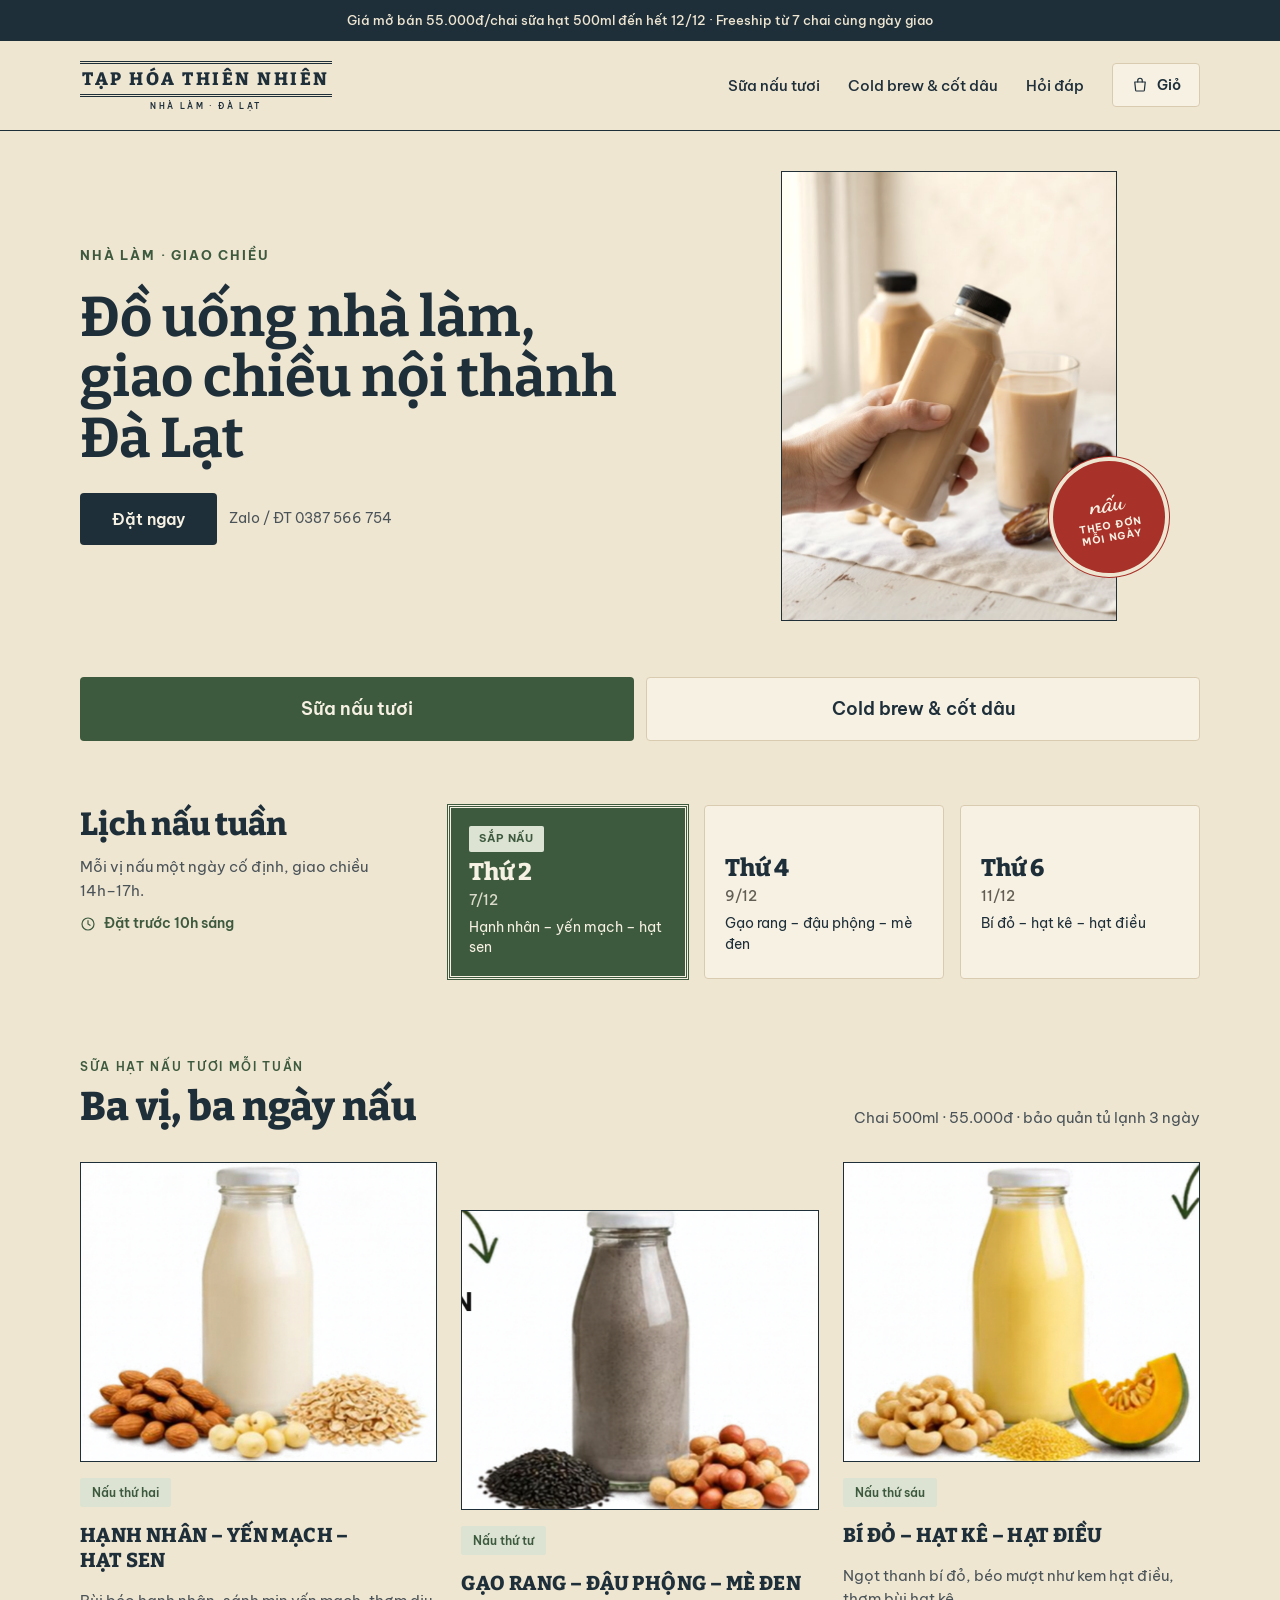
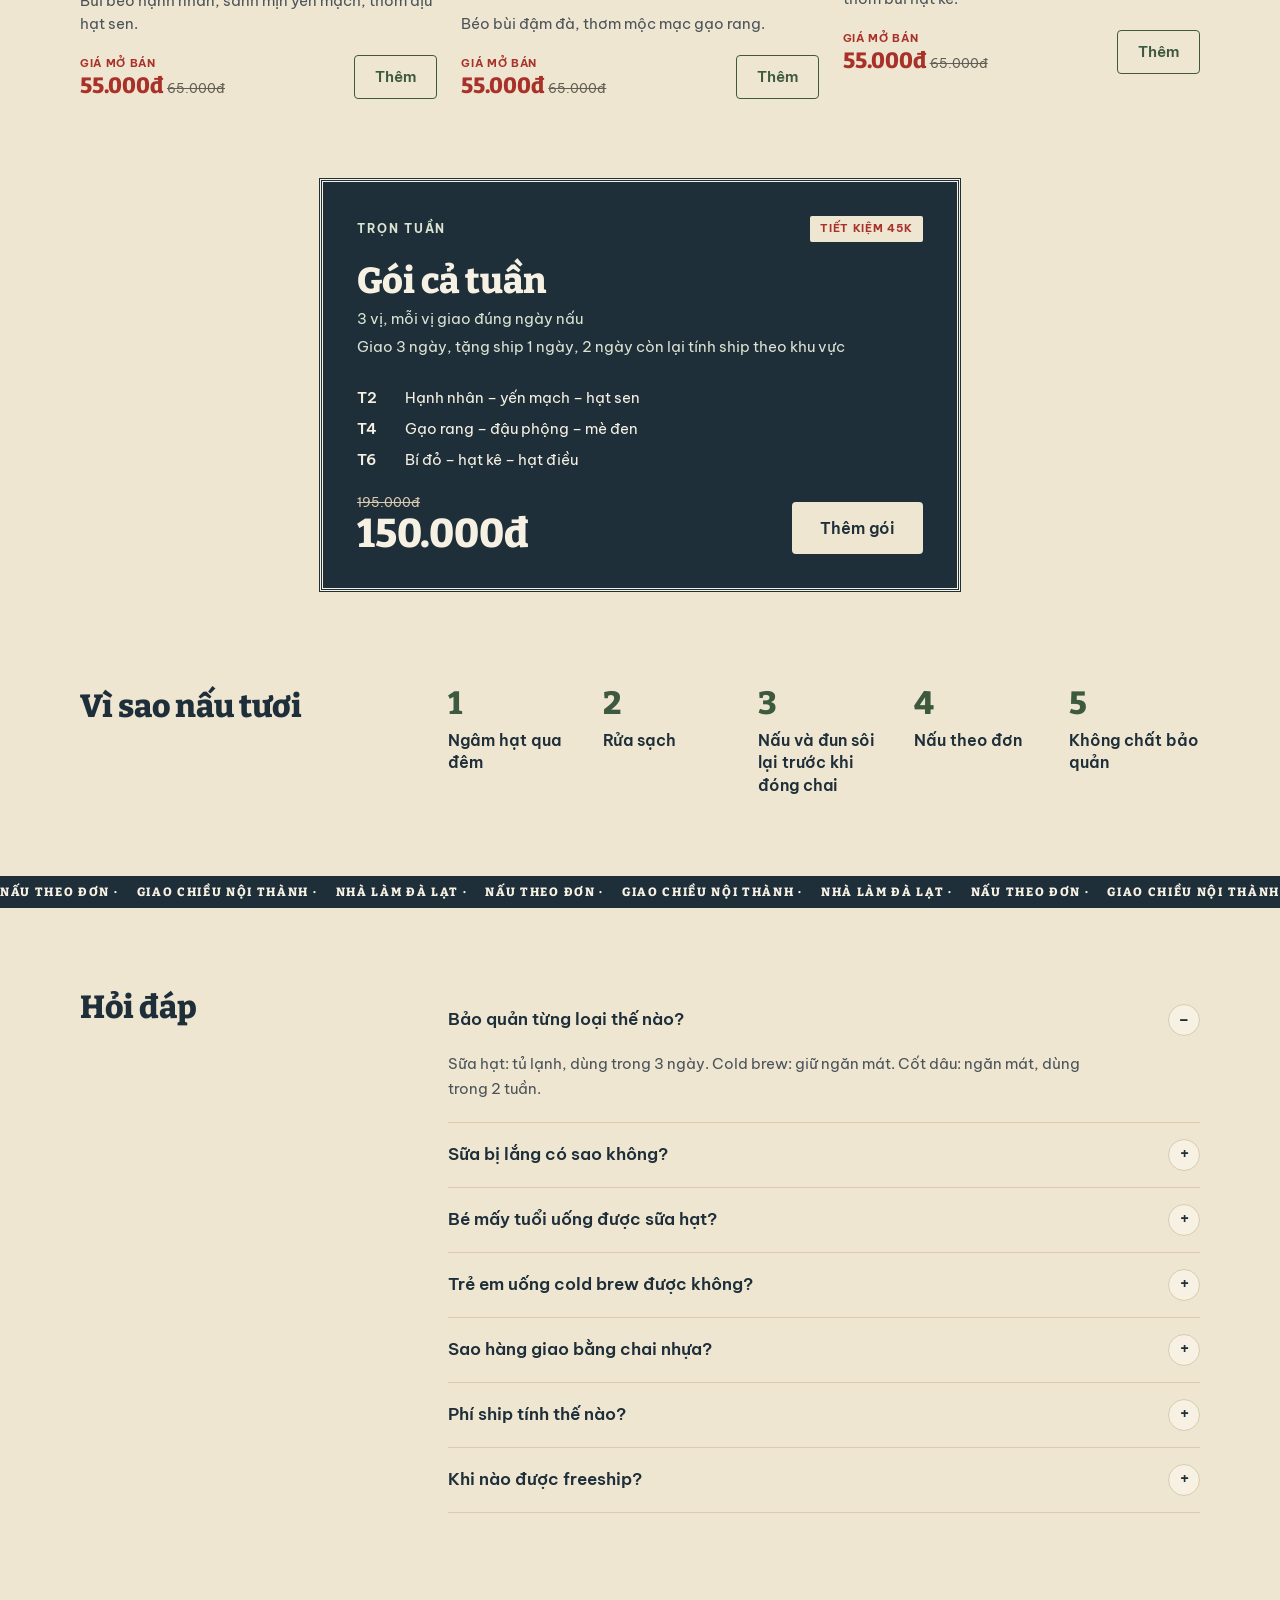
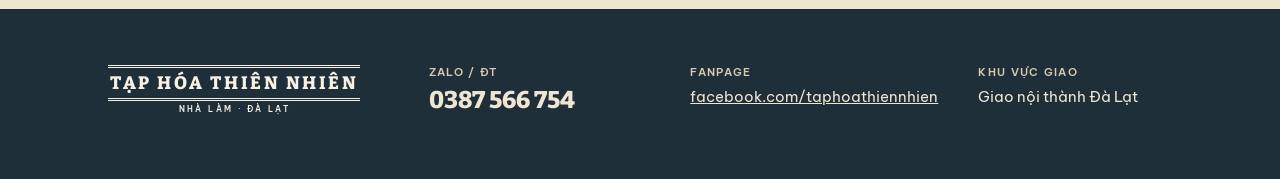
<file: index.html>
<!DOCTYPE html>
<html lang="vi">
<head>
<meta charset="utf-8">
<meta name="viewport" content="width=device-width, initial-scale=1, viewport-fit=cover">
<title>Tạp hóa thiên nhiên · Đồ uống nhà làm, giao chiều nội thành Đà Lạt</title>
<meta name="description" content="Sữa hạt nấu tươi, cold brew và cốt dâu nhà làm tại Đà Lạt. Nấu theo đơn, giao chiều 14h–17h nội thành. Freeship từ 7 chai cùng ngày giao.">
<meta name="theme-color" content="#1E2F3A">
<meta name="format-detection" content="telephone=no">

<!-- Open Graph: đổi 2 đường dẫn bên dưới nếu trang không chạy ở orcdl.github.io -->
<meta property="og:type" content="website">
<meta property="og:locale" content="vi_VN">
<meta property="og:site_name" content="Tạp hóa thiên nhiên">
<meta property="og:title" content="Tạp hóa thiên nhiên · Đồ uống nhà làm Đà Lạt">
<meta property="og:description" content="Sữa hạt nấu tươi, cold brew và cốt dâu. Nấu theo đơn, giao chiều nội thành Đà Lạt.">
<meta property="og:url" content="https://orcdl.github.io/">
<meta property="og:image" content="https://orcdl.github.io/img/og-image.jpg">
<meta property="og:image:width" content="1200">
<meta property="og:image:height" content="630">
<meta property="og:image:alt" content="Chai sữa hạt nấu tươi của Tạp hóa thiên nhiên">
<meta name="twitter:card" content="summary_large_image">

<link rel="preconnect" href="https://fonts.googleapis.com">
<link rel="preconnect" href="https://fonts.gstatic.com" crossorigin>
<link href="https://fonts.googleapis.com/css2?family=Bitter:wght@500;700;800&family=Be+Vietnam+Pro:ital,wght@0,400;0,500;0,600;0,700;1,400&family=Dancing+Script:wght@700&display=swap" rel="stylesheet">

<style>
/* ===== Token thiết kế ===== */
:root{
  /* Nền và mực */
  --color-paper:#EFE6D2;
  --color-surface:#F7F1E3;
  --color-line:#D9CBB0;
  --color-ink:#1E2F3A;
  --color-ink-hover:#2C4250;
  --color-ink-2:#4A5358;
  --color-ink-3:#625E54;
  --color-mute:#9C9584;
  --color-white:#FFFFFF;
  /* Dòng sản phẩm */
  --color-sua:#3D5A3E;
  --color-sua-deep:#2F4730;
  --color-sua-tint:#DCE3D3;
  --color-dau:#A8322A;
  --color-dau-deep:#86251F;
  --color-dau-tint:#F1D9D2;
  --overlay:rgba(30,47,58,.5);

  /* Chữ */
  --font-heading:'Bitter',Georgia,serif;
  --font-body:'Be Vietnam Pro',system-ui,-apple-system,'Segoe UI',sans-serif;
  --font-hand:'Dancing Script',cursive;
  --tracking-sign:.14em;
  --tracking-kicker:.12em;
  --fs-h1:30px;
  --fs-h2:28px;
  --fs-h2-sm:26px;
  --fs-h3:20px;
  --fs-body:15px;
  --fs-body-sm:14px;
  --fs-small:13px;
  --fs-meta:12px;
  --fs-kicker:11px;
  --fs-input:16px;

  /* Khoảng cách */
  --space-1:4px; --space-2:8px; --space-3:12px; --space-4:16px; --space-5:20px;
  --space-6:24px; --space-7:32px; --space-8:48px; --space-9:64px;
  --page-x:20px;
  --page-max:520px;

  /* Bo góc, viền, bóng, chuyển động */
  --radius-xs:2px;
  --radius-sm:4px;
  --radius-md:8px;
  --radius-round:999px;
  --frame-double:3px double var(--color-ink);
  --shadow-float:0 8px 24px rgba(30,47,58,.24);
  --tap-min:44px;
  --ease:cubic-bezier(.2,.7,.2,1);
  --dur:180ms;
}

*{box-sizing:border-box}
[hidden]{display:none!important}
html{-webkit-text-size-adjust:100%}
body{margin:0;background:var(--color-paper);color:var(--color-ink);font:400 var(--fs-body)/1.6 var(--font-body);-webkit-font-smoothing:antialiased}
body.is-locked{overflow:hidden}
h1,h2,h3,p{margin:0}
img{max-width:100%}
button{font-family:inherit;cursor:pointer;color:inherit;-webkit-tap-highlight-color:transparent}
button:active:not([disabled]){transform:scale(.98)}
button:focus-visible,a:focus-visible,summary:focus-visible{outline:2px solid var(--color-sua);outline-offset:2px}
button[disabled]{cursor:not-allowed}
.page{max-width:var(--page-max);margin:0 auto;position:relative}

/* ===== Mảnh dùng chung ===== */
.kicker{font:700 var(--fs-meta)/1.3 var(--font-body);letter-spacing:var(--tracking-sign);text-transform:uppercase;color:var(--color-sua)}
.kicker--sm{font-weight:600;font-size:var(--fs-kicker);line-height:1.25}
.kicker--dau{color:var(--color-dau)}
.label{font:600 var(--fs-kicker)/1.25 var(--font-body);letter-spacing:var(--tracking-kicker);text-transform:uppercase;color:var(--color-ink-3)}
.tag{display:inline-block;align-self:flex-start;font:600 var(--fs-kicker)/1.25 var(--font-body);padding:6px 10px;border-radius:var(--radius-xs)}
.tag--sua{background:var(--color-sua-tint);color:var(--color-sua)}
.tag--dau{background:var(--color-dau-tint);color:var(--color-dau)}
.tag--caps{font-weight:700;letter-spacing:.06em;text-transform:uppercase}
.btn{display:inline-flex;align-items:center;justify-content:center;gap:10px;min-height:48px;padding:0 22px;border-radius:var(--radius-sm);border:0;font:600 15px/1.25 var(--font-body);text-decoration:none;transition:background var(--dur) var(--ease),transform var(--dur) var(--ease)}
.btn--ink{background:var(--color-ink);color:var(--color-surface)}
.btn--ink:hover{background:var(--color-ink-hover)}
.btn--sua{background:var(--color-sua);color:var(--color-surface)}
.btn--sua:hover{background:var(--color-sua-deep)}
.btn--dau{background:var(--color-dau);color:var(--color-surface)}
.btn--dau:hover{background:var(--color-dau-deep)}
.btn--paper{background:var(--color-paper);color:var(--color-ink)}
.btn--paper:hover{background:var(--color-surface)}
.btn--light{background:var(--color-surface);color:var(--color-dau)}
.btn--outline{background:transparent;border:1.5px solid var(--color-ink);color:var(--color-ink)}
.btn--outline:hover{background:var(--color-surface)}
.btn--outline-sua{background:transparent;border:1.5px solid var(--color-sua);color:var(--color-sua)}
.btn--outline-sua:hover{background:var(--color-sua-tint)}
.btn--outline-dau{background:transparent;border:1.5px solid var(--color-dau);color:var(--color-dau)}
.btn--outline-dau:hover{background:var(--color-dau-tint)}
.btn--sm{min-height:var(--tap-min);padding:0 16px;font-size:14px}
.btn--block{width:100%;min-height:52px;font-size:16px}
.btn[disabled]{opacity:.45}
.wordmark{display:inline-flex;flex-direction:column;align-items:center;gap:4px;color:var(--color-ink);text-decoration:none}
.wordmark__name{font:800 14px/1 var(--font-heading);letter-spacing:var(--tracking-sign);text-transform:uppercase;white-space:nowrap;border-top:3px double currentColor;border-bottom:3px double currentColor;padding:5px 2px}
.wordmark__sub{font:600 8px/1 var(--font-body);letter-spacing:.3em;text-transform:uppercase;white-space:nowrap}
.stepper{display:inline-flex;align-items:center;border:1px solid var(--color-line);border-radius:var(--radius-sm);background:var(--color-paper)}
.stepper button{width:44px;height:44px;border:0;background:transparent;font:500 20px/1.25 var(--font-body);color:var(--color-ink)}
.stepper button[disabled]{color:var(--color-mute)}
.stepper span{width:36px;text-align:center;font:700 16px/1.25 var(--font-body)}
.stepper--sm button{height:40px;font-size:18px}
.stepper--sm span{width:28px;font-size:14px}

/* ===== Đầu trang ===== */
.announce{background:var(--color-ink);color:var(--color-paper);font:500 var(--fs-meta)/1.3 var(--font-body);text-align:center;padding:10px 16px}
.topbar{display:flex;align-items:center;justify-content:space-between;padding:12px var(--page-x)}
.topbar__nav{display:none}
.cartbtn{min-width:44px;height:44px;border-radius:var(--radius-sm);border:1px solid var(--color-line);background:var(--color-surface);display:flex;align-items:center;justify-content:center;gap:8px;position:relative;color:var(--color-ink)}
.cartbtn__label{display:none}
.cartbtn__badge{position:absolute;top:-4px;right:-4px;min-width:20px;height:20px;padding:0 4px;border-radius:var(--radius-round);background:var(--color-dau);color:#fff;font:700 11px/20px var(--font-body);text-align:center}
.hero{padding:8px var(--page-x) 24px;display:flex;flex-direction:column;gap:16px}
.hero__text{display:flex;flex-direction:column;gap:16px}
.hero h1{font:700 var(--fs-h1)/1.15 var(--font-heading);text-wrap:pretty}
.hero__cta{display:flex;gap:12px;align-items:center}
.hero__cta .btn{padding:0 28px}
.hero__phone{display:none}
.hero__figure{position:relative;align-self:center;width:240px}
.hero__figure img{width:240px;height:auto;aspect-ratio:672/900;object-fit:cover;display:block;border:1px solid var(--color-ink);filter:sepia(.12)}
.stamp{position:absolute;right:-28px;bottom:28px;width:84px;height:84px;border-radius:var(--radius-round);background:var(--color-dau);color:var(--color-surface);display:flex;flex-direction:column;align-items:center;justify-content:center;gap:2px;transform:rotate(-10deg);box-shadow:0 0 0 3px var(--color-paper),0 0 0 4px var(--color-dau)}
.stamp__hand{font:700 18px/1 var(--font-hand)}
.stamp__text{font:700 8px/1.2 var(--font-body);letter-spacing:.12em;text-align:center}
.tabs{padding:0 var(--page-x);display:grid;grid-template-columns:1fr 1fr;gap:8px;scroll-margin-top:12px}
.tabs.is-top{padding-top:8px}
.tab{min-height:56px;padding:0 4px;border-radius:var(--radius-sm);border:1px solid var(--color-line);background:var(--color-surface);color:var(--color-ink);font:600 15px/1.2 var(--font-body);transition:background var(--dur) var(--ease)}
.tab[aria-selected="true"]{border-color:transparent;color:var(--color-surface)}
.tab--sua[aria-selected="true"]{background:var(--color-sua)}
.tab--dau[aria-selected="true"]{background:var(--color-dau)}

/* ===== Tab Sữa nấu tươi ===== */
.sec{padding:48px var(--page-x) 0;display:flex;flex-direction:column;gap:16px}
.sec h2{font:800 var(--fs-h2)/1.2 var(--font-heading)}
.schedule{padding-top:40px}
.schedule__head{display:flex;align-items:baseline;justify-content:space-between;gap:12px}
.schedule__head h2{font-size:24px}
.schedule__lead{display:none}
.cutoff{display:flex;align-items:center;gap:6px;font:500 var(--fs-small)/1.25 var(--font-body);color:var(--color-sua)}
.cutoff svg{flex:none;align-self:center}
.schedule__grid{display:grid;grid-template-columns:repeat(3,minmax(0,1fr));gap:8px}
.cook{background:var(--color-surface);border:1px solid var(--color-line);border-radius:var(--radius-sm);padding:12px;display:flex;flex-direction:column;gap:6px;min-height:132px}
.cook__tag{height:20px;align-self:flex-start}
.cook__day{font:800 18px/1.1 var(--font-heading)}
.cook__date{font:500 var(--fs-meta)/1.25 var(--font-body);color:var(--color-ink-3)}
.cook__flavor{font:400 var(--fs-meta)/1.35 var(--font-body)}
.cook.is-soon{background:var(--color-sua);color:var(--color-surface);border:3px double var(--color-surface);outline:1px solid var(--color-sua);border-radius:0;padding:10px}
.cook.is-soon .cook__tag{height:auto;background:var(--color-sua-tint);color:var(--color-sua);font:700 10px/1.25 var(--font-body);letter-spacing:.08em;text-transform:uppercase;padding:5px 8px;border-radius:var(--radius-xs)}
.cook.is-soon .cook__date{color:inherit;opacity:.85}
.nuts__head{gap:8px}
.nuts__head>div{display:flex;flex-direction:column;gap:8px}
.nuts__sub{font:400 var(--fs-body-sm)/1.5 var(--font-body);color:var(--color-ink-2)}
.nuts{padding:20px var(--page-x) 0;display:flex;flex-direction:column}
.nut__row{display:flex;gap:16px;align-items:center}
.nut:nth-child(even) .nut__row{flex-direction:row-reverse}
.nut__img{width:140px;height:168px;flex:none;background:var(--color-white);border:1px solid var(--color-ink);overflow:hidden}
.nut__img img{width:100%;height:100%;object-fit:cover;display:block}
.nut__body{flex:1;min-width:0;display:flex;flex-direction:column;gap:8px}
.nut__name{font:800 16px/1.25 var(--font-heading);text-transform:uppercase;letter-spacing:.02em;text-wrap:pretty}
.nut__desc{font:400 var(--fs-small)/1.5 var(--font-body);color:var(--color-ink-2)}
.nut__buy{display:flex;align-items:center;justify-content:space-between;gap:8px;padding-top:4px}
.nut__price{font:800 18px/1 var(--font-heading);color:var(--color-dau)}
.nut__prices{display:flex;flex-direction:column;gap:4px}
.nut__promo{font:700 var(--fs-kicker)/1.25 var(--font-body);letter-spacing:.06em;text-transform:uppercase;color:var(--color-dau)}
.nut__old{font:400 var(--fs-small)/1 var(--font-body);color:var(--color-ink-3)}
.nut__arrow{display:flex;justify-content:center;padding:4px 0}
.nut:nth-child(even) .nut__arrow svg{transform:scaleX(-1)}
.duo{display:flex;flex-direction:column}
.pack-wrap{padding:40px var(--page-x) 0}
.pack{background:var(--color-ink);color:var(--color-surface);border:3px double var(--color-surface);outline:1px solid var(--color-ink);padding:22px;display:flex;flex-direction:column;gap:16px}
.pack__top{display:flex;align-items:center;justify-content:space-between;gap:12px}
.pack__kicker{font:700 var(--fs-meta)/1.3 var(--font-body);letter-spacing:var(--tracking-sign);text-transform:uppercase;color:var(--color-sua-tint)}
.pack__save{background:var(--color-paper);color:var(--color-dau);font:700 var(--fs-kicker)/1.25 var(--font-body);letter-spacing:.06em;text-transform:uppercase;padding:6px 10px;border-radius:var(--radius-xs)}
.pack__title{display:flex;flex-direction:column;gap:6px}
.pack__name{font:800 28px/1.15 var(--font-heading)}
.pack__lead{font:400 var(--fs-body-sm)/1.5 var(--font-body);color:var(--color-sua-tint)}
.pack__list{display:flex;flex-direction:column;gap:8px;font:400 var(--fs-small)/1.4 var(--font-body)}
.pack__list div{display:flex;gap:12px}
.pack__list b{width:36px;flex:none;font-weight:600}
.pack__buy{display:flex;align-items:flex-end;justify-content:space-between;gap:12px;padding-top:4px}
.pack__prices{display:flex;flex-direction:column;gap:4px}
.pack__old{font:400 var(--fs-small)/1.25 var(--font-body);color:var(--color-line);text-decoration:line-through}
.pack__price{font:800 32px/1 var(--font-heading)}
.daily{padding:48px var(--page-x) 0;display:flex;flex-direction:column;gap:16px}
.daily__card{background:var(--color-surface);border:var(--frame-double);overflow:hidden}
.daily__img img{width:100%;height:auto;aspect-ratio:275/183;object-fit:cover;display:block}
.daily__body{padding:20px;display:flex;flex-direction:column;gap:10px}
.daily__kicker{display:none}
.daily__name{font:800 24px/1.2 var(--font-heading)}
.daily__unit{font:500 var(--fs-small)/1.25 var(--font-body);color:var(--color-ink-3)}
.daily__desc{font:400 var(--fs-body-sm)/1.6 var(--font-body);color:var(--color-ink-2)}
.daily__buy{display:flex;align-items:flex-end;justify-content:space-between;gap:12px;padding-top:6px}
.daily__prices{display:flex;flex-direction:column;gap:6px}
.daily__price{font:800 26px/1 var(--font-heading);color:var(--color-dau)}
.daily__tier{font:500 var(--fs-meta)/1.3 var(--font-body);color:var(--color-dau)}
.why{padding-top:56px;gap:20px}
.why h2,.faq h2{font-size:var(--fs-h2-sm)}
.why__list{display:flex;flex-direction:column;gap:16px}
.why__item{display:flex;gap:16px;align-items:baseline}
.why__n{font:800 22px/1 var(--font-heading);color:var(--color-sua);width:24px;flex:none}
.why__t{font:600 16px/1.35 var(--font-body)}

/* ===== Tab Cold brew & cốt dâu ===== */
.cb-intro{padding-top:24px}
.cb-intro__head{display:flex;gap:16px;align-items:flex-start}
.cb-intro__title{flex:1;display:flex;flex-direction:column;gap:8px}
.cb-intro h2{line-height:1.15}
.cb-intro__img{width:96px;height:96px;border-radius:var(--radius-round);object-fit:cover;flex:none;background:var(--color-white)}
.cb-intro p{font:400 var(--fs-body-sm)/1.65 var(--font-body);color:var(--color-ink-2)}
.notice{display:flex;align-items:center;gap:8px;background:var(--color-dau-tint);color:var(--color-dau);border-radius:var(--radius-sm);padding:12px 14px;font:600 var(--fs-small)/1.4 var(--font-body)}
.notice svg{flex:none}
.menu{padding:32px 0 0;display:flex;flex-direction:column}
.menu__row{display:flex;gap:12px;align-items:flex-start;padding:14px var(--page-x)}
.menu__n{font:800 17px/1.4 var(--font-heading);color:var(--color-dau);width:16px;flex:none}
.menu__body{flex:1;min-width:0;display:flex;flex-direction:column;gap:4px}
.menu__line{display:flex;justify-content:space-between;gap:8px;align-items:baseline}
.menu__name{font:800 17px/1.3 var(--font-heading)}
.menu__price{font:800 20px/1 var(--font-heading);flex:none}
.menu__desc{font:400 var(--fs-small)/1.45 var(--font-body);color:var(--color-ink-2)}
.menu__sub{font:500 var(--fs-kicker)/1.4 var(--font-body);color:var(--color-ink-2);flex:none}
.menu__add{width:44px;height:44px;flex:none;border-radius:var(--radius-sm);border:1.5px solid var(--color-dau);background:transparent;color:var(--color-dau);font:500 22px/1.25 var(--font-body)}
.menu__add:hover{background:var(--color-dau-tint)}
.menu__row.is-hot{padding:18px var(--page-x);background:var(--color-dau);color:var(--color-surface);margin:6px 0}
.menu__row.is-hot .menu__n{color:inherit}
.menu__row.is-hot .menu__body{gap:6px}
.menu__row.is-hot .menu__line{align-items:center}
.menu__row.is-hot .menu__titlewrap{display:flex;align-items:center;gap:8px;flex-wrap:wrap}
.menu__row.is-hot .menu__name{font-size:19px}
.menu__row.is-hot .menu__price{font-size:24px}
.menu__row.is-hot .menu__desc,.menu__row.is-hot .menu__sub{color:var(--color-dau-tint)}
.menu__row.is-hot .menu__add{border:0;background:var(--color-surface)}
.hot-tag{background:var(--color-surface);color:var(--color-dau);font:700 10px/1.25 var(--font-body);letter-spacing:.12em;text-transform:uppercase;padding:5px 7px;border-radius:var(--radius-xs)}
.hot-tag--solid{background:var(--color-dau);color:var(--color-surface)}
.syrup{gap:12px}
.syrup h2{line-height:1.15}
.syrup__big{background:var(--color-dau);color:var(--color-surface);border-radius:var(--radius-sm);padding:20px;display:flex;flex-direction:column;gap:14px;margin-top:8px}
.syrup__bigtop{display:flex;justify-content:space-between;align-items:flex-start}
.syrup__best{background:var(--color-ink);color:var(--color-surface);font:700 var(--fs-kicker)/1.25 var(--font-body);letter-spacing:.12em;text-transform:uppercase;padding:7px 11px;border-radius:var(--radius-xs)}
.syrup__bigtop .btn{padding:0 18px}
.syrup__bigrow{display:flex;justify-content:space-between;align-items:flex-end}
.syrup__bigsize{font:700 44px/1.25 var(--font-body);letter-spacing:-.02em}
.syrup__bigprice{font:700 56px/.9 var(--font-body);letter-spacing:-.03em}
.syrup__yield{align-self:flex-start;background:rgba(247,241,227,.18);font:600 var(--fs-small)/1.25 var(--font-body);padding:8px 12px;border-radius:var(--radius-xs)}
.syrup__grid{display:grid;grid-template-columns:1fr 1fr;gap:10px}
.syrup__card{background:var(--color-surface);border:1px solid var(--color-line);border-radius:var(--radius-sm);padding:16px;display:flex;flex-direction:column;gap:10px}
.syrup__cardtop{display:flex;justify-content:space-between;align-items:baseline;gap:6px}
.syrup__size{font:700 20px/1.25 var(--font-body)}
.syrup__price{font:700 24px/1.25 var(--font-body);color:var(--color-dau)}
.syrup__cardyield{font:400 var(--fs-small)/1.25 var(--font-body);color:var(--color-ink-2)}
.syrup__info{display:flex;gap:14px;align-items:flex-start;padding-top:8px}
.syrup__info img{width:96px;height:112px;border-radius:var(--radius-sm);object-fit:cover;flex:none}
.syrup__info div{display:flex;flex-direction:column;gap:8px;font:400 var(--fs-small)/1.55 var(--font-body);color:var(--color-ink-2)}
.syrup__info b{font-weight:600;color:var(--color-ink)}
.beans__lead{font:italic 400 var(--fs-body-sm)/1.4 var(--font-body);color:var(--color-ink-2);margin-top:-8px}
.bean{display:flex;flex-direction:column;gap:4px}
.bean__top{display:flex;align-items:center;gap:8px;flex-wrap:wrap}
.bean__name{font:800 18px/1.3 var(--font-heading)}
.bean__top .tag{padding:5px 9px}
.bean__desc{font:400 var(--fs-small)/1.5 var(--font-body);color:var(--color-ink-2)}
.steps{gap:20px}
.steps__head{display:flex;flex-direction:column;gap:8px}
.steps h2{font-size:var(--fs-h2-sm)}
.steps__wrap{display:flex;gap:16px}
.steps__list{flex:1;display:flex;flex-direction:column;gap:22px}
.steps__wrap>img{width:96px;height:260px;object-fit:cover;border-radius:var(--radius-sm);flex:none;background:var(--color-white)}
.step{display:flex;gap:12px}
.step__n{font:800 40px/1 var(--font-heading);color:var(--color-dau);width:26px;flex:none}
.step__body{display:flex;flex-direction:column;gap:4px}
.step__tag{display:flex;align-items:center;gap:6px;font:700 var(--fs-kicker)/1.25 var(--font-body);letter-spacing:.1em;text-transform:uppercase;color:var(--color-dau)}
.step__icon{width:24px;height:24px;border-radius:var(--radius-round);background:var(--color-dau-tint);display:flex;align-items:center;justify-content:center;font:400 13px/1.25 var(--font-body);letter-spacing:0}
.step__t{font:800 16px/1.3 var(--font-heading)}
.step__d{font:400 var(--fs-small)/1.5 var(--font-body);color:var(--color-ink-2)}

/* ===== Phần dùng chung cuối trang ===== */
.ticker{margin-top:48px;display:flex;gap:18px;white-space:nowrap;overflow:hidden;background:var(--color-ink);color:var(--color-surface);padding:10px 0;font:800 var(--fs-meta)/1 var(--font-heading);letter-spacing:var(--tracking-sign);text-transform:uppercase}
.ticker span{flex:none}
.faq__list{display:flex;flex-direction:column}
.faq__item{border-bottom:1px solid var(--color-line)}
.faq__q{width:100%;min-height:56px;padding:12px 0;border:0;background:transparent;display:flex;align-items:center;justify-content:space-between;gap:12px;text-align:left;color:var(--color-ink);font:600 15px/1.4 var(--font-body)}
.faq__q:active{transform:none!important}
.faq__icon{width:28px;height:28px;flex:none;border-radius:var(--radius-round);background:var(--color-surface);border:1px solid var(--color-line);display:flex;align-items:center;justify-content:center;font:500 16px/1.25 var(--font-body)}
.faq__a{padding:0 40px 16px 0;font:400 var(--fs-body-sm)/1.6 var(--font-body);color:var(--color-ink-2)}
.footer{margin-top:56px;background:var(--color-ink);color:var(--color-paper);padding:32px var(--page-x) 112px;display:flex;flex-direction:column;gap:20px}
.footer .wordmark{color:var(--color-surface);align-self:flex-start}
.footer .wordmark__name{font-size:16px}
.footer__cols{display:flex;flex-direction:column;gap:14px;font:400 var(--fs-body-sm)/1.5 var(--font-body)}
.footer__col{display:flex;flex-direction:column;gap:2px}
.footer__label{font:600 var(--fs-kicker)/1.4 var(--font-body);letter-spacing:var(--tracking-kicker);text-transform:uppercase;color:var(--color-line)}
.footer__phone{font:800 24px/1.2 var(--font-heading);color:inherit;text-decoration:none}
.footer a{color:var(--color-paper)}
.cartbar{position:fixed;left:12px;right:12px;bottom:calc(16px + env(safe-area-inset-bottom,0px));max-width:calc(var(--page-max) - 24px);margin:0 auto;z-index:20;background:var(--color-ink);color:var(--color-surface);border-radius:var(--radius-sm);padding:8px 8px 8px 18px;display:flex;align-items:center;justify-content:space-between;gap:16px;box-shadow:var(--shadow-float)}
.cartbar__info{display:flex;flex-direction:column;gap:3px}
.cartbar__count{font:500 var(--fs-meta)/1.25 var(--font-body);color:var(--color-line)}
.cartbar__total{font:700 17px/1.25 var(--font-body)}

/* ===== Bottom sheet ===== */
.overlay{position:fixed;inset:0;z-index:40;background:var(--overlay);opacity:0;transition:opacity var(--dur) var(--ease)}
.overlay.is-open{opacity:1}
.sheet{position:fixed;left:0;right:0;bottom:0;z-index:41;max-width:var(--page-max);margin:0 auto;max-height:92vh;max-height:92dvh;overflow-y:auto;overscroll-behavior:contain;background:var(--color-surface);border-radius:var(--radius-md) var(--radius-md) 0 0;display:flex;flex-direction:column;transform:translateY(100%);transition:transform var(--dur) var(--ease);padding-bottom:env(safe-area-inset-bottom,0px);--accent:var(--color-sua);--accent-deep:var(--color-sua-deep);--accent-tint:var(--color-sua-tint)}
.sheet.is-open{transform:translateY(0)}
.sheet.is-dragging{transition:none}
.sheet[data-accent="dau"]{--accent:var(--color-dau);--accent-deep:var(--color-dau-deep);--accent-tint:var(--color-dau-tint)}
.sheet__grab{display:flex;justify-content:center;padding:10px 0 2px;touch-action:none}
.sheet__grab span{width:40px;height:4px;border-radius:var(--radius-round);background:var(--color-line)}
.sheet__head{display:flex;gap:14px;align-items:flex-start;padding:8px var(--page-x) 0}
.sheet__img{width:72px;height:72px;border-radius:var(--radius-sm);object-fit:cover;background:var(--color-white);flex:none}
.sheet__title{flex:1;min-width:0;display:flex;flex-direction:column;gap:4px}
.sheet__nameline{display:flex;align-items:center;gap:8px;flex-wrap:wrap}
.sheet__name{font:800 19px/1.25 var(--font-heading)}
.sheet__name--lg{font-size:22px;line-height:1.2}
.sheet__sub{font:400 var(--fs-small)/1.4 var(--font-body);color:var(--color-ink-2)}
.sheet__close{width:44px;height:44px;flex:none;border-radius:var(--radius-round);border:1px solid var(--color-line);background:var(--color-paper);font:400 20px/1.25 var(--font-body);color:var(--color-ink)}
.sheet__block{padding:24px var(--page-x) 0;display:flex;flex-direction:column;gap:10px}
.sheet__block--flush{padding-left:0;padding-right:0}
.sheet__block--flush .sheet__blockhead{padding:0 var(--page-x)}
.sheet__blockhead{display:flex;justify-content:space-between;align-items:baseline;gap:12px}
.sheet__hint{font:400 var(--fs-meta)/1.25 var(--font-body);color:var(--color-ink-2);text-align:right}
.opt{width:100%;min-height:56px;border:1px solid var(--color-line);border-radius:var(--radius-sm);padding:12px 14px;display:flex;align-items:center;gap:12px;background:transparent;text-align:left;color:var(--color-ink)}
.opt:active{transform:none!important}
.opt__dot{width:20px;height:20px;border-radius:var(--radius-round);border:1.5px solid var(--color-mute);flex:none}
.opt__text{flex:1;display:flex;flex-direction:column;gap:2px}
.opt__name{font:600 15px/1.2 var(--font-body)}
.opt__name i{font-style:normal;font-weight:400;color:var(--color-ink-2)}
.opt__desc{font:400 var(--fs-meta)/1.4 var(--font-body);color:var(--color-ink-2)}
.opt__out{background:var(--color-ink);color:var(--color-surface);font:600 var(--fs-kicker)/1.25 var(--font-body);padding:6px 9px;border-radius:var(--radius-xs);flex:none}
.opt.is-on{border:2px solid var(--accent);background:var(--accent-tint);padding:11px 13px}
.opt.is-on .opt__dot{border:6px solid var(--accent);background:var(--color-surface)}
.opt[disabled]{opacity:.45}
.chips{display:flex;gap:8px;overflow-x:auto;padding:0 var(--page-x) 2px;scrollbar-width:none;-webkit-overflow-scrolling:touch}
.chips::-webkit-scrollbar{display:none}
.chips--grid{display:grid;grid-template-columns:repeat(3,1fr);padding:0;overflow:visible}
.chip{flex:none;min-width:64px;min-height:56px;padding:0 6px;border-radius:var(--radius-sm);border:1px solid var(--color-line);background:var(--color-paper);color:var(--color-ink);display:flex;flex-direction:column;align-items:center;justify-content:center;gap:3px}
.chip small{font:500 var(--fs-kicker)/1.25 var(--font-body);color:var(--color-ink-3)}
.chip b{font:700 15px/1.25 var(--font-body)}
.chips--grid .chip{min-height:64px;gap:4px}
.chip.is-on{background:var(--accent);border-color:var(--accent);color:var(--color-surface)}
.chip.is-on small{color:inherit}
.chip.is-closed{border-style:dashed;background:transparent;opacity:.45}
.chip.is-closed small{color:inherit}
.chip.is-closed b{text-decoration:line-through}
.sheet__note{display:flex;align-items:center;gap:6px;font:500 var(--fs-meta)/1.4 var(--font-body);color:var(--color-sua)}
.sheet__note svg{flex:none}
.sheet__note--ship{color:var(--color-ink-2)}
.packdates{display:flex;flex-direction:column;gap:6px;font:400 var(--fs-small)/1.4 var(--font-body);color:var(--color-ink-2)}
.packdates div{display:flex;gap:10px}
.packdates b{width:64px;flex:none;font-weight:600;color:var(--color-ink)}
.sheet__qty{padding:24px var(--page-x) 0;display:flex;justify-content:space-between;align-items:center}
.tierbox{margin:16px var(--page-x) 0;background:var(--color-sua-tint);border-radius:var(--radius-sm);padding:12px 14px;display:flex;justify-content:space-between;align-items:center;gap:12px}
.tierbox div{display:flex;flex-direction:column;gap:3px;color:var(--color-sua)}
.tierbox b{font:600 var(--fs-small)/1.3 var(--font-body)}
.tierbox span{font:400 var(--fs-meta)/1.3 var(--font-body)}
.tierbox s{font:400 var(--fs-small)/1.25 var(--font-body);color:var(--color-ink-2);flex:none}
.sheet__foot{padding:24px var(--page-x) 28px}
.tierbox+.sheet__foot{padding-top:20px}
.sheet__add{background:var(--accent);color:var(--color-surface)}
.sheet__add:hover:not([disabled]){background:var(--accent-deep)}

/* ===== Giỏ hàng ===== */
.subhead{display:flex;align-items:center;gap:8px;padding:16px 12px 8px}
.subhead__back{width:44px;height:44px;border:0;background:transparent;font:400 22px/1.25 var(--font-body);color:var(--color-ink)}
.subhead__title{font:800 22px/1.2 var(--font-heading)}
.subhead__count{font:500 var(--fs-small)/1.25 var(--font-body);color:var(--color-ink-3)}
.slips{padding:8px var(--page-x) 0;display:flex;flex-direction:column;gap:20px}
.slip{background:var(--color-surface);border:1px solid var(--color-ink);border-radius:var(--radius-sm);padding:16px;display:flex;flex-direction:column;gap:14px}
.slip__head{display:flex;justify-content:space-between;align-items:center;gap:8px;border-bottom:1px solid var(--color-ink);padding-bottom:10px}
.slip__headtext{display:flex;flex-direction:column;gap:4px}
.slip__title{font:800 14px/1.2 var(--font-heading);letter-spacing:.1em;text-transform:uppercase}
.slip__time{font:400 var(--fs-meta)/1.25 var(--font-body);color:var(--color-ink-3)}
.slip__free{background:var(--color-sua);color:var(--color-surface);font:700 var(--fs-kicker)/1.25 var(--font-body);letter-spacing:.06em;text-transform:uppercase;padding:6px 10px;border-radius:var(--radius-xs);flex:none}
.line{display:flex;gap:12px;align-items:flex-start}
.line__img{width:52px;height:52px;border-radius:var(--radius-sm);object-fit:cover;background:var(--color-white);flex:none}
.line__body{flex:1;min-width:0;display:flex;flex-direction:column;gap:8px}
.line__top{display:flex;justify-content:space-between;gap:8px}
.line__name{font:600 var(--fs-body-sm)/1.35 var(--font-body)}
.line__total{font:700 var(--fs-body-sm)/1.35 var(--font-body);flex:none}
.line__meta{font:400 var(--fs-meta)/1.35 var(--font-body);color:var(--color-ink-3);margin-top:-4px}
.line__saved{font:500 var(--fs-meta)/1.3 var(--font-body);color:var(--color-sua);margin-top:-4px}
.line__ctl{display:flex;justify-content:space-between;align-items:center}
.line__del{min-height:44px;padding:0 6px;border:0;background:transparent;display:flex;align-items:center;gap:6px;color:var(--color-ink-3);font:500 var(--fs-small)/1.25 var(--font-body)}
.meter{display:flex;flex-direction:column;gap:6px}
.meter__cells{display:flex;gap:4px}
.meter__cells i{flex:1;height:8px;border:1px solid var(--color-sua)}
.meter__cells i.is-full{background:var(--color-sua)}
.meter__note{font:500 var(--fs-meta)/1.3 var(--font-body);color:var(--color-sua)}
.slip__warn{display:flex;gap:6px;font:500 var(--fs-meta)/1.4 var(--font-body);color:var(--color-dau)}
.slip__warn svg{flex:none;margin-top:1px}
.totals{padding:24px var(--page-x) 0;display:flex;flex-direction:column;gap:6px}
.totals__row{display:flex;justify-content:space-between;align-items:baseline}
.totals__label{font:600 16px/1.25 var(--font-body)}
.totals__sum{font:800 26px/1 var(--font-heading)}
.totals__sub{display:flex;justify-content:space-between;align-items:baseline;gap:12px;font:400 var(--fs-body-sm)/1.4 var(--font-body);color:var(--color-ink-2)}
.totals__sub span:last-child{flex:none;font-weight:600;color:var(--color-ink)}
.totals__sub + .totals__row{padding-top:10px;margin-top:4px;border-top:1px solid var(--color-line)}
.totals__note{font:400 var(--fs-meta)/1.5 var(--font-body);color:var(--color-ink-2)}
.form{border:0;margin:0;min-width:0;padding:32px var(--page-x) 0;display:flex;flex-direction:column;gap:16px;transition:opacity var(--dur) var(--ease)}
.form h3{font:800 var(--fs-h3)/1.2 var(--font-heading)}
.form[disabled]{opacity:.55}
.field{display:flex;flex-direction:column;gap:6px}
.field__label{font:600 var(--fs-small)/1.25 var(--font-body)}
.field__label i{font-style:normal;font-weight:400;color:var(--color-ink-3)}
.field input,.field textarea{width:100%;min-height:48px;border-radius:var(--radius-sm);border:1px solid var(--color-line);background:var(--color-surface);padding:0 14px;font:400 var(--fs-input)/1.25 var(--font-body);color:var(--color-ink);outline:none;-webkit-appearance:none;appearance:none}
.field textarea{min-height:88px;padding:12px 14px;line-height:1.5;resize:none}
.field input::placeholder,.field textarea::placeholder{color:var(--color-mute)}
.field input:focus,.field textarea:focus{border:1.5px solid var(--color-sua);box-shadow:0 0 0 3px var(--color-sua-tint)}
.field.is-error input{border:1.5px solid var(--color-dau);box-shadow:0 0 0 3px var(--color-dau-tint)}
.field__error{display:flex;align-items:center;gap:6px;font:500 var(--fs-meta)/1.4 var(--font-body);color:var(--color-dau)}
.field__error svg{flex:none}
.submit{padding:24px var(--page-x) calc(28px + env(safe-area-inset-bottom,0px))}
.btn.is-loading{opacity:.8;cursor:progress}
.spinner{width:18px;height:18px;border-radius:var(--radius-round);border:2px solid rgba(251,247,240,.3);border-top-color:var(--color-surface);animation:spin .8s linear infinite}
@keyframes spin{to{transform:rotate(360deg)}}
.empty{min-height:440px;display:flex;flex-direction:column;align-items:center;justify-content:center;gap:16px;padding:24px 40px 40px;text-align:center}
.empty__art{width:112px;height:112px;border-radius:var(--radius-round);background:var(--color-sua-tint);display:flex;align-items:center;justify-content:center}
.empty__title{font:800 20px/1.3 var(--font-heading)}
.empty__text{font:400 var(--fs-body-sm)/1.5 var(--font-body);color:var(--color-ink-2)}
.empty .btn{padding:0 24px}

.form{--accent:var(--color-sua);--accent-tint:var(--color-sua-tint)}
.pay{display:flex;flex-direction:column;gap:10px}
.field.is-error .opt{border-color:var(--color-dau)}
.opt__fee{font:700 15px/1.2 var(--font-body);flex:none}
.field__hint{font:400 var(--fs-meta)/1.5 var(--font-body);color:var(--color-ink-2)}
.paybox{background:var(--color-surface);border:1px solid var(--color-ink);border-radius:var(--radius-sm);padding:16px;display:flex;flex-direction:column;gap:14px}
.paybox__title{font:800 14px/1.2 var(--font-heading);letter-spacing:.1em;text-transform:uppercase;border-bottom:1px solid var(--color-ink);padding-bottom:10px}
.paybox__qr{align-self:center;width:220px;max-width:100%;height:auto;border-radius:var(--radius-sm);display:block}
.paybox__rows{display:flex;flex-direction:column;gap:10px}
.paybox__row{display:flex;justify-content:space-between;align-items:center;gap:12px}
.paybox__text{display:flex;flex-direction:column;gap:3px;min-width:0}
.paybox__value{font:700 16px/1.3 var(--font-body);overflow-wrap:anywhere}
.paybox__value--price{font:800 20px/1.1 var(--font-heading);color:var(--color-dau)}
.paybox__note{font:400 var(--fs-meta)/1.5 var(--font-body);color:var(--color-ink-2)}

/* ===== Cảm ơn và lỗi ===== */
.result{padding:48px var(--page-x) 28px;display:flex;flex-direction:column;gap:24px;min-height:100vh;min-height:100dvh}
.result--error{gap:20px}
.result__head{display:flex;flex-direction:column;gap:12px}
.result__icon{width:56px;height:56px;border-radius:var(--radius-round);background:var(--color-sua);display:flex;align-items:center;justify-content:center}
.result__icon--error{background:var(--color-dau-tint)}
.result h2{font:800 var(--fs-h2)/1.2 var(--font-heading)}
.result--error h2{font-size:var(--fs-h2-sm)}
.result__lead{font:400 var(--fs-body)/1.6 var(--font-body);color:var(--color-ink-2)}
.codebox{display:flex;justify-content:space-between;align-items:center;gap:12px;background:var(--color-surface);border:var(--frame-double);padding:12px 14px}
.codebox__text{display:flex;flex-direction:column;gap:4px}
.codebox__code{font:700 20px/1.25 var(--font-body);letter-spacing:.04em}
.codebox__copy{min-height:44px;padding:0 14px;border-radius:var(--radius-sm);border:1px solid var(--color-line);background:var(--color-paper);font:600 var(--fs-small)/1.25 var(--font-body);color:var(--color-ink);flex:none}
.summary{display:flex;flex-direction:column;gap:16px}
.summary__day{display:flex;flex-direction:column;gap:8px}
.summary__dayhead{display:flex;justify-content:space-between;align-items:center;gap:12px}
.summary__dayname{font:800 16px/1.2 var(--font-heading)}
.summary__ship{font:500 var(--fs-meta)/1.25 var(--font-body);color:var(--color-ink-3)}
.summary__row{display:flex;justify-content:space-between;gap:12px;font:400 var(--fs-body-sm)/1.4 var(--font-body)}
.summary__row span:last-child{flex:none}
.summary__row--sub{color:var(--color-ink-2)}
.summary__total{display:flex;justify-content:space-between;align-items:baseline;padding-top:12px;border-top:1px solid var(--color-line)}
.summary__total span:first-child{font:600 15px/1.25 var(--font-body)}
.summary__total span:last-child{font:800 22px/1 var(--font-heading)}
.summary__note{font:400 var(--fs-meta)/1.5 var(--font-body);color:var(--color-ink-2);margin-top:-8px}
.result__actions{display:flex;flex-direction:column;gap:10px}
.result__contact{font:400 var(--fs-small)/1.5 var(--font-body);color:var(--color-ink-2)}
.result__contact b{color:var(--color-ink)}
.toast{position:fixed;left:16px;right:16px;bottom:calc(24px + env(safe-area-inset-bottom,0px));max-width:calc(var(--page-max) - 32px);margin:0 auto;z-index:60;background:var(--color-ink);color:var(--color-surface);border-radius:var(--radius-sm);padding:14px 16px;display:flex;align-items:center;gap:10px;box-shadow:var(--shadow-float);font:500 var(--fs-body-sm)/1.4 var(--font-body);opacity:0;transform:translateY(12px);pointer-events:none;transition:opacity var(--dur) var(--ease),transform var(--dur) var(--ease)}
.toast.is-open{opacity:1;transform:translateY(0)}
.toast svg{flex:none}
.has-cartbar .toast{bottom:calc(96px + env(safe-area-inset-bottom,0px))}
.noscript{padding:24px var(--page-x);font:500 var(--fs-body)/1.6 var(--font-body);color:var(--color-dau)}

@media (max-width:389px){.tab{font-size:14px}}

/* ===== Máy tính (theo bản Desktop 1280px) ===== */
@media (min-width:960px){
  :root{--page-x:80px;--page-max:1280px}
  .announce{font-size:13px;padding:12px}
  .topbar{padding:20px var(--page-x);border-bottom:1px solid var(--color-ink)}
  .topbar .wordmark{gap:5px}
  .topbar .wordmark__name,.footer .wordmark__name{font-size:18px;padding:6px 2px}
  .topbar__right{display:flex;align-items:center;gap:28px}
  .topbar__nav{display:flex;gap:28px;font:500 15px/1 var(--font-body)}
  .topbar__nav a{color:var(--color-ink);text-decoration:none}
  .topbar__nav a:hover{color:var(--color-dau)}
  .cartbtn{padding:0 18px;font:600 14px/1 var(--font-body)}
  .cartbtn svg{width:18px;height:18px}
  .cartbtn__label{display:inline}
  .cartbtn__badge{display:none}
  .hero{display:grid;grid-template-columns:1.1fr 1fr;gap:64px;align-items:center;padding:40px var(--page-x) 56px}
  .hero__text{gap:24px}
  .hero .kicker{font-size:13px}
  .hero h1{font-size:56px;line-height:1.08}
  .hero__cta .btn{min-height:52px;padding:0 32px;font-size:16px}
  .hero__phone{display:inline;font:400 14px/1.4 var(--font-body);color:var(--color-ink-2)}
  .hero__figure{justify-self:center;width:336px}
  .hero__figure img{width:336px;height:450px;aspect-ratio:auto}
  .stamp{right:-48px;bottom:48px;width:112px;height:112px;gap:4px;box-shadow:0 0 0 4px var(--color-paper),0 0 0 5px var(--color-dau)}
  .stamp__hand{font-size:26px}
  .stamp__text{font-size:10px;line-height:1.25}
  .tabs{gap:12px}
  .tab{min-height:64px;font-size:18px}
  .sec{padding-top:80px}
  .schedule,.why,.faq{display:grid;grid-template-columns:320px 1fr;gap:48px;align-items:start}
  .schedule{padding-top:64px}
  .schedule__head{flex-direction:column;align-items:flex-start;gap:12px}
  .schedule__head h2,.why h2,.faq h2{font-size:32px}
  .schedule__lead{display:block;font:400 15px/1.6 var(--font-body);color:var(--color-ink-2)}
  .cutoff{font-weight:600;font-size:14px;gap:8px}
  .schedule__grid{gap:16px}
  .cook{padding:20px;gap:8px;min-height:152px}
  .cook.is-soon{padding:18px}
  .cook__tag{height:22px}
  .cook.is-soon .cook__tag{font-size:11px;padding:6px 10px}
  .cook__day{font-size:24px;line-height:1}
  .cook__date{font-size:14px}
  .cook__flavor{font-size:14px;line-height:1.45}
  .nuts__head{flex-direction:row;justify-content:space-between;align-items:flex-end;gap:24px}
  .nuts__head>div{display:flex;flex-direction:column;gap:10px}
  .nuts__head h2{font-size:40px;line-height:1.15}
  .nuts__head .kicker{font-size:12px}
  .nuts__sub{font-size:15px}
  .nuts{padding-top:32px;display:grid;grid-template-columns:repeat(3,1fr);gap:24px;align-items:start}
  .nut:nth-child(even){padding-top:48px}
  .nut .nut__row,.nut:nth-child(even) .nut__row{flex-direction:column;align-items:stretch}
  .nut__img{width:100%;height:300px}
  .nut__body{gap:16px}
  .nut__body .tag{font-size:12px;padding:7px 12px}
  .nut__name{font-size:20px}
  .nut__desc{font-size:15px;line-height:1.55}
  .nut__price{font-size:22px}
  .nut__buy .btn{padding:0 20px;font-size:15px}
  .nut__arrow{display:none}
  .duo{display:grid;grid-template-columns:1fr 1.25fr;gap:24px;align-items:stretch;padding:80px var(--page-x) 0}
  .duo--single{grid-template-columns:minmax(0,640px);justify-content:center}
  .pack-wrap,.daily{padding:0}
  .pack-wrap{display:flex}
  .pack{flex:1;padding:34px;gap:20px;justify-content:space-between}
  .pack__name{font-size:36px;line-height:1.1}
  .pack__lead{font-size:15px}
  .pack__list{font-size:15px;gap:10px;padding-top:8px}
  .pack__price{font-size:40px}
  .pack__buy .btn{min-height:52px;padding:0 28px;font-size:16px}
  .daily>.kicker{display:none}
  .daily__card{flex:1;display:grid;grid-template-columns:1fr 1fr}
  .daily__img{display:flex;align-items:center;justify-content:center;background:var(--color-paper)}
  .daily__body{padding:32px;gap:12px}
  .daily__kicker{display:block}
  .daily__name{font-size:28px}
  .daily__unit{font-size:14px}
  .daily__desc{font-size:15px}
  .daily__buy{margin-top:auto}
  .daily__price{font-size:30px}
  .daily__tier{font-size:13px}
  .daily__buy .btn{min-height:52px;padding:0 26px;font-size:16px}
  .why{padding-top:96px}
  .why__list{display:grid;grid-template-columns:repeat(5,1fr);gap:24px}
  .why__item{flex-direction:column;gap:10px}
  .why__n{font-size:32px;width:auto}
  .why__t{line-height:1.4}
  .ticker{margin-top:80px}
  .faq{padding-bottom:96px}
  .faq__q{min-height:64px;padding:16px 0;gap:16px;font-size:17px}
  .faq__icon{width:32px;height:32px;font-size:18px}
  .faq__a{padding:0 64px 20px 0;font-size:15px;line-height:1.65;max-width:720px}
  .footer{margin-top:0;padding:56px var(--page-x) 64px;display:grid;grid-template-columns:1.2fr 3fr;gap:40px}
  .footer__cols{display:grid;grid-template-columns:repeat(3,1fr);gap:40px;font-size:15px}
  .footer__col{gap:6px}
  .cartbar{left:auto;right:max(var(--page-x),calc((100vw - var(--page-max))/2 + var(--page-x)));bottom:24px;margin:0;padding:10px 10px 10px 22px;gap:32px;box-shadow:0 10px 30px rgba(30,47,58,.24)}
  .cartbar__info{gap:4px}
  .cartbar__total{font-size:18px}
  .cartbar .btn{min-height:52px;padding:0 26px}
  /* Tab cold brew, giỏ hàng, cảm ơn, lỗi: thiết kế chỉ có bản điện thoại nên giữ cột hẹp ở giữa */
  .narrow{--page-x:20px;max-width:560px;margin:0 auto}
  .sheet,.toast{--page-x:20px;max-width:520px}
  .toast{max-width:488px}
}
@media (prefers-reduced-motion:reduce){
  *{transition-duration:0ms!important}
  .spinner{animation-duration:2s}
}
</style>
</head>
<body>

<!-- ===================== TRANG CHÍNH ===================== -->
<div id="view-home" class="page">
  <div class="announce" id="announce"></div>
  <header class="topbar">
    <a class="wordmark" href="#sua" data-action="tab" data-tab="sua" aria-label="Tạp hóa thiên nhiên, về đầu trang">
      <span class="wordmark__name">Tạp hóa thiên nhiên</span>
      <span class="wordmark__sub">Nhà làm · Đà Lạt</span>
    </a>
    <div class="topbar__right">
      <nav class="topbar__nav" aria-label="Điều hướng">
        <a href="#sua" data-action="tab" data-tab="sua">Sữa nấu tươi</a>
        <a href="#coldbrew" data-action="tab" data-tab="coldbrew">Cold brew &amp; cốt dâu</a>
        <a href="#hoi-dap" data-action="scroll" data-target="hoi-dap">Hỏi đáp</a>
      </nav>
      <button class="cartbtn" type="button" data-action="open-cart" aria-label="Mở giỏ hàng">
        <svg width="22" height="22" viewBox="0 0 24 24" fill="none" stroke="currentColor" stroke-width="1.6" stroke-linecap="round" stroke-linejoin="round" aria-hidden="true"><path d="M5 8h14l-1.2 11.2a1 1 0 0 1-1 .8H7.2a1 1 0 0 1-1-.8z"></path><path d="M9 8V6a3 3 0 0 1 6 0v2"></path></svg>
        <span class="cartbtn__label" id="cartbtn-label">Giỏ</span>
        <span class="cartbtn__badge" id="cart-badge" hidden>0</span>
      </button>
    </div>
  </header>

  <section class="hero" id="hero">
    <div class="hero__text">
      <div class="kicker">Nhà làm · giao chiều</div>
      <h1>Đồ uống nhà làm, giao chiều nội thành Đà Lạt</h1>
      <div class="hero__cta">
        <button class="btn btn--ink" type="button" data-action="scroll" data-target="tabs">Đặt ngay</button>
        <span class="hero__phone">Zalo / ĐT <span data-phone></span></span>
      </div>
    </div>
    <div class="hero__figure">
      <img src="img/chai-pet-tay.png" alt="Chai sữa hạt nấu tươi" width="672" height="900">
      <span class="stamp" aria-hidden="true"><span class="stamp__hand">nấu</span><span class="stamp__text">THEO ĐƠN<br>MỖI NGÀY</span></span>
    </div>
  </section>

  <div class="tabs" id="tabs" role="tablist" aria-label="Nhóm sản phẩm">
    <button class="tab tab--sua" type="button" role="tab" id="tabbtn-sua" aria-controls="tab-sua" aria-selected="true" data-action="tab" data-tab="sua">Sữa nấu tươi</button>
    <button class="tab tab--dau" type="button" role="tab" id="tabbtn-coldbrew" aria-controls="tab-coldbrew" aria-selected="false" data-action="tab" data-tab="coldbrew">Cold brew &amp; cốt dâu</button>
  </div>

  <main>
    <div id="tab-sua" role="tabpanel" aria-labelledby="tabbtn-sua"></div>
    <div id="tab-coldbrew" class="narrow" role="tabpanel" aria-labelledby="tabbtn-coldbrew" hidden></div>
  </main>

  <div class="ticker" aria-hidden="true"><span>Nấu theo đơn ·</span><span>Giao chiều nội thành ·</span><span>Nhà làm Đà Lạt ·</span><span>Nấu theo đơn ·</span><span>Giao chiều nội thành ·</span><span>Nhà làm Đà Lạt ·</span><span>Nấu theo đơn ·</span><span>Giao chiều nội thành ·</span><span>Nhà làm Đà Lạt ·</span><span>Nấu theo đơn ·</span><span>Giao chiều nội thành ·</span><span>Nhà làm Đà Lạt ·</span></div>

  <section class="sec faq" id="hoi-dap">
    <h2>Hỏi đáp</h2>
    <div class="faq__list" id="faq-list"></div>
  </section>

  <footer class="footer">
    <div class="wordmark">
      <span class="wordmark__name">Tạp hóa thiên nhiên</span>
      <span class="wordmark__sub">Nhà làm · Đà Lạt</span>
    </div>
    <div class="footer__cols">
      <div class="footer__col"><span class="footer__label">Zalo / ĐT</span><a class="footer__phone" data-phone-link><span data-phone></span></a></div>
      <div class="footer__col"><span class="footer__label">Fanpage</span><a data-fb-link target="_blank" rel="noopener"></a></div>
      <div class="footer__col"><span class="footer__label">Khu vực giao</span><span>Giao nội thành Đà Lạt</span></div>
    </div>
  </footer>

  <div class="cartbar" id="cartbar" hidden>
    <div class="cartbar__info">
      <span class="cartbar__count" id="cartbar-count"></span>
      <span class="cartbar__total" id="cartbar-total"></span>
    </div>
    <button class="btn btn--paper" type="button" data-action="open-cart">Xem giỏ</button>
  </div>
</div>

<!-- ===================== GIỎ HÀNG ===================== -->
<div id="view-cart" class="page narrow" hidden>
  <div class="subhead">
    <button class="subhead__back" type="button" data-action="go-home" aria-label="Quay lại menu">←</button>
    <span class="subhead__title">Giỏ hàng</span>
    <span class="subhead__count" id="cart-count"></span>
  </div>
  <div id="cart-empty" class="empty" hidden>
    <div class="empty__art"><svg width="52" height="60" viewBox="0 0 52 60" fill="none" stroke="#3D5A3E" stroke-width="2" stroke-linecap="round" stroke-linejoin="round" aria-hidden="true"><path d="M19 4h14v8l6 8v32a4 4 0 0 1-4 4H17a4 4 0 0 1-4-4V20l6-8z"></path><path d="M19 12h14"></path><path d="M13 32c6-3 12 3 26 0" stroke-dasharray="3 4"></path></svg></div>
    <div class="kicker kicker--dau">chưa có chai nào</div>
    <div class="empty__title">Giỏ hàng đang trống</div>
    <div class="empty__text">Chọn một chai sữa hạt hay một combo cold brew rồi quay lại đây nhé.</div>
    <button class="btn btn--outline" type="button" data-action="go-home">Quay lại menu</button>
  </div>
  <div id="cart-full">
    <div class="slips" id="cart-slips"></div>
    <div class="totals">
      <div class="totals__sub"><span>Tiền hàng</span><span id="cart-goods"></span></div>
      <div class="totals__sub"><span id="cart-shiplabel">Phí ship</span><span id="cart-ship"></span></div>
      <div class="totals__row"><span class="totals__label">Tổng tiền</span><span class="totals__sum" id="cart-total"></span></div>
      <p class="totals__note" id="cart-shipnote"></p>
    </div>
    <form id="order-form" novalidate>
      <fieldset class="form" id="order-fields">
        <h3>Thông tin giao hàng</h3>
        <label class="field" data-field="name">
          <span class="field__label">Họ tên</span>
          <input name="name" type="text" autocomplete="name" maxlength="80">
        </label>
        <label class="field" data-field="phone">
          <span class="field__label">Số điện thoại</span>
          <input name="phone" type="tel" inputmode="tel" autocomplete="tel" maxlength="16">
        </label>
        <label class="field" data-field="address">
          <span class="field__label">Địa chỉ giao <i>(nội thành Đà Lạt)</i></span>
          <input name="address" type="text" autocomplete="street-address" maxlength="200">
        </label>
        <div class="field" data-field="zone">
          <span class="field__label" id="zone-label">Khu vực giao <i>(để tính phí ship)</i></span>
          <div class="pay" id="zone-options" role="radiogroup" aria-labelledby="zone-label"></div>
          <span class="field__hint" id="zone-hint"></span>
        </div>
        <div class="field" data-field="payment">
          <span class="field__label" id="pay-label">Hình thức thanh toán</span>
          <div class="pay" id="pay-options" role="radiogroup" aria-labelledby="pay-label"></div>
        </div>
        <label class="field" data-field="note">
          <span class="field__label">Ghi chú <i>(không bắt buộc)</i></span>
          <textarea name="note" placeholder="Ví dụ: gọi trước khi giao" maxlength="500"></textarea>
        </label>
        <!-- Honeypot của Web3Forms: người thật không thấy ô này -->
        <input type="checkbox" name="botcheck" tabindex="-1" autocomplete="off" aria-hidden="true" style="display:none">
      </fieldset>
      <div class="submit">
        <button class="btn btn--dau btn--block" type="submit" id="submit-btn"></button>
      </div>
    </form>
  </div>
</div>

<!-- ===================== CẢM ƠN ===================== -->
<div id="view-thanks" class="page narrow" hidden>
  <div class="result">
    <div class="result__head">
      <div class="result__icon"><svg width="26" height="26" viewBox="0 0 24 24" fill="none" stroke="#F7F1E3" stroke-width="2.2" stroke-linecap="round" stroke-linejoin="round" aria-hidden="true"><path d="M5 12.5l4.5 4.5L19 7.5"></path></svg></div>
      <div class="kicker kicker--dau">cảm ơn bạn!</div>
      <h2>Shop đã nhận đơn</h2>
      <p class="result__lead">Tạp hóa thiên nhiên sẽ gọi hoặc nhắn Zalo xác nhận đơn trong ngày.</p>
    </div>
    <div class="codebox">
      <div class="codebox__text"><span class="label">Mã đơn</span><span class="codebox__code" id="thanks-code"></span></div>
      <button class="codebox__copy" type="button" data-action="copy-code">Sao chép</button>
    </div>
    <div class="paybox" id="thanks-pay" hidden></div>
    <div class="summary" id="thanks-summary"></div>
    <button class="btn btn--ink btn--block" type="button" data-action="finish">Về trang chính</button>
  </div>
</div>

<!-- ===================== GỬI LỖI ===================== -->
<div id="view-error" class="page narrow" hidden>
  <div class="result result--error">
    <div class="result__icon result__icon--error"><svg width="26" height="26" viewBox="0 0 24 24" fill="none" stroke="#A8322A" stroke-width="2" stroke-linecap="round" aria-hidden="true"><path d="M2 9a15 15 0 0 1 20 0M5.5 12.5a10 10 0 0 1 13 0M9 16a5 5 0 0 1 6 0"></path><path d="M12 19.5h.01"></path></svg></div>
    <h2>Đơn chưa gửi được</h2>
    <p class="result__lead">Kết nối đang chập chờn nên đơn chưa tới shop. Giỏ hàng vẫn còn nguyên. Bạn có thể gửi đơn qua Zalo cho shop, hoặc thử gửi lại.</p>
    <div class="result__actions">
      <a class="btn btn--sua btn--block" id="zalo-btn" target="_blank" rel="noopener" data-action="zalo">Gửi qua Zalo</a>
      <button class="btn btn--outline btn--block" type="button" data-action="retry">Thử gửi lại</button>
    </div>
    <div class="result__contact">Zalo / ĐT: <b data-phone></b></div>
  </div>
</div>

<!-- ===================== BOTTOM SHEET + TOAST ===================== -->
<div class="overlay" id="overlay" hidden data-action="close-sheet"></div>
<div class="sheet" id="sheet" role="dialog" aria-modal="true" aria-label="Chọn tùy chọn" hidden></div>
<div class="toast" id="toast" role="status" aria-live="polite">
  <svg width="18" height="18" viewBox="0 0 24 24" fill="none" stroke="#D9CBB0" stroke-width="2.2" stroke-linecap="round" stroke-linejoin="round" aria-hidden="true"><path d="M5 12.5l4.5 4.5L19 7.5"></path></svg>
  <span id="toast-text"></span>
</div>
<noscript><p class="noscript">Trang đặt hàng cần bật JavaScript. Bạn cũng có thể nhắn Zalo 0387 566 754 để đặt.</p></noscript>

<script>
/* =====================================================================
   CONFIG · Mọi thứ chủ shop cần sửa đều nằm ở đây.
   Sửa xong lưu file và đưa lại lên GitHub là trang cập nhật.
   ===================================================================== */
const CONFIG = {
  // Access key của Web3Forms (lấy ở web3forms.com bằng email nhận đơn)
  WEB3FORMS_KEY: '3e3c05bc-e5b6-4107-a25d-33eb61aa35df',

  SHOP_NAME: 'Tạp hóa thiên nhiên',
  PHONE: '0387566754',                 // dùng cho link Zalo và gọi điện
  PHONE_DISPLAY: '0387 566 754',
  FACEBOOK: 'facebook.com/taphoathiennhien',

  TIMEZONE: 'Asia/Ho_Chi_Minh',        // mọi phép tính ngày giờ theo giờ Việt Nam
  CUTOFF_HOUR: 10,                     // giờ chốt đơn: 10:00
  CUTOFF_MINUTE: 0,
  DELIVERY_WINDOW: '14h–17h',

  DAYS_SELECTABLE: 7,                  // số ngày cho chọn (cold brew, cốt dâu)
  NUT_WEEKS_SELECTABLE: 3,             // sữa hạt: ngày nấu gần nhất + 2 tuần kế tiếp

  FREESHIP_MIN_BOTTLES: 7,             // từ 7 chai cùng ngày giao thì freeship
  // Phí ship theo khu vực, tính 1 lần cho mỗi ngày giao chưa đủ chai freeship.
  // fee: null = shop báo phí riêng khi xác nhận đơn (web không cộng vào tổng).
  SHIP_FROM: 'trung tâm Đà Lạt',
  SHIP_ZONES: [
    { id: 'z1', name: 'Đến 3 km',   fee: 15000, areas: 'Phường 1, 2, 6, gần hết phường 4 và 5, đầu phường 7, khu Đại học Đà Lạt' },
    { id: 'z2', name: '3–5 km',     fee: 25000, areas: 'Hồ Xuân Hương, phường 3, Ga Đà Lạt và Yersin, Thánh Mẫu, Thung lũng Tình Yêu' },
    { id: 'z3', name: '5–7 km',     fee: 35000, areas: 'Phường 9, Hùng Vương, Vạn Thành, Măng Lin' },
    { id: 'z4', name: '7–10 km',    fee: 45000, areas: 'Hồ Than Thở, Lạc Dương' },
    { id: 'z5', name: 'Trên 10 km', fee: null,  areas: 'Thái Phiên, Trại Mát, Xuân Thọ, Tà Nung' },
  ],
  SHIP_QUOTE_NOTE: 'Chưa gồm phí ship, shop báo khi xác nhận đơn',

  // Giá mở bán: áp dụng cho đơn đặt đến hết ngày "until" (giờ Việt Nam). Qua ngày đó web tự về giá thường trong PRODUCTS.
  // Muốn tắt sớm thì đặt until: '' . Gói tuần giữ giá gạch ngang gốc (listPrice), nhãn tiết kiệm tự tính lại.
  PROMO: {
    label: 'Giá mở bán',
    until: '2026-12-12',
    prices: { 'hanh-nhan': 55000, 'gao-rang': 55000, 'bi-do': 55000, 'goi-tuan': 150000 },   // gói = 3 × 55.000đ − 15.000đ
  },

  // Hạt Moka Cầu Đất: true = còn hàng, false = hiện "Tạm hết"
  MOKA_AVAILABLE: true,
  // Phụ phí Moka theo cỡ combo (trường "moka" của sản phẩm trỏ vào đây)
  MOKA_FEE: { '500ml': 20000, '1L': 35000 },

  // Hình thức thanh toán khách được chọn trong giỏ hàng. Bỏ bớt một dòng nếu không muốn nhận hình thức đó.
  PAYMENT_METHODS: [
    { id: 'transfer', name: 'Chuyển khoản trước', desc: 'Mã QR và số tài khoản hiện ngay sau khi gửi đơn' },
    { id: 'cod', name: 'Tiền mặt khi nhận hàng', desc: 'Trả tiền mặt cho người giao lúc nhận hàng' },
  ],
  // Tài khoản nhận chuyển khoản. QR là file ảnh trong thư mục img/
  BANK: {
    name: 'VietinBank',
    branch: 'CN Nam Đà Nẵng - Hội sở',
    account: '100887872745',
    holder: 'LE THI MINH TAM',
    qr: 'qr-vietinbank.jpg',
  },

  BEANS: [
    { id: 'thanh', name: 'Thanh', desc: 'Arabica Cầu Đất sơ chế ướt – chua thanh, hương trái cây' },
    { id: 'dam',   name: 'Đậm',   desc: 'Arabica + Robusta sơ chế honey – đậm, ngọt hậu' },
    { id: 'moka',  name: 'Moka Cầu Đất', desc: 'Giới hạn theo đợt', comboOnly: true },
  ],

  /* Sản phẩm.
     type : 'nut' (sữa hạt) | 'pack' (gói tuần) | 'daily' (món mỗi ngày) | 'coldbrew' | 'syrup' (cốt dâu)
     rule : 'cookday' = chỉ giao đúng ngày nấu, chốt 10h sáng ngày nấu
            'sameday' = giao mọi ngày, chốt 10h sáng cùng ngày
            'nextday' = giao mọi ngày, đặt trước 1 ngày
     bottles : số chai tính cho freeship (mỗi 1 đơn vị)
     cookDay : 0 = Chủ nhật, 1 = thứ hai ... 6 = thứ bảy
     tier : bậc giá. { type:'all', min:4, price:25000 } = từ 4 chai thì mọi chai 25.000đ
                     { type:'pack', size:4, price:145000 } = cứ 4 chai 145.000đ, phần lẻ tính giá thường
     img : tên file ảnh trong thư mục img/ */
  PRODUCTS: [
    // Nhóm A · Sữa hạt
    { id: 'hanh-nhan', type: 'nut', rule: 'cookday', cookDay: 1, name: 'Hạnh nhân – yến mạch – hạt sen',
      desc: 'Bùi béo hạnh nhân, sánh mịn yến mạch, thơm dịu hạt sen.', unit: 'Chai 500ml', price: 65000, bottles: 1, img: 'sua-hanh-nhan.png' },
    { id: 'gao-rang', type: 'nut', rule: 'cookday', cookDay: 3, name: 'Gạo rang – đậu phộng – mè đen',
      desc: 'Béo bùi đậm đà, thơm mộc mạc gạo rang.', unit: 'Chai 500ml', price: 65000, bottles: 1, img: 'sua-gao-rang.png' },
    { id: 'bi-do', type: 'nut', rule: 'cookday', cookDay: 5, name: 'Bí đỏ – hạt kê – hạt điều',
      desc: 'Ngọt thanh bí đỏ, béo mượt như kem hạt điều, thơm bùi hạt kê.', unit: 'Chai 500ml', price: 65000, bottles: 1, img: 'sua-bi-do.png' },
    { id: 'goi-tuan', type: 'pack', name: 'Gói cả tuần', desc: '3 vị, mỗi vị giao đúng ngày nấu',
      items: ['hanh-nhan', 'gao-rang', 'bi-do'], price: 185000, listPrice: 195000, tag: 'Tiết kiệm 10k', bottles: 1, img: 'chai-pet-tay.png' },

    // Nhóm C · Cold brew & combo
    { id: 'chai-lac-dau', type: 'coldbrew', rule: 'nextday', name: 'Chai lắc dâu 330ml',
      desc: 'Cốt dâu dưới đáy, cold brew phía trên, lắc là uống', sub: '4 chai: 145k', sheetNote: '4 chai: 145.000đ',
      price: 39000, tier: { type: 'pack', size: 4, price: 145000 }, bottles: 1, needsBean: true, img: 'coldbrew-ly.png' },
    { id: 'combo-mini', type: 'coldbrew', rule: 'nextday', name: 'Combo Mini',
      desc: 'Cold brew 500ml + cốt dâu 100ml', price: 99000, bottles: 2, needsBean: true, moka: '500ml', img: 'coldbrew-ly.png' },
    { id: 'combo-dau-dam', type: 'coldbrew', rule: 'nextday', name: 'Combo Dâu Đậm',
      desc: 'Cold brew 500ml + cốt dâu 250ml, nhiều dâu, pha được nhiều kiểu', price: 159000, bottles: 2, needsBean: true, moka: '500ml', img: 'coldbrew-ly.png' },
    { id: 'combo-nha', type: 'coldbrew', rule: 'nextday', name: 'Combo Nhà',
      desc: 'Cold brew 1L + cốt dâu 330ml', sub: '~24k/ly', sheetNote: 'khoảng 24k/ly', tag: 'GỢI Ý', featured: true,
      price: 179000, bottles: 2, needsBean: true, moka: '1L', img: 'coldbrew-ly.png' },
    { id: 'cold-brew-thuan', type: 'coldbrew', rule: 'nextday', name: 'Cold brew thuần 330ml',
      desc: 'Ủ lạnh qua đêm', price: 40000, bottles: 1, needsBean: true, img: 'coldbrew-ly.png' },

    // Nhóm D · Cốt dâu bán lẻ
    { id: 'cot-dau-1l', type: 'syrup', rule: 'nextday', name: 'Cốt dâu 1 lít', size: '1 lít', yield: 'Pha khoảng 50 ly',
      tag: 'Lời nhất', featured: true, price: 169000, bottles: 1, img: 'cot-dau-hu.png' },
    { id: 'cot-dau-500', type: 'syrup', rule: 'nextday', name: 'Cốt dâu 500ml', size: '500ml', yield: 'Pha khoảng 25 ly',
      price: 89000, bottles: 1, img: 'cot-dau-hu.png' },
    { id: 'cot-dau-330', type: 'syrup', rule: 'nextday', name: 'Cốt dâu 330ml', size: '330ml', yield: 'Pha khoảng 16 ly',
      price: 65000, bottles: 1, img: 'cot-dau-hu.png' },
  ],

  // Chỉ dùng khi thử nghiệm: giả lập "bây giờ" theo giờ Việt Nam, ví dụ '2026-10-09T09:30'. Để trống khi chạy thật.
  TEST_NOW: '',
};

/* ===================== Nội dung tĩnh ===================== */
const FREESHIP_TEXT = `Freeship từ ${CONFIG.FREESHIP_MIN_BOTTLES} chai cùng ngày giao`;
const WHY = ['Ngâm hạt qua đêm', 'Rửa sạch', 'Nấu và đun sôi lại trước khi đóng chai', 'Nấu theo đơn', 'Không chất bảo quản'];
const packShipText = p => `Giao ${p.items.length} ngày, tặng ship 1 ngày, ${p.items.length - 1} ngày còn lại tính ship theo khu vực`;
const FAQ = [
  { q: 'Bảo quản từng loại thế nào?', a: 'Sữa hạt: tủ lạnh, dùng trong 3 ngày. Cold brew: giữ ngăn mát. Cốt dâu: ngăn mát, dùng trong 2 tuần.' },
  { q: 'Sữa bị lắng có sao không?', a: 'Sữa lắng là tự nhiên. Lắc đều trước khi uống.' },
  { q: 'Bé mấy tuổi uống được sữa hạt?', a: 'Bé từ 2 tuổi uống được sữa hạt với lượng nhỏ. Bé dưới 2 tuổi chưa nên uống, và sữa hạt không thay sữa mẹ hay sữa công thức.' },
  { q: 'Trẻ em uống cold brew được không?', a: 'Cold brew có caffeine, không dành cho trẻ em.' },
  { q: 'Sao hàng giao bằng chai nhựa?', a: 'Hàng giao bằng chai nhựa PET để tiện vận chuyển.' },
  { q: 'Phí ship tính thế nào?', get a() { return CONFIG.SHIP_ZONES.map(z => `${z.name}: ${z.fee == null ? 'shop báo riêng' : money(z.fee)}`).join('. ') + `. Khoảng cách tính từ ${CONFIG.SHIP_FROM}, mỗi ngày giao tính ship 1 lần. Gói cả tuần được tặng ship 1 ngày.`; } },
  { q: 'Khi nào được freeship?', a: FREESHIP_TEXT + '.' },
];
const STEPS = [
  { icon: '●', tag: '30ml', t: 'Cốt dâu và đá', d: 'Cho 30ml cốt dâu vào ly, thêm đá.' },
  { icon: '☕', tag: '120ml', t: 'Rót cold brew', d: 'Rót chậm 120ml cold brew để giữ tầng đỏ dưới đáy.' },
  { icon: '+', tag: 'Tùy chọn', t: 'Thành latte dâu', d: 'Thêm sữa tươi, sữa yến mạch hoặc kem sữa.' },
];
const DOW_SHORT = ['CN', 'T2', 'T3', 'T4', 'T5', 'T6', 'T7'];
const DOW_NUM = ['Chủ nhật', 'Thứ 2', 'Thứ 3', 'Thứ 4', 'Thứ 5', 'Thứ 6', 'Thứ 7'];
const DOW_LONG = ['Chủ nhật', 'Thứ hai', 'Thứ ba', 'Thứ tư', 'Thứ năm', 'Thứ sáu', 'Thứ bảy'];
const ICON_CLOCK = (s, w) => `<svg width="${s}" height="${s}" viewBox="0 0 24 24" fill="none" stroke="currentColor" stroke-width="${w}" stroke-linecap="round" aria-hidden="true"><circle cx="12" cy="12" r="9"></circle><path d="M12 7v5l3 2"></path></svg>`;
const ICON_ALERT = '<svg width="14" height="14" viewBox="0 0 24 24" fill="none" stroke="currentColor" stroke-width="2" stroke-linecap="round" aria-hidden="true"><circle cx="12" cy="12" r="9"></circle><path d="M12 8v5M12 16h.01"></path></svg>';
const ICON_TRASH = '<svg width="16" height="16" viewBox="0 0 24 24" fill="none" stroke="currentColor" stroke-width="1.7" stroke-linecap="round" aria-hidden="true"><path d="M4 7h16M10 11v6M14 11v6M6 7l1 12a1 1 0 0 0 1 1h8a1 1 0 0 0 1-1l1-12M9 7V4h6v3"></path></svg>';
const ARROW = '<svg width="80" height="44" viewBox="0 0 80 44" fill="none" stroke="#3D5A3E" stroke-width="2" stroke-linecap="round" stroke-linejoin="round" aria-hidden="true"><path d="M6 8c14-6 30-4 36 6 4 7-4 12-8 7-4-6 6-12 16-6 8 5 14 14 20 24"></path><path d="M64 30l6 9 2-11"></path></svg>';

/* ===================== Tiện ích ===================== */
const $ = (sel, root = document) => root.querySelector(sel);
const $$ = (sel, root = document) => Array.from(root.querySelectorAll(sel));
const esc = s => String(s == null ? '' : s).replace(/[&<>"']/g, c => ({ '&': '&amp;', '<': '&lt;', '>': '&gt;', '"': '&quot;', "'": '&#39;' }[c]));
const money = n => String(Math.round(n)).replace(/\B(?=(\d{3})+(?!\d))/g, '.') + 'đ';
const moneyK = n => (n % 1000 === 0 ? n / 1000 : (n / 1000).toFixed(1).replace('.', ',')) + 'k';
const lower = s => s.charAt(0).toLowerCase() + s.slice(1);
const prod = id => CONFIG.PRODUCTS.find(p => p.id === id);
const byType = type => CONFIG.PRODUCTS.filter(p => p.type === type);
const bean = id => CONFIG.BEANS.find(b => b.id === id);
const payMethod = id => CONFIG.PAYMENT_METHODS.find(m => m.id === id);
const shipZone = id => CONFIG.SHIP_ZONES.find(z => z.id === id);
const cutoffLabel = () => CONFIG.CUTOFF_HOUR + 'h' + (CONFIG.CUTOFF_MINUTE ? String(CONFIG.CUTOFF_MINUTE).padStart(2, '0') : '');
const imgSrc = file => 'img/' + file;

/* Ngày giờ: luôn tính theo múi giờ CONFIG.TIMEZONE, không phụ thuộc đồng hồ máy khách.
   Ngày được giữ ở dạng chuỗi 'YYYY-MM-DD'. */
function vnNow() {
  const test = /^(\d{4}-\d{2}-\d{2})T(\d{2}):(\d{2})/.exec(CONFIG.TEST_NOW || '');
  if (test) return { iso: test[1], minutes: +test[2] * 60 + +test[3] };
  const parts = {};
  new Intl.DateTimeFormat('en-GB', { timeZone: CONFIG.TIMEZONE, year: 'numeric', month: '2-digit', day: '2-digit', hour: '2-digit', minute: '2-digit', hour12: false })
    .formatToParts(new Date()).forEach(p => { parts[p.type] = p.value; });
  return { iso: `${parts.year}-${parts.month}-${parts.day}`, minutes: (+parts.hour % 24) * 60 + +parts.minute };
}
const beforeCutoff = now => now.minutes < CONFIG.CUTOFF_HOUR * 60 + CONFIG.CUTOFF_MINUTE;
function addDays(iso, n) {
  const [y, m, d] = iso.split('-').map(Number);
  return new Date(Date.UTC(y, m - 1, d + n)).toISOString().slice(0, 10);
}
const dowOf = iso => new Date(iso + 'T00:00:00Z').getUTCDay();
const dm = iso => `${+iso.slice(8, 10)}/${+iso.slice(5, 7)}`;          // 9/10
const dm2 = iso => `${iso.slice(8, 10)}/${iso.slice(5, 7)}`;           // 09/10
const dayLong = iso => `${DOW_LONG[dowOf(iso)]} ${dm(iso)}`;            // Thứ sáu 9/10
const dayShort = iso => `${DOW_SHORT[dowOf(iso)]} ${dm(iso)}`;          // T6 9/10

/* Các ngày giao còn đặt được của một sản phẩm, theo quy tắc của nó. */
function datesFor(p) {
  const now = vnNow(), open = beforeCutoff(now), out = [];
  if (p.rule === 'cookday') {
    let diff = (p.cookDay - dowOf(now.iso) + 7) % 7;
    if (diff === 0 && !open) diff = 7;
    for (let i = 0; i < CONFIG.NUT_WEEKS_SELECTABLE; i++) {
      out.push({ iso: addDays(now.iso, diff + 7 * i), label: i === 0 ? 'Gần nhất' : i === 1 ? 'Tuần sau' : `${i} tuần sau` });
    }
  } else {
    const start = p.rule === 'sameday' && open ? 0 : 1;
    for (let i = 0; i < CONFIG.DAYS_SELECTABLE; i++) {
      const iso = addDays(now.iso, start + i);
      out.push({ iso, label: DOW_SHORT[dowOf(iso)] });
    }
  }
  return out;
}
/* Gói tuần: mỗi lựa chọn là một tuần trọn vẹn (thứ hai đến chủ nhật), mỗi vị giao đúng ngày nấu trong tuần đó.
   Tuần gần nhất là tuần mà ngày nấu đầu tuần còn kịp đặt. */
function packOptions(p) {
  const weekday = id => (prod(id).cookDay + 6) % 7;                    // thứ hai = 0
  const ids = p.items.slice().sort((a, b) => weekday(a) - weekday(b));
  const start = datesFor(prod(ids[0]))[0].iso;
  const labels = ['Gần nhất', 'Kế tiếp', 'Sau nữa'];
  const out = [];
  for (let i = 0; i < CONFIG.NUT_WEEKS_SELECTABLE; i++) {
    const items = ids.map(id => ({ id, iso: addDays(start, weekday(id) - weekday(ids[0]) + 7 * i) }));
    out.push({ items, iso: items[0].iso, label: labels[i] || `Tuần ${i + 1}` });
  }
  return out;
}
const stillOrderable = (p, iso) => iso >= datesFor(p)[0].iso;

/* ===================== Giá ===================== */
/* Giá mở bán: ghi đè giá sản phẩm lúc mở trang, giá cũ chuyển thành giá gạch ngang. */
const promoOn = () => !!CONFIG.PROMO.until && vnNow().iso <= CONFIG.PROMO.until;
function applyPromo() {
  if (!promoOn()) return;
  const prices = CONFIG.PROMO.prices;
  Object.keys(prices).forEach(id => {
    const p = prod(id);
    if (!p || p.type === 'pack') return;
    p.listPrice = p.price; p.price = prices[id]; p.promo = true;
  });
  Object.keys(prices).forEach(id => {
    const p = prod(id);
    if (!p || p.type !== 'pack') return;
    p.listPrice = p.listPrice || p.price; p.price = prices[id]; p.promo = true;
    p.tag = `Tiết kiệm ${moneyK(p.listPrice - p.price)}`;
  });
}
const promoText = () => {
  const nut = byType('nut').find(p => p.promo);
  return nut ? `${CONFIG.PROMO.label} ${money(nut.price)}/chai sữa hạt 500ml đến hết ${dm2(CONFIG.PROMO.until)}` : '';
};
function tierPrice(p, qty) {
  const t = p.tier;
  if (!t) return p.price * qty;
  if (t.type === 'all') return qty * (qty >= t.min ? t.price : p.price);
  if (t.type === 'pack') return Math.floor(qty / t.size) * t.price + (qty % t.size) * p.price;
  return p.price * qty;
}
const mokaFee = (p, beanId) => (beanId === 'moka' && p.moka ? CONFIG.MOKA_FEE[p.moka] || 0 : 0);

/* ===================== Trạng thái ===================== */
const state = {
  view: 'home',            // home | cart | thanks | error
  tab: 'sua',              // sua | coldbrew
  cart: [],                // { id, productId, bean, date, qty } hoặc gói tuần { id, productId, pack:[{id, iso}], date, qty }
  sheet: null,             // { productId, bean, date, qty, option }
  payment: null,           // id trong CONFIG.PAYMENT_METHODS
  zone: null,              // id trong CONFIG.SHIP_ZONES
  errors: {},
  sending: false,
  pending: null,           // đơn đang gửi dở (giữ mã đơn và những ngày đã gửi xong khi thử lại)
  lastOrder: null,
  faqOpen: 0,
};
let nextId = 1;

/* Bung giỏ hàng thành từng dòng theo ngày giao, tính giá bậc và giảm giá. */
function cartLines() {
  const lines = [], seen = {};
  state.cart.forEach(e => {
    const p = prod(e.productId);
    if (p.type === 'pack') {
      e.pack.forEach((it, i) => {
        const f = prod(it.id);
        lines.push({
          entryId: e.id, date: it.iso, name: f.name, img: f.img, qty: e.qty, bottles: p.bottles * e.qty,
          total: i === 0 ? p.price * e.qty : 0, saved: 0, pack: i === 0 ? 'first' : 'child',
          meta: i === 0 ? `${f.unit} · ${p.name} ${money(p.price)}` : `${f.unit} · (thuộc gói tuần)`,
          valid: stillOrderable(f, it.iso),
        });
      });
      return;
    }
    const key = p.id + '|' + e.date, before = seen[key] || 0;
    seen[key] = before + e.qty;
    const fee = mokaFee(p, e.bean);
    const goods = tierPrice(p, before + e.qty) - tierPrice(p, before);
    const b = e.bean ? bean(e.bean) : null;
    let meta = p.type === 'coldbrew' || p.type === 'syrup' ? (p.type === 'syrup' ? p.yield : p.desc.split(',')[0]) : `${p.unitShort || p.unit} · ${money(p.price)}`;
    if (fee) meta += ` · Moka +${moneyK(fee)}`;
    lines.push({
      entryId: e.id, date: e.date, name: p.name + (b ? ` · hạt ${b.name}` : ''), img: p.img, qty: e.qty, bottles: p.bottles * e.qty,
      total: goods + fee * e.qty, saved: p.price * e.qty - goods, meta, valid: stillOrderable(p, e.date),
    });
  });
  return lines;
}
function cartGroups() {
  const map = {}, zone = shipZone(state.zone);
  cartLines().forEach(l => { (map[l.date] = map[l.date] || []).push(l); });
  const groups = Object.keys(map).sort().map(date => {
    const lines = map[date];
    const bottles = lines.reduce((s, l) => s + l.bottles, 0);
    const free = bottles >= CONFIG.FREESHIP_MIN_BOTTLES;
    return {
      date, lines, bottles,
      total: lines.reduce((s, l) => s + l.total, 0),
      free,
      ship: free ? 0 : zone && zone.fee != null ? zone.fee : null,   // null = chưa biết (chưa chọn khu vực hoặc shop báo riêng)
      need: Math.max(0, CONFIG.FREESHIP_MIN_BOTTLES - bottles),
      valid: lines.every(l => l.valid),
    };
  });
  // Gói cả tuần: tặng ship 1 ngày giao (ngày muộn nhất trong gói còn phải tính ship)
  state.cart.filter(e => prod(e.productId).type === 'pack').forEach(e => {
    const g = e.pack.map(it => groups.find(x => x.date === it.iso)).reverse().find(x => x && !x.free && !x.packFree);
    if (g) { g.packFree = true; if (g.ship !== null || zone) g.ship = 0; }
  });
  return groups;
}
const cartTotal = groups => groups.reduce((s, g) => s + g.total, 0);
const shipTotal = groups => groups.reduce((s, g) => s + (g.ship || 0), 0);
const shipUnknown = groups => groups.some(g => g.ship === null);
const grandTotal = groups => cartTotal(groups) + shipTotal(groups);
const PACK_FREE_TEXT = 'Tặng ship (gói cả tuần)';
const charged = g => !g.free && !g.packFree;
const shipLabel = g => g.free ? 'Freeship' : g.packFree ? PACK_FREE_TEXT : g.ship === null ? 'Phí ship báo sau' : `Ship ${money(g.ship)}`;

/* ===================== Dựng trang chính ===================== */
function renderStatic() {
  $('#announce').textContent = [promoText(), FREESHIP_TEXT].filter(Boolean).join(' · ');
  $$('[data-phone]').forEach(el => { el.textContent = CONFIG.PHONE_DISPLAY; });
  $$('[data-phone-link]').forEach(el => { el.href = 'tel:' + CONFIG.PHONE; });
  $$('[data-fb-link]').forEach(el => { el.href = 'https://' + CONFIG.FACEBOOK; el.textContent = CONFIG.FACEBOOK; });
  $('#zalo-btn').href = 'https://zalo.me/' + CONFIG.PHONE;
  renderFaq();
  renderSua();
  renderColdbrew();
}

function renderFaq() {
  $('#faq-list').innerHTML = FAQ.map((f, i) => {
    const open = state.faqOpen === i;
    return `<div class="faq__item">
      <button class="faq__q" type="button" data-action="faq" data-index="${i}" aria-expanded="${open}" aria-controls="faq-a-${i}">
        <span>${esc(f.q)}</span><span class="faq__icon" aria-hidden="true">${open ? '−' : '+'}</span>
      </button>
      <p class="faq__a" id="faq-a-${i}"${open ? '' : ' hidden'}>${esc(f.a)}</p>
    </div>`;
  }).join('');
}

function renderSua() {
  const nuts = byType('nut'), packs = byType('pack'), daily = byType('daily');
  const next = nuts.map(p => datesFor(p)[0].iso);
  const soonest = next.slice().sort()[0];
  const schedule = nuts.map((p, i) => {
    const soon = next[i] === soonest;
    return `<div class="cook${soon ? ' is-soon' : ''}">
      <span class="cook__tag">${soon ? 'Sắp nấu' : ''}</span>
      <div class="cook__day">${DOW_NUM[p.cookDay]}</div>
      <div class="cook__date">${dm(next[i])}</div>
      <div class="cook__flavor">${esc(p.name)}</div>
    </div>`;
  }).join('');
  const nutCards = nuts.map((p, i) => `<div class="nut">
      <div class="nut__row">
        <div class="nut__img"><img src="${imgSrc(p.img)}" alt="${esc(p.name)}" loading="lazy"></div>
        <div class="nut__body">
          <span class="tag tag--sua">Nấu ${lower(DOW_LONG[p.cookDay])}</span>
          <div class="nut__name">${esc(p.name)}</div>
          <div class="nut__desc">${esc(p.desc)}</div>
          <div class="nut__buy">
            <div class="nut__prices">${p.promo ? `<span class="nut__promo">${esc(CONFIG.PROMO.label)}</span>` : ''}<div class="nut__price">${money(p.price)}${p.listPrice ? ` <s class="nut__old">${money(p.listPrice)}</s>` : ''}</div></div>
            <button class="btn btn--outline-sua btn--sm" type="button" data-action="add" data-id="${p.id}" aria-label="Thêm ${esc(p.name)}">Thêm</button>
          </div>
        </div>
      </div>
      ${i < nuts.length - 1 ? `<div class="nut__arrow">${ARROW}</div>` : ''}
    </div>`).join('');
  const packCards = packs.map(p => `<div class="pack-wrap"><div class="pack">
      <div class="pack__top"><div class="pack__kicker">trọn tuần</div>${p.tag ? `<span class="pack__save">${esc(p.tag)}</span>` : ''}</div>
      <div class="pack__title"><div class="pack__name">${esc(p.name)}</div><div class="pack__lead">${esc(p.desc)}</div><div class="pack__lead">${packShipText(p)}</div></div>
      <div class="pack__list">${p.items.map(id => `<div><b>${DOW_SHORT[prod(id).cookDay]}</b><span>${esc(prod(id).name)}</span></div>`).join('')}</div>
      <div class="pack__buy">
        <div class="pack__prices">${p.listPrice ? `<div class="pack__old">${money(p.listPrice)}</div>` : ''}<div class="pack__price">${money(p.price)}</div></div>
        <button class="btn btn--paper" type="button" data-action="add" data-id="${p.id}">Thêm gói</button>
      </div>
    </div></div>`).join('');
  const dailyCards = daily.map(p => `<div class="daily">
      <div class="kicker kicker--dau">món mỗi ngày</div>
      <div class="daily__card">
        <div class="daily__img"><img src="${imgSrc(p.img)}" alt="${esc(p.name)}" loading="lazy"></div>
        <div class="daily__body">
          <div class="kicker kicker--dau daily__kicker">món mỗi ngày</div>
          <span class="tag tag--dau">Nấu mỗi ngày · đặt trước ${cutoffLabel()}</span>
          <div class="daily__name">${esc(p.name)}</div>
          <div class="daily__unit">${esc(p.unit)}</div>
          <p class="daily__desc">${esc(p.desc)}</p>
          <div class="daily__buy">
            <div class="daily__prices"><div class="daily__price">${money(p.price)}</div>${p.tier ? `<div class="daily__tier">Từ ${p.tier.min} chai còn ${money(p.tier.price)}/chai</div>` : ''}</div>
            <button class="btn btn--sua" type="button" data-action="add" data-id="${p.id}" aria-label="Thêm ${esc(p.name)}">Thêm</button>
          </div>
        </div>
      </div>
    </div>`).join('');
  const first = nuts[0];
  $('#tab-sua').innerHTML = `
    <section class="sec schedule">
      <div class="schedule__head">
        <h2>Lịch nấu tuần</h2>
        <p class="schedule__lead">Mỗi vị nấu một ngày cố định, giao chiều ${CONFIG.DELIVERY_WINDOW}.</p>
        <div class="cutoff">${ICON_CLOCK(16, 1.8)}Đặt trước ${cutoffLabel()} sáng</div>
      </div>
      <div class="schedule__grid">${schedule}</div>
    </section>
    <section class="sec nuts__head">
      <div><div class="kicker kicker--sm">Sữa hạt nấu tươi mỗi tuần</div><h2>Ba vị, ba ngày nấu</h2></div>
      <div class="nuts__sub">${first ? `${esc(first.unit)} · ${money(first.price)} · ` : ''}bảo quản tủ lạnh 3 ngày</div>
    </section>
    <div class="nuts">${nutCards}</div>
    <div class="duo${dailyCards ? '' : ' duo--single'}">${packCards}${dailyCards}</div>
    <section class="sec why">
      <h2>Vì sao nấu tươi</h2>
      <div class="why__list">${WHY.map((t, i) => `<div class="why__item"><span class="why__n">${i + 1}</span><div class="why__t">${esc(t)}</div></div>`).join('')}</div>
    </section>`;
}

function renderColdbrew() {
  const menu = byType('coldbrew'), syrups = byType('syrup');
  const bigSyrup = syrups.find(s => s.featured), smallSyrups = syrups.filter(s => s !== bigSyrup);
  const rows = menu.map((p, i) => {
    const title = p.featured
      ? `<span class="menu__titlewrap"><span class="menu__name">${esc(p.name)}</span>${p.tag ? `<span class="hot-tag">${esc(p.tag)}</span>` : ''}</span>`
      : `<span class="menu__name">${esc(p.name)}</span>`;
    return `<div class="menu__row${p.featured ? ' is-hot' : ''}">
      <span class="menu__n">${i + 1}</span>
      <div class="menu__body">
        <div class="menu__line">${title}<span class="menu__price">${moneyK(p.price)}</span></div>
        <div class="menu__line"><span class="menu__desc">${esc(p.desc)}</span><span class="menu__sub">${esc(p.sub || '')}</span></div>
      </div>
      <button class="menu__add" type="button" data-action="add" data-id="${p.id}" aria-label="Thêm ${esc(p.name)}">+</button>
    </div>`;
  }).join('');
  const mokaDesc = Object.keys(CONFIG.MOKA_FEE).map(size => `+${moneyK(CONFIG.MOKA_FEE[size])} combo ${size}`).join(' / ');
  const beans = CONFIG.BEANS.map(b => `<div class="bean">
      <div class="bean__top"><span class="bean__name">${esc(b.name)}</span>${b.comboOnly ? `<span class="tag tag--dau">${CONFIG.MOKA_AVAILABLE ? 'Giới hạn theo đợt' : 'Tạm hết'}</span>` : ''}</div>
      <div class="bean__desc">${esc(b.comboOnly ? mokaDesc : b.desc)}</div>
    </div>`).join('');
  $('#tab-coldbrew').innerHTML = `
    <section class="sec cb-intro">
      <div class="cb-intro__head">
        <div class="cb-intro__title"><div class="kicker kicker--sm kicker--dau">Nhà làm · Đà Lạt</div><h2>Cold brew &amp; cốt dâu nhà làm</h2></div>
        <img class="cb-intro__img" src="img/coldbrew-ly.png" alt="Ly cold brew dâu">
      </div>
      <p>Cold brew ủ lạnh qua đêm từ hạt tuyển Lâm Đồng, rang mộc – êm, dịu, không gắt. Cốt dâu Đà Lạt nấu từng mẻ nhỏ – chua ngọt tự nhiên, đỏ au.</p>
      <div class="notice">${ICON_CLOCK(18, 1.8)}Đặt trước 1 ngày – giao mỗi ngày ${CONFIG.DELIVERY_WINDOW}</div>
    </section>
    <div class="menu">${rows}</div>
    <section class="sec syrup">
      <div class="kicker kicker--dau">nấu tay từng mẻ</div>
      <h2>Cốt dâu bán lẻ</h2>
      ${bigSyrup ? `<div class="syrup__big">
        <div class="syrup__bigtop">${bigSyrup.tag ? `<span class="syrup__best">${esc(bigSyrup.tag)}</span>` : '<span></span>'}<button class="btn btn--light btn--sm" type="button" data-action="add" data-id="${bigSyrup.id}" aria-label="Thêm ${esc(bigSyrup.name)}">Thêm</button></div>
        <div class="syrup__bigrow"><span class="syrup__bigsize">${esc(bigSyrup.size)}</span><span class="syrup__bigprice">${moneyK(bigSyrup.price)}</span></div>
        <span class="syrup__yield">${esc(bigSyrup.yield)}</span>
      </div>` : ''}
      <div class="syrup__grid">${smallSyrups.map(s => `<div class="syrup__card">
        <div class="syrup__cardtop"><span class="syrup__size">${esc(s.size)}</span><span class="syrup__price">${moneyK(s.price)}</span></div>
        <span class="syrup__cardyield">${esc(s.yield)}</span>
        <button class="btn btn--outline-dau btn--sm" type="button" data-action="add" data-id="${s.id}" aria-label="Thêm ${esc(s.name)}">Thêm</button>
      </div>`).join('')}</div>
      <div class="syrup__info">
        <img src="img/cot-dau-hu.png" alt="Hũ cốt dâu" loading="lazy">
        <div>
          <span><b>Thành phần:</b> dâu Đà Lạt, đường phèn, đường vàng, chút chanh vàng – không phẩm màu, không hương liệu.</span>
          <span><b>Bảo quản:</b> ngăn mát, dùng trong 2 tuần.</span>
        </div>
      </div>
    </section>
    <section class="sec beans">
      <div class="kicker kicker--sm kicker--dau">Chọn hạt</div>
      <div class="beans__lead">Hạt tuyển Lâm Đồng, rang mộc</div>
      ${beans}
    </section>
    <section class="sec steps">
      <div class="steps__head"><div class="kicker kicker--sm kicker--dau">Cách pha</div><h2>Một ly cold brew dâu, ba bước</h2></div>
      <div class="steps__wrap">
        <div class="steps__list">${STEPS.map((s, i) => `<div class="step">
          <span class="step__n">${i + 1}</span>
          <div class="step__body">
            <span class="step__tag"><span class="step__icon" aria-hidden="true">${s.icon}</span>${esc(s.tag)}</span>
            <span class="step__t">${esc(s.t)}</span>
            <span class="step__d">${esc(s.d)}</span>
          </div>
        </div>`).join('')}</div>
        <img src="img/coldbrew-dau-pha.png" alt="Rót cốt dâu vào ly cold brew" loading="lazy">
      </div>
    </section>`;
}

/* ===================== Điều hướng ===================== */
let shownView = null;
function renderView() {
  if (shownView !== null && shownView !== state.view) hideToast();   // toast của view cũ không đi theo sang view mới
  shownView = state.view;
  ['home', 'cart', 'thanks', 'error'].forEach(v => { $('#view-' + v).hidden = state.view !== v; });
  const coldbrew = state.tab === 'coldbrew';
  $('#tab-sua').hidden = coldbrew;
  $('#tab-coldbrew').hidden = !coldbrew;
  $('#hero').hidden = coldbrew;
  $('#tabs').classList.toggle('is-top', coldbrew);
  $('#tabbtn-sua').setAttribute('aria-selected', String(!coldbrew));
  $('#tabbtn-coldbrew').setAttribute('aria-selected', String(coldbrew));
  renderCartBar();
  if (state.view === 'cart') renderCart();
}
function setTab(tab, scroll) {
  state.tab = tab;
  if (state.view !== 'home') state.view = 'home';
  history.replaceState(null, '', '#' + tab);
  renderView();
  if (scroll) {
    if (tab === 'coldbrew') window.scrollTo(0, 0);
    else $('#tabs').scrollIntoView({ block: 'start' });
  }
}
function go(view) {
  state.view = view;
  if (view === 'cart' && location.hash !== '#gio-hang') history.pushState(null, '', '#gio-hang');
  if (view === 'home' && location.hash === '#gio-hang') history.replaceState(null, '', '#' + state.tab);
  renderView();
  window.scrollTo(0, 0);
}
window.addEventListener('popstate', () => {
  if (state.sending) return;
  closeSheet(true);
  const h = location.hash;
  if (h === '#gio-hang') state.view = 'cart';
  else { state.view = 'home'; if (h === '#coldbrew' || h === '#sua') state.tab = h.slice(1); }
  renderView();
  window.scrollTo(0, 0);
});

/* ===================== Thanh giỏ hàng ===================== */
function renderCartBar() {
  const groups = cartGroups();
  const count = state.cart.length;
  const badge = $('#cart-badge');
  badge.hidden = count === 0;
  badge.textContent = count;
  $('#cartbtn-label').textContent = count ? `Giỏ · ${count}` : 'Giỏ';
  const show = count > 0 && state.view === 'home';
  $('#cartbar').hidden = !show;
  document.body.classList.toggle('has-cartbar', show);
  $('#cartbar-count').textContent = `${count} món`;
  $('#cartbar-total').textContent = money(cartTotal(groups));
}

/* ===================== Bottom sheet ===================== */
function openSheet(productId) {
  const p = prod(productId);
  if (!p) return;
  const s = { productId, qty: 1, bean: null, date: null, option: 0 };
  if (p.type !== 'pack') s.date = datesFor(p)[0].iso;
  state.sheet = s;
  renderSheet();
  const sheet = $('#sheet'), overlay = $('#overlay');
  sheet.hidden = false; overlay.hidden = false;
  sheet.scrollTop = 0;
  document.body.classList.add('is-locked');
  requestAnimationFrame(() => requestAnimationFrame(() => { sheet.classList.add('is-open'); overlay.classList.add('is-open'); }));
  const close = $('.sheet__close', sheet);
  if (close) close.focus({ preventScroll: true });
}
function closeSheet(instant) {
  if (!state.sheet) return;
  state.sheet = null;
  const sheet = $('#sheet'), overlay = $('#overlay');
  sheet.classList.remove('is-open'); overlay.classList.remove('is-open');
  sheet.style.transform = '';
  document.body.classList.remove('is-locked');
  const done = () => { if (!state.sheet) { sheet.hidden = true; overlay.hidden = true; } };
  if (instant) done(); else setTimeout(done, 200);
}
/* Số chai cùng món, cùng ngày đã có trong giỏ (để giá bậc tính gộp cho đúng). */
function existingQty(p, date) {
  return state.cart.filter(e => e.productId === p.id && e.date === date).reduce((s, e) => s + e.qty, 0);
}
function sheetPrice() {
  const s = state.sheet, p = prod(s.productId);
  if (p.type === 'pack') return { total: p.price * s.qty, base: p.price * s.qty, had: 0 };
  const had = p.tier ? existingQty(p, s.date) : 0;
  const fee = mokaFee(p, s.bean) * s.qty;
  return { total: tierPrice(p, had + s.qty) - tierPrice(p, had) + fee, base: p.price * s.qty + fee, had };
}
function renderSheet() {
  const s = state.sheet, p = prod(s.productId), sheet = $('#sheet');
  const accent = p.type === 'coldbrew' || p.type === 'syrup' ? 'dau' : 'sua';
  const oldChips = $('.chips', sheet), scrollLeft = oldChips ? oldChips.scrollLeft : 0;
  sheet.dataset.accent = accent;
  sheet.setAttribute('aria-label', p.name);
  const now = vnNow();

  // Tiêu đề
  let sub;
  if (p.type === 'nut') sub = `${p.unit} · ${money(p.price)} · nấu ${lower(DOW_LONG[p.cookDay])}`;
  else if (p.type === 'pack') sub = `${p.items.length} chai 500ml · ${money(p.price)} · mỗi vị giao đúng ngày nấu`;
  else if (p.type === 'daily') sub = `${p.unit} · nấu mỗi ngày`;
  else if (p.type === 'syrup') sub = `${money(p.price)} · ${lower(p.yield)} · ngăn mát, dùng trong 2 tuần`;
  else sub = p.desc.split(',')[0] + (p.sheetNote ? ` · ${p.sheetNote}` : '');
  const plain = p.type === 'coldbrew';
  let html = `<div class="sheet__grab" data-grab><span></span></div>
    <div class="sheet__head" data-grab>
      ${plain ? '' : `<img class="sheet__img" src="${imgSrc(p.img)}" alt="">`}
      <div class="sheet__title">
        <div class="sheet__nameline"><span class="sheet__name${plain ? ' sheet__name--lg' : ''}">${esc(p.name)}</span>${plain && p.tag ? `<span class="hot-tag hot-tag--solid">${esc(p.tag)}</span>` : ''}</div>
        <span class="sheet__sub">${esc(sub)}</span>
      </div>
      <button class="sheet__close" type="button" data-action="close-sheet" aria-label="Đóng">×</button>
    </div>`;

  // Chọn hạt
  if (p.needsBean) {
    const opts = CONFIG.BEANS.filter(b => !b.comboOnly || p.moka).map(b => {
      const fee = b.comboOnly ? CONFIG.MOKA_FEE[p.moka] : 0;
      const out = b.comboOnly && !CONFIG.MOKA_AVAILABLE;
      const on = s.bean === b.id;
      return `<button class="opt${on ? ' is-on' : ''}" type="button" role="radio" aria-checked="${on}" data-action="bean" data-bean="${b.id}"${out ? ' disabled' : ''}>
        <span class="opt__dot"></span>
        <span class="opt__text"><span class="opt__name">${esc(b.name)}${fee ? ` <i>+${moneyK(fee)}</i>` : ''}</span><span class="opt__desc">${esc(b.desc)}</span></span>
        ${out ? '<span class="opt__out">Tạm hết</span>' : ''}
      </button>`;
    }).join('');
    html += `<div class="sheet__block" role="radiogroup" aria-label="Chọn hạt"><div class="label">Chọn hạt</div>${opts}</div>`;
  }

  // Ngày giao
  if (p.type === 'pack') {
    const options = packOptions(p), cur = options[s.option];
    html += `<div class="sheet__block">
      <div class="sheet__blockhead"><span class="label">Tuần bắt đầu</span><span class="sheet__hint">Giao đúng ngày nấu, chiều ${CONFIG.DELIVERY_WINDOW}</span></div>
      <div class="chips chips--grid">${options.map((o, i) => `<button class="chip${i === s.option ? ' is-on' : ''}" type="button" aria-pressed="${i === s.option}" data-action="option" data-option="${i}"><small>${o.label}</small><b>từ ${dayShort(o.iso)}</b></button>`).join('')}</div>
      <div class="packdates">${cur.items.map(it => `<div><b>${dayShort(it.iso)}</b><span>${esc(prod(it.id).name)}</span></div>`).join('')}</div>
      <div class="sheet__note">${ICON_CLOCK(14, 2)}Đặt trước ${cutoffLabel()} sáng ${lower(dayLong(options[0].iso))} để kịp tuần gần nhất</div>
      <div class="sheet__note sheet__note--ship">${ICON_ALERT}${packShipText(p)}</div>
    </div>`;
  } else if (p.rule === 'cookday') {
    const dates = datesFor(p);
    html += `<div class="sheet__block">
      <div class="sheet__blockhead"><span class="label">Ngày giao</span><span class="sheet__hint">Giao đúng ngày nấu, chiều ${CONFIG.DELIVERY_WINDOW}</span></div>
      <div class="chips chips--grid">${dates.map(d => `<button class="chip${d.iso === s.date ? ' is-on' : ''}" type="button" aria-pressed="${d.iso === s.date}" data-action="date" data-date="${d.iso}"><small>${d.label}</small><b>${dayShort(d.iso)}</b></button>`).join('')}</div>
      <div class="sheet__note">${ICON_CLOCK(14, 2)}Đặt trước ${cutoffLabel()} sáng ${lower(DOW_LONG[p.cookDay])} để kịp mẻ ${dm(s.date)}</div>
    </div>`;
  } else {
    const dates = datesFor(p);
    const closed = p.rule === 'sameday' && !beforeCutoff(now) ? `<div class="chip is-closed" aria-disabled="true"><small>Đã chốt</small><b>${dm(now.iso)}</b></div>` : '';
    const hint = p.rule === 'sameday' ? `Chốt đơn trước ${cutoffLabel()}` : `Đặt trước 1 ngày · ${CONFIG.DELIVERY_WINDOW}`;
    html += `<div class="sheet__block sheet__block--flush">
      <div class="sheet__blockhead"><span class="label">Ngày giao</span><span class="sheet__hint">${hint}</span></div>
      <div class="chips">${closed}${dates.map(d => `<button class="chip${d.iso === s.date ? ' is-on' : ''}" type="button" aria-pressed="${d.iso === s.date}" data-action="date" data-date="${d.iso}"><small>${d.label}</small><b>${dm(d.iso)}</b></button>`).join('')}</div>
    </div>`;
  }

  // Số lượng
  html += `<div class="sheet__qty"><span class="label">Số lượng</span>
    <div class="stepper"><button type="button" data-action="sheet-qty" data-delta="-1" aria-label="Giảm"${s.qty <= 1 ? ' disabled' : ''}>−</button><span aria-live="polite">${s.qty}</span><button type="button" data-action="sheet-qty" data-delta="1" aria-label="Tăng"${s.qty >= 99 ? ' disabled' : ''}>+</button></div>
  </div>`;

  // Giá bậc
  const price = sheetPrice();
  if (p.tier && price.total < price.base) {
    const all = price.had + s.qty;
    const title = p.tier.type === 'all' ? `Đã áp giá từ ${p.tier.min} chai` : `Đã áp giá ${p.tier.size} chai ${money(p.tier.price)}`;
    let detail = p.tier.type === 'all' && !price.had ? `${s.qty} × ${money(p.tier.price)}` : `Tiết kiệm ${money(price.base - price.total)}`;
    if (price.had) detail += ` · tính gộp ${all} chai cùng ngày (giỏ đã có ${price.had})`;
    html += `<div class="tierbox"><div><b>${title}</b><span>${detail}</span></div><s>${money(price.base)}</s></div>`;
  }

  // Nút thêm
  const needBean = p.needsBean && !s.bean;
  html += `<div class="sheet__foot"><button class="btn btn--block sheet__add" type="button" data-action="confirm-add"${needBean ? ' disabled' : ''}>${needBean ? 'Chọn hạt để thêm vào giỏ' : `Thêm vào giỏ – ${money(price.total)}`}</button></div>`;

  sheet.innerHTML = html;
  const chips = $('.chips', sheet);
  if (chips) chips.scrollLeft = scrollLeft;
}
function confirmAdd() {
  const s = state.sheet;
  if (!s) return;
  const p = prod(s.productId);
  if (p.needsBean && !s.bean) return;
  if (p.type === 'pack') {
    const opt = packOptions(p)[s.option];
    const found = state.cart.find(e => e.productId === p.id && e.date === opt.iso);
    if (found) found.qty = Math.min(99, found.qty + s.qty);
    else state.cart.push({ id: nextId++, productId: p.id, pack: opt.items, date: opt.iso, qty: s.qty });
  } else {
    if (!datesFor(p).some(d => d.iso === s.date)) { s.date = datesFor(p)[0].iso; renderSheet(); toast('Ngày vừa chọn đã chốt đơn, mời bạn chọn lại ngày giao'); return; }
    const found = state.cart.find(e => e.productId === p.id && e.date === s.date && (e.bean || null) === (s.bean || null));
    if (found) found.qty = Math.min(99, found.qty + s.qty);
    else state.cart.push({ id: nextId++, productId: p.id, bean: s.bean, date: s.date, qty: s.qty });
  }
  closeSheet();
  renderCartBar();
  toast('Đã thêm vào giỏ');
}

/* Vuốt xuống để đóng sheet */
(function bindSheetDrag() {
  const sheet = $('#sheet');
  let startY = null, dy = 0;
  sheet.addEventListener('touchstart', e => {
    if (!e.target.closest('[data-grab]') || e.target.closest('button')) return;
    startY = e.touches[0].clientY; dy = 0;
    sheet.classList.add('is-dragging');
  }, { passive: true });
  sheet.addEventListener('touchmove', e => {
    if (startY === null) return;
    dy = Math.max(0, e.touches[0].clientY - startY);
    sheet.style.transform = `translateY(${dy}px)`;
  }, { passive: true });
  const end = () => {
    if (startY === null) return;
    startY = null;
    sheet.classList.remove('is-dragging');
    sheet.style.transform = '';
    if (dy > 80) closeSheet();
  };
  sheet.addEventListener('touchend', end);
  sheet.addEventListener('touchcancel', end);
})();

/* ===================== Giỏ hàng ===================== */
function renderCart() {
  const groups = cartGroups();
  const empty = state.cart.length === 0;
  $('#cart-empty').hidden = !empty;
  $('#cart-full').hidden = empty;
  const bottles = groups.reduce((s, g) => s + g.bottles, 0);
  $('#cart-count').textContent = empty ? '' : `· ${bottles} chai`;
  if (empty) return;
  const cells = n => Array.from({ length: CONFIG.FREESHIP_MIN_BOTTLES }, (_, i) => `<i${i < n ? ' class="is-full"' : ''}></i>`).join('');
  $('#cart-slips').innerHTML = groups.map(g => `<div class="slip">
      <div class="slip__head">
        <div class="slip__headtext"><span class="slip__title">Phiếu đơn · ${dayLong(g.date)}</span><span class="slip__time">Giao ${CONFIG.DELIVERY_WINDOW}</span></div>
        ${g.free ? '<span class="slip__free">Freeship</span>' : g.packFree ? '<span class="slip__free">Tặng ship</span>' : ''}
      </div>
      ${g.lines.map(l => `<div class="line">
        <img class="line__img" src="${imgSrc(l.img)}" alt="">
        <div class="line__body">
          <div class="line__top"><span class="line__name">${esc(l.name)}</span><span class="line__total">${money(l.total)}</span></div>
          <span class="line__meta">${esc(l.meta)}</span>
          ${l.saved > 0 ? `<span class="line__saved">Đã giảm ${money(l.saved)} nhờ giá mua nhiều</span>` : ''}
          <div class="line__ctl">
            <div class="stepper stepper--sm"><button type="button" data-action="qty" data-id="${l.entryId}" data-delta="-1" aria-label="Giảm"${l.qty <= 1 ? ' disabled' : ''}>−</button><span>${l.qty}</span><button type="button" data-action="qty" data-id="${l.entryId}" data-delta="1" aria-label="Tăng"${l.qty >= 99 ? ' disabled' : ''}>+</button></div>
            <button class="line__del" type="button" data-action="remove" data-id="${l.entryId}">${ICON_TRASH}${l.pack ? 'Xóa gói' : 'Xóa'}</button>
          </div>
        </div>
      </div>`).join('')}
      ${g.valid ? '' : `<div class="slip__warn">${ICON_ALERT}<span>Ngày này đã qua giờ chốt đơn. Bạn xóa món rồi chọn lại ngày giao khác nhé.</span></div>`}
      <div class="meter">
        <div class="meter__cells" role="img" aria-label="${g.bottles} trên ${CONFIG.FREESHIP_MIN_BOTTLES} chai để freeship">${cells(g.bottles)}</div>
        <span class="meter__note">${g.free ? 'Đơn ngày này được freeship' : g.packFree ? 'Ngày này được tặng ship nhờ gói cả tuần' : `Thêm ${g.need} chai nữa để được freeship`}</span>
      </div>
    </div>`).join('');
  const unfree = groups.filter(charged).length, zone = shipZone(state.zone);
  $('#cart-goods').textContent = money(cartTotal(groups));
  $('#cart-shiplabel').textContent = unfree > 1 && zone && zone.fee != null ? `Phí ship (${unfree} ngày giao × ${money(zone.fee)})` : 'Phí ship';
  $('#cart-ship').textContent = unfree === 0 ? (groups.some(g => g.packFree) ? 'Tặng ship' : 'Freeship') : !zone ? 'Chọn khu vực' : zone.fee == null ? 'Shop báo riêng' : money(shipTotal(groups));
  $('#cart-total').textContent = money(grandTotal(groups));
  $('#cart-shipnote').textContent = unfree === 0 ? 'Không ngày giao nào trong đơn phải tính ship'
    : (!zone ? 'Chọn khu vực giao bên dưới để web tính phí ship' : zone.fee == null ? CONFIG.SHIP_QUOTE_NOTE : 'Đã gồm phí ship')
      + (groups.length > 1 ? `. Mỗi ngày giao tính ship 1 lần${unfree < groups.length ? ', ngày freeship hoặc được tặng ship thì không tính' : ''}.` : '');
  renderFormState();
}
function renderFormState() {
  const groups = cartGroups();
  $('#order-fields').disabled = state.sending;
  const btn = $('#submit-btn');
  btn.disabled = state.sending;
  btn.classList.toggle('is-loading', state.sending);
  btn.innerHTML = state.sending ? '<span class="spinner"></span>Đang gửi...' : `Gửi đơn – ${money(grandTotal(groups))}`;
  $('#zone-options').innerHTML = CONFIG.SHIP_ZONES.map(z => {
    const on = state.zone === z.id;
    return `<button class="opt${on ? ' is-on' : ''}" type="button" role="radio" aria-checked="${on}" data-action="zone" data-zone="${z.id}">
      <span class="opt__dot"></span>
      <span class="opt__text"><span class="opt__name">${esc(z.name)}</span><span class="opt__desc">${esc(z.areas)}</span></span>
      <span class="opt__fee">${z.fee == null ? 'Báo riêng' : money(z.fee)}</span>
    </button>`;
  }).join('');
  $('#zone-hint').textContent = `Khoảng cách tính từ ${CONFIG.SHIP_FROM}. Không chắc khu vực nào thì bạn chọn mức gần đúng, shop sẽ báo lại khi xác nhận đơn.`;
  $('#pay-options').innerHTML = CONFIG.PAYMENT_METHODS.map(m => {
    const on = state.payment === m.id;
    return `<button class="opt${on ? ' is-on' : ''}" type="button" role="radio" aria-checked="${on}" data-action="pay" data-pay="${m.id}">
      <span class="opt__dot"></span>
      <span class="opt__text"><span class="opt__name">${esc(m.name)}</span><span class="opt__desc">${esc(m.desc)}</span></span>
    </button>`;
  }).join('');
  $$('#order-form .field').forEach(f => {
    const msg = state.errors[f.dataset.field];
    f.classList.toggle('is-error', !!msg);
    const old = $('.field__error', f);
    if (old) old.remove();
    if (msg) f.insertAdjacentHTML('beforeend', `<span class="field__error">${ICON_ALERT}${esc(msg)}</span>`);
  });
}
function changeQty(id, delta) {
  const e = state.cart.find(x => x.id === id);
  if (!e) return;
  e.qty = Math.max(1, Math.min(99, e.qty + delta));
  renderCart(); renderCartBar();
}
function removeEntry(id) {
  state.cart = state.cart.filter(x => x.id !== id);
  renderCart(); renderCartBar();
}

/* ===================== Gửi đơn ===================== */
function readForm() {
  const f = $('#order-form');
  return {
    name: f.elements.name.value.trim().replace(/\s+/g, ' '),
    phone: f.elements.phone.value.replace(/[\s.\-]/g, ''),
    address: f.elements.address.value.trim(),
    note: f.elements.note.value.trim(),
    payment: state.payment,
    zone: state.zone,
  };
}
function validate(c) {
  const errors = {};
  if (!c.name) errors.name = 'Bạn cho shop xin họ tên';
  if (!/^0\d{9}$/.test(c.phone)) errors.phone = 'Số điện thoại cần đủ 10 số, bắt đầu bằng 0';
  if (!c.address) errors.address = 'Bạn cho shop xin địa chỉ giao trong nội thành Đà Lạt';
  if (!shipZone(c.zone)) errors.zone = 'Bạn chọn giúp shop khu vực giao để tính phí ship';
  if (!payMethod(c.payment)) errors.payment = 'Bạn chọn giúp shop hình thức thanh toán';
  return errors;
}
function makeCode() {
  const abc = 'ABCDEFGHJKLMNPQRSTUVWXYZ23456789';
  const rand = new Uint32Array(4);
  (window.crypto || window.msCrypto).getRandomValues(rand);
  const today = vnNow().iso;
  return `THN-${today.slice(8, 10)}${today.slice(5, 7)}-${Array.from(rand, n => abc[n % abc.length]).join('')}`;
}
const lineText = l => `${l.qty} × ${l.name}` + (l.pack === 'child' ? ' · 0đ (thuộc gói tuần)' : `${l.pack === 'first' ? ' · gói tuần' : ''} · ${money(l.total)}`);
function buildOrder(customer) {
  const groups = cartGroups();
  return { code: makeCode(), customer, groups, goods: cartTotal(groups), ship: shipTotal(groups), total: grandTotal(groups), sent: {}, signature: JSON.stringify([state.cart, customer]) };
}
const payText = order => payMethod(order.customer.payment).name
  + (order.customer.payment === 'transfer' && order.groups.length > 1 ? ` (khách chuyển 1 lần cho cả đơn ${money(order.total)})` : '');
const zoneText = c => { const z = shipZone(c.zone); return z ? `${z.name} (${z.areas})` : '(chưa chọn)'; };
/* Tin nhắn xác nhận cả đơn, viết sẵn để shop copy từ email rồi dán vào Zalo của khách. */
function confirmText(order) {
  const c = order.customer, bank = CONFIG.BANK, unknown = shipUnknown(order.groups);
  const out = [`${CONFIG.SHOP_NAME} xin xác nhận đơn ${order.code} của bạn ${c.name}:`, ''];
  order.groups.forEach(g => {
    out.push(`▸ Giao ${DOW_LONG[dowOf(g.date)]} ${dm2(g.date)} · ${CONFIG.DELIVERY_WINDOW}`);
    g.lines.forEach(l => out.push(lineText(l)));
    out.push(g.free ? 'Phí ship: Freeship' : g.packFree ? `Phí ship: ${PACK_FREE_TEXT}` : g.ship === null ? 'Phí ship: [shop điền]' : `Phí ship: ${money(g.ship)}`, '');
  });
  out.push(unknown ? `Tiền hàng: ${money(order.goods)} + phí ship ở trên` : `Tổng tiền: ${money(order.total)}` + (order.ship ? ` (tiền hàng ${money(order.goods)} + ship ${money(order.ship)})` : ''));
  out.push(c.payment === 'transfer'
    ? `Thanh toán: chuyển khoản trước vào ${bank.name} ${bank.account} (${bank.holder}), nội dung ${order.code}`
    : `Thanh toán: ${lower(payMethod(c.payment).name)}`);
  out.push(`Giao đến: ${c.address}`, '', `Cần đổi gì bạn nhắn shop qua Zalo ${CONFIG.PHONE_DISPLAY} nhé. Cảm ơn bạn!`);
  return out.join('\n');
}
function daySubject(order, g) {
  return `[${DOW_SHORT[dowOf(g.date)]} ${dm2(g.date)}] ${order.code} · ${g.bottles} chai${g.free ? ' · FREESHIP' : ''} · ${order.customer.name}`;
}
function dayBody(order, g, index) {
  const c = order.customer, n = order.groups.length;
  return [
    `Mã đơn: ${order.code}`,
    `Ngày giao: ${DOW_LONG[dowOf(g.date)]} ${dm2(g.date)} · ${CONFIG.DELIVERY_WINDOW}`,
    n > 1 ? `Đơn này có ${n} ngày giao (email này là ngày ${index + 1}/${n})` : null,
    '',
    ...g.lines.map(lineText),
    '',
    `Tổng số chai: ${g.bottles}`,
    `Tiền hàng ngày này: ${money(g.total)}`,
    g.free ? 'Phí ship: Freeship' : g.packFree ? `Phí ship: ${PACK_FREE_TEXT}` : g.ship === null ? `Phí ship: ${CONFIG.SHIP_QUOTE_NOTE}` : `Phí ship: ${money(g.ship)}`,
    `Tổng thu ngày này: ${money(g.total + (g.ship || 0))}${g.ship === null ? ' + phí ship' : ''}`,
    `Thanh toán: ${payText(order)}`,
    '',
    `Họ tên: ${c.name}`,
    `SĐT: ${c.phone}`,
    `Địa chỉ: ${c.address}`,
    `Khu vực: ${zoneText(c)}`,
    `Ghi chú: ${c.note || '(không có)'}`,
    '',
    ...(index === 0
      ? ['===== TIN NHẮN XÁC NHẬN · copy phần dưới, dán vào Zalo của khách =====', '', confirmText(order)]
      : [`Tin nhắn xác nhận viết sẵn cho cả đơn nằm ở email ngày 1/${n} (cùng mã ${order.code}).`]),
  ].filter(x => x !== null).join('\n');
}
function zaloText(order) {
  const c = order.customer, out = [`ĐƠN ĐẶT HÀNG ${order.code}`, ''];
  order.groups.forEach(g => {
    out.push(`▸ Giao ${DOW_LONG[dowOf(g.date)]} ${dm2(g.date)} · ${CONFIG.DELIVERY_WINDOW}`);
    g.lines.forEach(l => out.push(lineText(l)));
    out.push(`${g.bottles} chai · ${money(g.total)} · ${shipLabel(g)}`, '');
  });
  const pm = payMethod(c.payment);
  out.push(`Tiền hàng: ${money(order.goods)}`, `Phí ship: ${money(order.ship)}${shipUnknown(order.groups) ? ' (còn phí ship shop báo sau)' : ''}`, `Tổng tiền: ${money(order.total)}`,
    `Thanh toán: ${pm ? pm.name : '(chưa chọn)'}`, '', `Họ tên: ${c.name}`, `SĐT: ${c.phone}`, `Địa chỉ: ${c.address}`, `Khu vực: ${zoneText(c)}`);
  if (c.note) out.push(`Ghi chú: ${c.note}`);
  return out.join('\n');
}
async function sendDay(order, g, index) {
  const payload = {
    access_key: CONFIG.WEB3FORMS_KEY,
    subject: daySubject(order, g),
    from_name: `Web đặt hàng ${CONFIG.SHOP_NAME}`,
    message: dayBody(order, g, index),
  };
  if ($('#order-form').elements.botcheck.checked) payload.botcheck = true;
  const ctl = new AbortController();
  const timer = setTimeout(() => ctl.abort(), 20000);
  try {
    const res = await fetch('https://api.web3forms.com/submit', {
      method: 'POST',
      headers: { 'Content-Type': 'application/json', Accept: 'application/json' },
      body: JSON.stringify(payload),
      signal: ctl.signal,
    });
    const data = await res.json();
    if (!data || data.success !== true) throw new Error((data && data.message) || 'Web3Forms từ chối đơn');
  } finally { clearTimeout(timer); }
}
async function submitOrder() {
  if (state.sending || !state.cart.length) return;
  const customer = readForm();
  state.errors = validate(customer);
  if (Object.keys(state.errors).length) {
    renderFormState();
    const first = $('#order-form .field.is-error input, #order-form .field.is-error button');
    if (first) { first.focus({ preventScroll: true }); first.closest('.field').scrollIntoView({ block: 'center' }); }
    return;
  }
  if (cartGroups().some(g => !g.valid)) {
    renderCart();
    toast('Có ngày giao đã qua giờ chốt đơn, bạn xem lại giỏ nhé');
    $('.slip__warn').scrollIntoView({ block: 'center' });
    return;
  }
  // Thử lại cùng một đơn thì giữ mã đơn và bỏ qua những ngày đã gửi xong
  const signature = JSON.stringify([state.cart, customer]);
  const order = state.pending && state.pending.signature === signature ? state.pending : buildOrder(customer);
  state.pending = order;
  state.sending = true;
  if (state.view !== 'cart') { state.view = 'cart'; renderView(); } else renderFormState();
  try {
    for (let i = 0; i < order.groups.length; i++) {
      const g = order.groups[i];
      if (order.sent[g.date]) continue;
      await sendDay(order, g, i);
      order.sent[g.date] = true;
    }
    state.sending = false;
    state.lastOrder = order;
    state.pending = null;
    state.cart = [];
    $('#order-form').reset();
    state.payment = null;
    state.zone = null;
    renderThanks(order);
    go('thanks');
  } catch (err) {
    console.error('Gửi đơn lỗi:', err);
    state.sending = false;
    go('error');
  }
}
function renderThanks(order) {
  $('#thanks-code').textContent = order.code;
  const pay = $('#thanks-pay'), bank = CONFIG.BANK;
  pay.hidden = order.customer.payment !== 'transfer';
  if (!pay.hidden) {
    const row = (label, value, copy, cls) => `<div class="paybox__row">
        <div class="paybox__text"><span class="label">${label}</span><span class="paybox__value${cls || ''}">${esc(value)}</span></div>
        ${copy ? `<button class="codebox__copy" type="button" data-action="copy" data-copy="${esc(copy)}" data-done="Đã sao chép ${lower(label)}">Sao chép</button>` : ''}
      </div>`;
    pay.innerHTML = `<div class="paybox__title">Chuyển khoản trước</div>
      <img class="paybox__qr" src="${imgSrc(bank.qr)}" alt="Mã QR chuyển khoản ${esc(bank.name)}" width="700" height="770">
      <div class="paybox__rows">
        ${row('Số tiền', money(order.total), String(order.total), ' paybox__value--price')}
        ${row('Số tài khoản', bank.account, bank.account)}
        ${row('Chủ tài khoản', bank.holder)}
        ${row('Ngân hàng', `${bank.name} · ${bank.branch}`)}
        ${row('Nội dung chuyển khoản', order.code, order.code)}
      </div>
      <p class="paybox__note">Mã QR chưa có sẵn số tiền, bạn nhập số tiền và nội dung như trên giúp shop.${shipUnknown(order.groups) ? ' Số tiền này chưa gồm phí ship, shop báo khi xác nhận đơn.' : order.ship ? ' Số tiền này đã gồm phí ship.' : ''}</p>`;
  }
  $('#thanks-summary').innerHTML = order.groups.map(g => `<div class="summary__day">
      <div class="summary__dayhead"><span class="summary__dayname">${dayLong(g.date)}</span><span class="summary__ship">${shipLabel(g)}</span></div>
      ${g.lines.map(l => `<div class="summary__row"><span>${l.qty} × ${esc(l.name)}${l.pack === 'first' ? ' · gói tuần' : ''}</span><span>${l.pack === 'child' ? '0đ (thuộc gói tuần)' : money(l.total)}</span></div>`).join('')}
    </div>`).join('')
    + `<div class="summary__day">
        <div class="summary__row summary__row--sub"><span>Tiền hàng</span><span>${money(order.goods)}</span></div>
        <div class="summary__row summary__row--sub"><span>Phí ship</span><span>${order.ship || !shipUnknown(order.groups) ? (order.ship ? money(order.ship) : 'Freeship') : 'Shop báo riêng'}</span></div>
      </div>`
    + `<div class="summary__total"><span>Tổng tiền</span><span>${money(order.total)}</span></div>`
    + (shipUnknown(order.groups) ? `<span class="summary__note">${esc(CONFIG.SHIP_QUOTE_NOTE)}</span>` : '');
}

/* ===================== Toast và clipboard ===================== */
let toastTimer;
function toast(text) {
  const el = $('#toast');
  $('#toast-text').textContent = text;
  el.classList.add('is-open');
  clearTimeout(toastTimer);
  toastTimer = setTimeout(() => el.classList.remove('is-open'), 3200);
}
function hideToast() {
  const el = $('#toast');
  clearTimeout(toastTimer);
  el.style.transition = 'none';
  el.classList.remove('is-open');
  void el.offsetWidth;
  el.style.transition = '';
}
function copyText(text) {
  let ok = false;
  const ta = document.createElement('textarea');
  ta.value = text;
  ta.setAttribute('readonly', '');
  ta.style.cssText = 'position:fixed;top:0;left:0;opacity:0;font-size:16px';
  document.body.appendChild(ta);
  ta.select();
  ta.setSelectionRange(0, text.length);
  try { ok = document.execCommand('copy'); } catch (e) { ok = false; }
  ta.remove();
  if (!ok && navigator.clipboard) { navigator.clipboard.writeText(text).catch(() => {}); ok = true; }
  return ok;
}

/* ===================== Sự kiện ===================== */
document.addEventListener('click', e => {
  const el = e.target.closest('[data-action]');
  if (!el) return;
  const a = el.dataset.action, s = state.sheet;
  if (a === 'zalo') {          // để nguyên hành vi mở link của thẻ <a>, chỉ copy thêm nội dung đơn
    const customer = readForm();
    const order = state.pending || buildOrder(customer);
    toast(copyText(zaloText(order)) ? 'Đã copy đơn, dán vào Zalo để gửi' : 'Chưa copy được, bạn nhắn Zalo cho shop giúp nhé');
    return;
  }
  if (el.tagName === 'A') e.preventDefault();
  if (a === 'tab') setTab(el.dataset.tab, true);
  else if (a === 'scroll') { const t = document.getElementById(el.dataset.target); if (t) t.scrollIntoView({ behavior: 'smooth', block: 'start' }); }
  else if (a === 'faq') { const i = +el.dataset.index; state.faqOpen = state.faqOpen === i ? -1 : i; renderFaq(); const q = $(`[data-action="faq"][data-index="${i}"]`); if (q) q.focus({ preventScroll: true }); }
  else if (a === 'add') openSheet(el.dataset.id);
  else if (a === 'close-sheet') closeSheet();
  else if (a === 'bean' && s) { s.bean = el.dataset.bean; renderSheet(); }
  else if (a === 'date' && s) { s.date = el.dataset.date; renderSheet(); }
  else if (a === 'option' && s) { s.option = +el.dataset.option; renderSheet(); }
  else if (a === 'sheet-qty' && s) { s.qty = Math.max(1, Math.min(99, s.qty + +el.dataset.delta)); renderSheet(); }
  else if (a === 'confirm-add') confirmAdd();
  else if (a === 'open-cart') go('cart');
  else if (a === 'go-home') { if (!state.sending) go('home'); }
  else if (a === 'pay') { state.payment = el.dataset.pay; delete state.errors.payment; renderFormState(); const b = $(`[data-pay="${state.payment}"]`); if (b) b.focus({ preventScroll: true }); }
  else if (a === 'zone') { state.zone = el.dataset.zone; delete state.errors.zone; renderCart(); const b = $(`[data-zone="${state.zone}"]`); if (b) b.focus({ preventScroll: true }); }
  else if (a === 'copy') toast(copyText(el.dataset.copy) ? el.dataset.done : 'Chưa sao chép được');
  else if (a === 'qty') changeQty(+el.dataset.id, +el.dataset.delta);
  else if (a === 'remove') removeEntry(+el.dataset.id);
  else if (a === 'retry') submitOrder();
  else if (a === 'copy-code') toast(copyText(state.lastOrder ? state.lastOrder.code : '') ? 'Đã sao chép mã đơn' : 'Chưa sao chép được');
  else if (a === 'finish') { state.tab = 'sua'; go('home'); history.replaceState(null, '', '#sua'); }
});
$('#order-form').addEventListener('submit', e => { e.preventDefault(); submitOrder(); });
$('#order-form').addEventListener('input', e => {
  const field = e.target.closest('.field');
  if (field && state.errors[field.dataset.field]) { delete state.errors[field.dataset.field]; renderFormState(); }
});
document.addEventListener('keydown', e => { if (e.key === 'Escape' && state.sheet) closeSheet(); });

/* ===================== Khởi động ===================== */
(function init() {
  const h = location.hash;
  if (h === '#coldbrew') state.tab = 'coldbrew';
  if (h === '#gio-hang') state.view = 'cart';
  applyPromo();
  renderStatic();
  renderView();
  // Qua giờ chốt đơn trong lúc khách đang mở trang thì lịch nấu và giỏ hàng tự cập nhật
  let stamp = JSON.stringify(vnNow().iso + beforeCutoff(vnNow()));
  setInterval(() => {
    const now = JSON.stringify(vnNow().iso + beforeCutoff(vnNow()));
    if (now === stamp) return;
    stamp = now;
    renderSua();
    if (state.sheet) renderSheet();
    if (state.view === 'cart' && !state.sending) renderCart();
  }, 30000);
})();
</script>
</body>
</html>
</file>
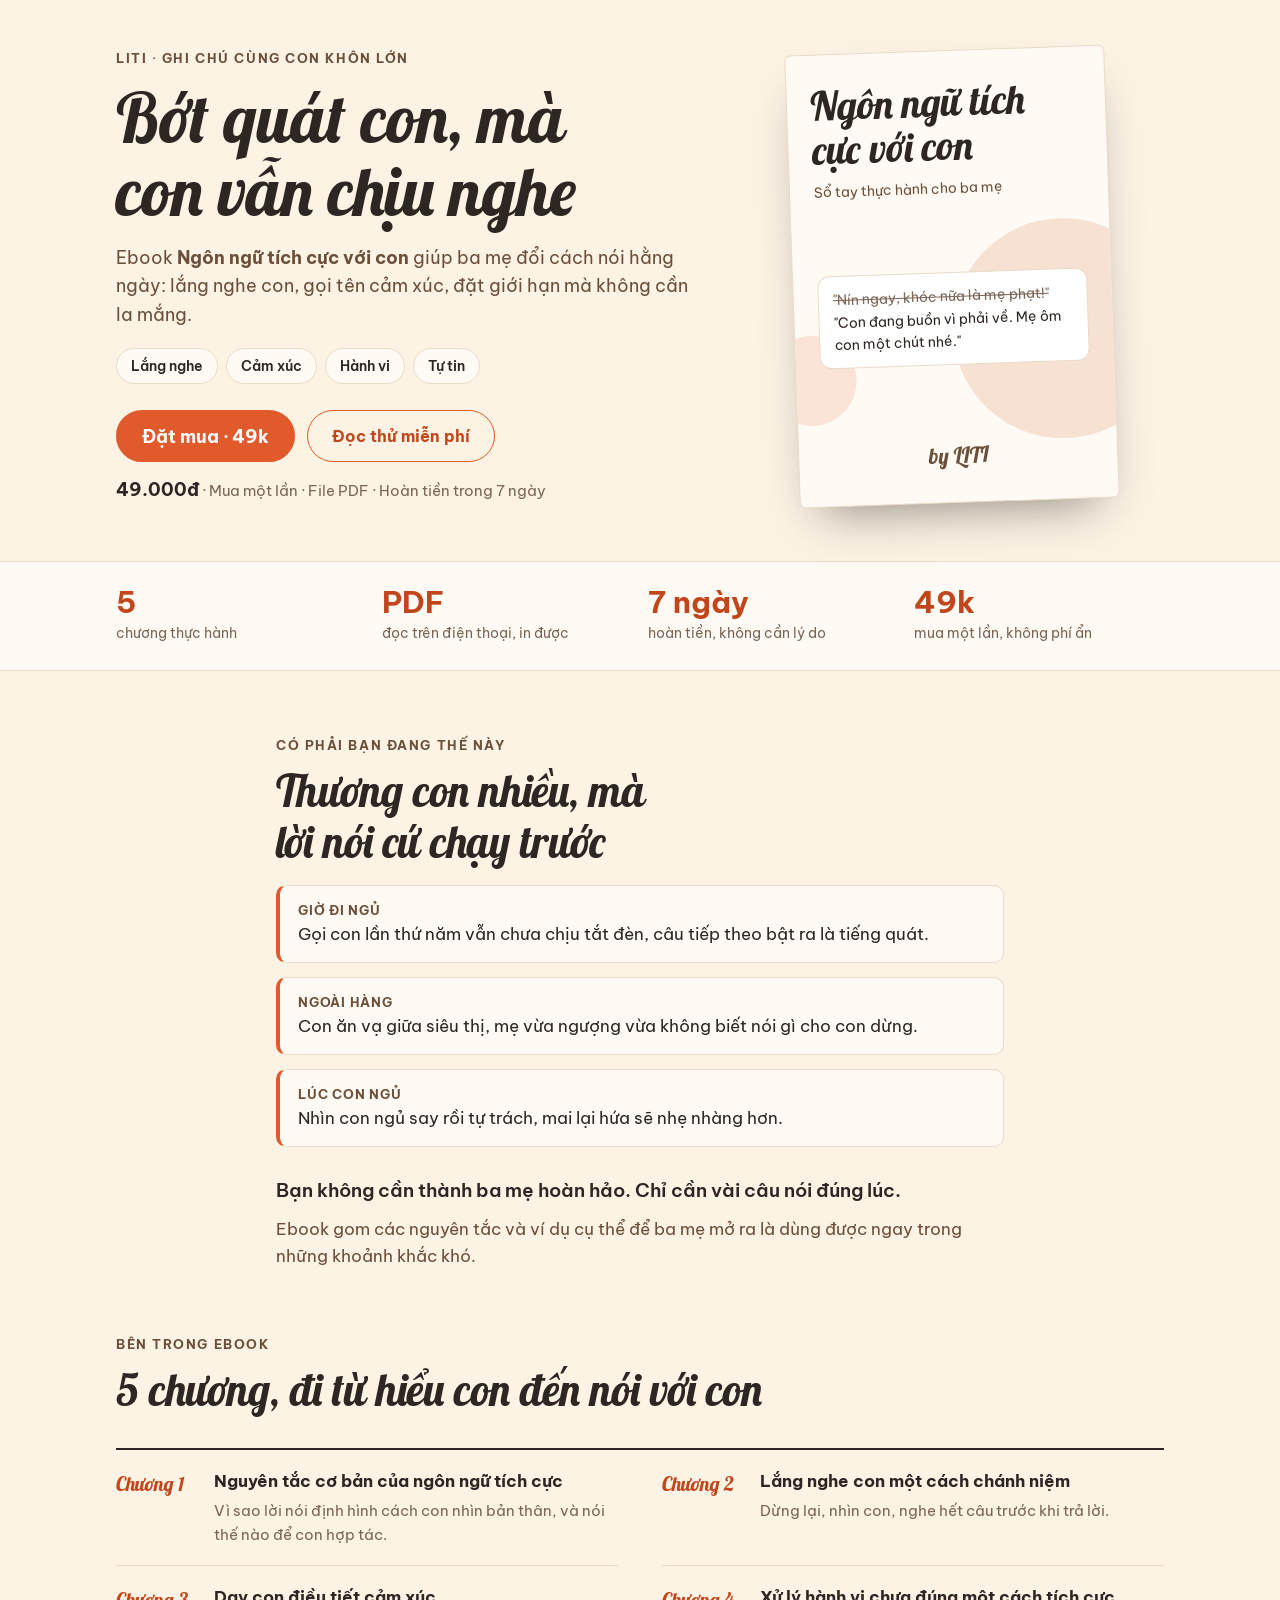
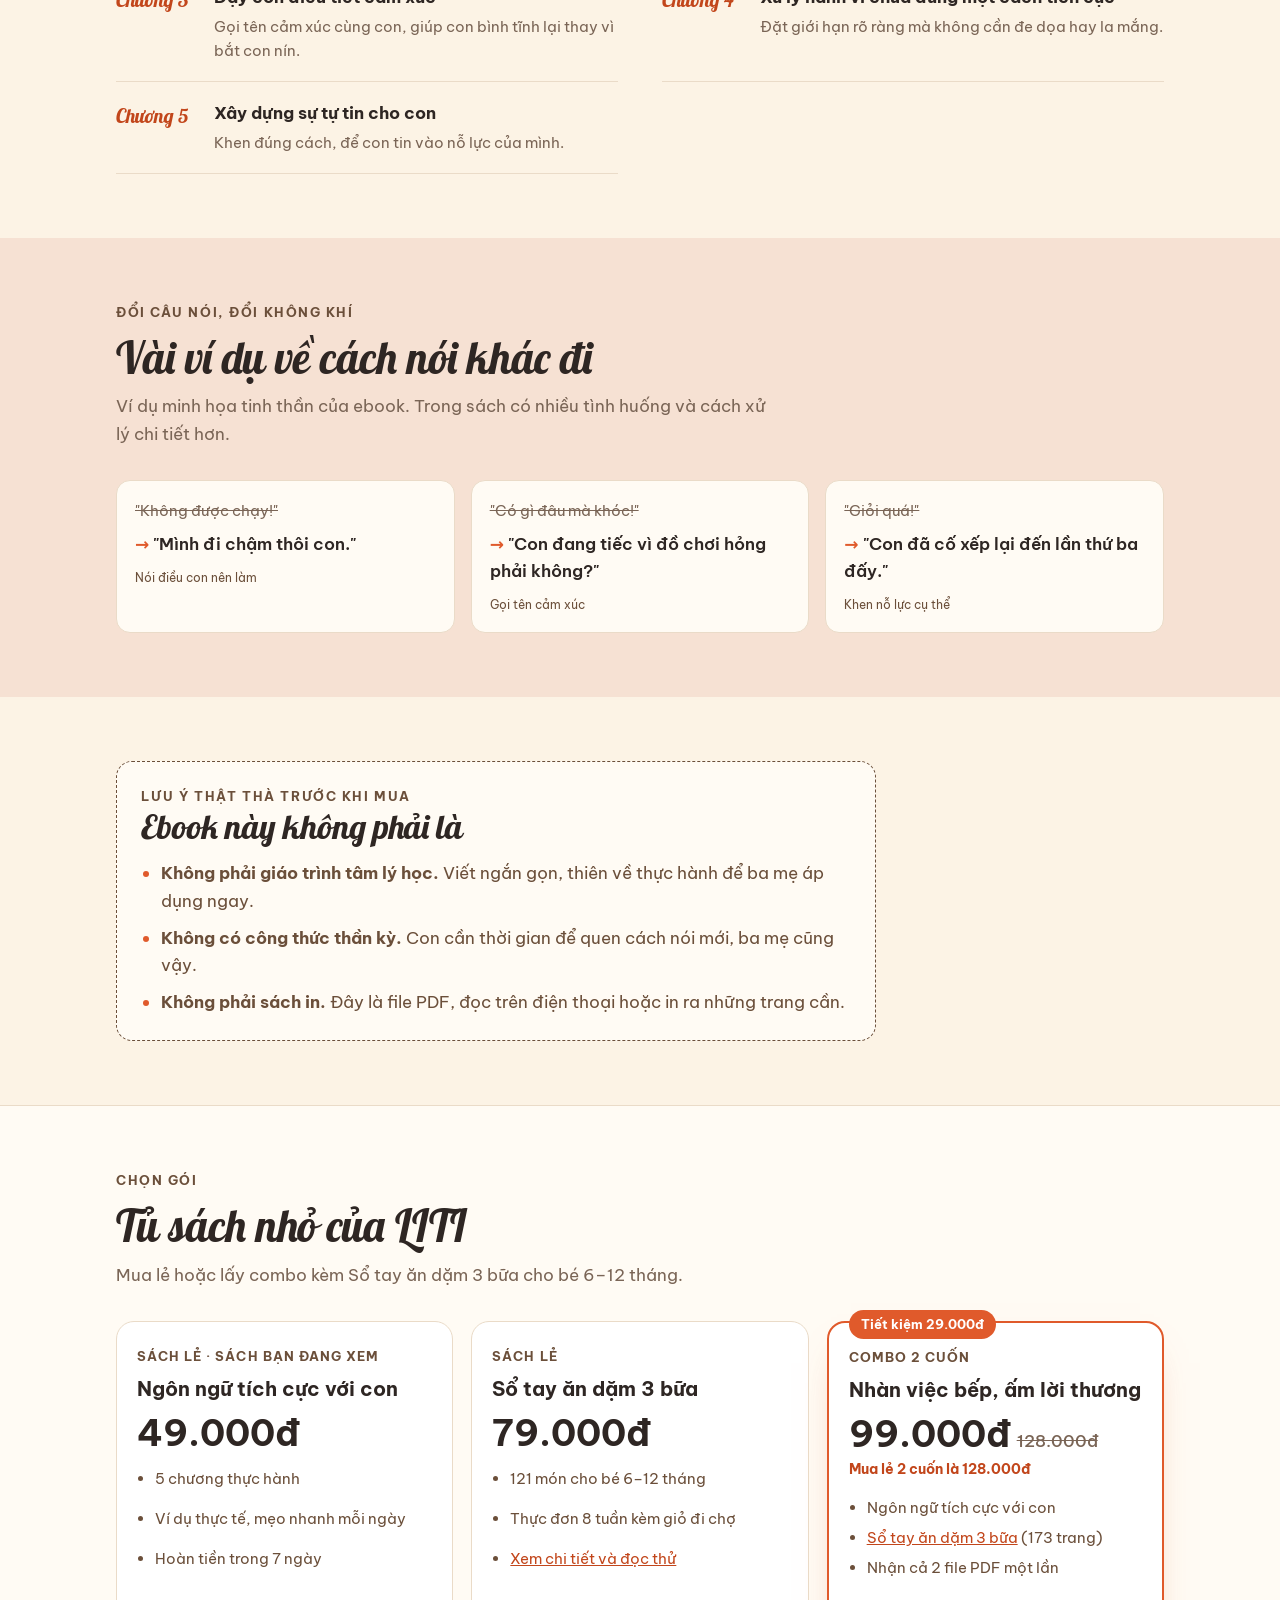
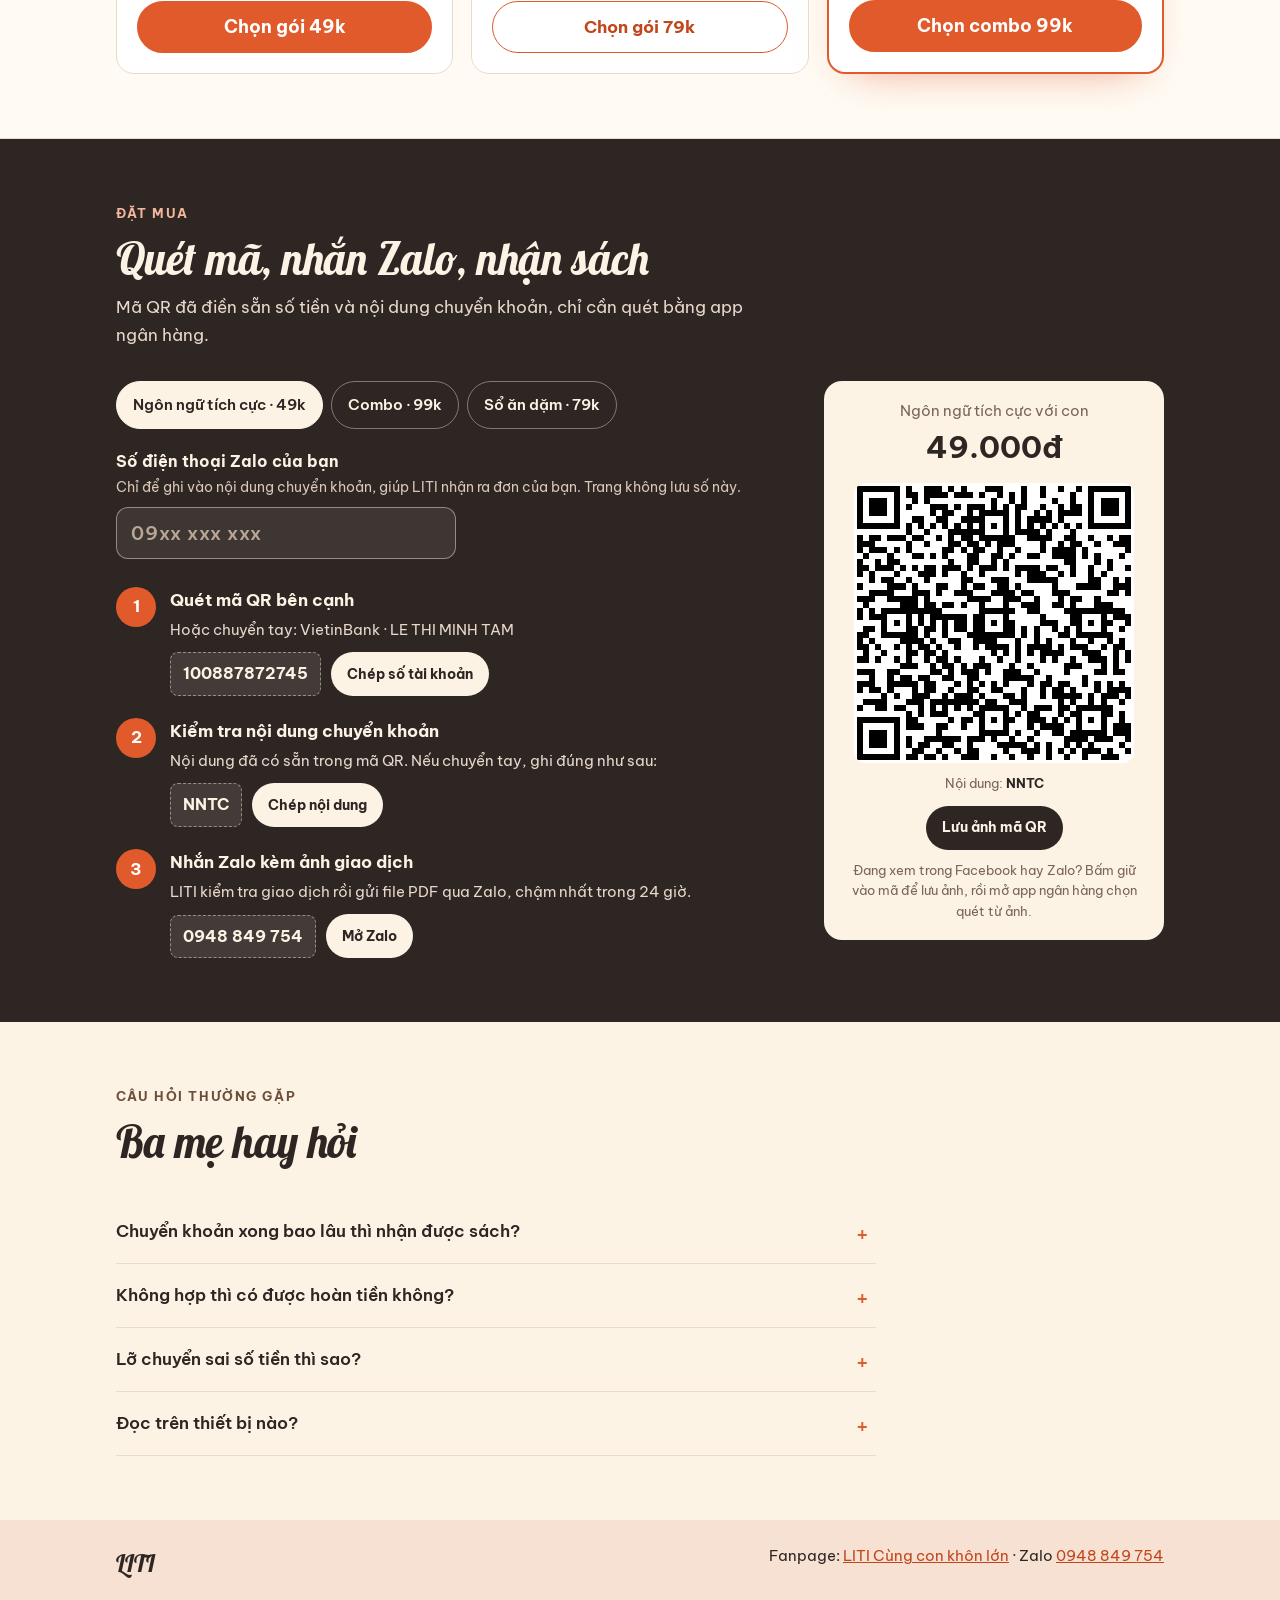
<file: ngon-ngu-tich-cuc/index.html>
<!doctype html>
<html lang="vi">
<head>
<meta charset="utf-8">
<meta name="viewport" content="width=device-width, initial-scale=1, viewport-fit=cover">
<title>Ngôn ngữ tích cực với con – LITI</title>
<meta name="description" content="Ebook giúp ba mẹ nói với con bằng ngôn ngữ tích cực: lắng nghe, dạy con điều tiết cảm xúc, xử lý hành vi chưa đúng, xây dựng sự tự tin. File PDF, 49.000đ, đọc thử miễn phí.">
<meta property="og:title" content="Ngôn ngữ tích cực với con – LITI">
<meta property="og:description" content="Nói ít quát hơn, con hợp tác hơn. Ebook PDF 49.000đ, đọc thử miễn phí.">
<meta property="og:url" content="https://orcdl.github.io/ngon-ngu-tich-cuc/">
<meta property="og:type" content="website">
<meta name="theme-color" content="#FCF3E5">
<link rel="preconnect" href="https://fonts.googleapis.com">
<link rel="preconnect" href="https://fonts.gstatic.com" crossorigin>
<link rel="stylesheet" href="https://fonts.googleapis.com/css2?family=Lobster&family=Be+Vietnam+Pro:wght@400;500;600;700&display=swap">
<link rel="stylesheet" href="../so-tay-an-dam/liti.css">
<style>
/* Bìa dựng bằng CSS khi chưa có ảnh bìa */
.bookcover{justify-self:center;width:100%;max-width:320px;aspect-ratio:596/843;border-radius:6px;background:var(--paper);border:1px solid var(--line);box-shadow:0 24px 50px -22px rgba(46,38,35,.55);transform:rotate(-2deg);display:flex;flex-direction:column;justify-content:space-between;padding:28px 24px;position:relative;overflow:hidden}
.bookcover::before{content:'';position:absolute;right:-60px;top:38%;width:220px;height:220px;border-radius:50%;background:var(--blush)}
.bookcover::after{content:'';position:absolute;left:-30px;bottom:18%;width:90px;height:90px;border-radius:50%;background:var(--cta-tint)}
.bookcover > *{position:relative;z-index:1}
.bookcover .t{font-family:var(--display);font-size:40px;line-height:1.1;color:var(--ink)}
.bookcover .s{font-size:14px;color:var(--brown);margin-top:10px}
.bookcover .quote{background:#fff;border:1px solid var(--line);border-radius:12px;padding:12px 14px;font-size:14px;color:var(--ink)}
.bookcover .quote s{color:var(--muted)}
.bookcover .by{font-family:var(--display);font-size:22px;color:var(--brown);text-align:center}
.chapters{counter-reset:c;list-style:none;margin:0;padding:0;border-top:2px solid var(--ink);display:grid;grid-template-columns:repeat(2,1fr);gap:0 44px}
.chapters li{counter-increment:c;display:grid;grid-template-columns:84px 1fr;gap:14px;padding-block:18px;border-bottom:1px solid var(--line)}
.chapters li::before{content:'Chương ' counter(c);font-family:var(--display);font-size:20px;color:var(--cta-dk)}
.chapters h3{font-size:17px}
.chapters p{color:var(--muted);font-size:15px;margin-top:4px}
.swap{display:grid;grid-template-columns:repeat(3,1fr);gap:16px}
.swap div{background:var(--paper);border:1px solid var(--line);border-radius:14px;padding:18px}
.swap .no{color:var(--muted);text-decoration:line-through;font-size:15px}
.swap .yes{font-weight:600;margin-top:8px}
.swap .yes::before{content:'→ ';color:var(--cta)}
.swap small{display:block;font-size:12px;color:var(--brown);margin-top:10px}
@media (max-width:860px){.chapters,.swap{grid-template-columns:1fr}.bookcover{max-width:260px}}
@media (max-width:420px){.chapters li{grid-template-columns:1fr;gap:2px}}
@media (prefers-reduced-motion:reduce){.bookcover{transform:none}}
</style>
</head>
<body data-plan="nntc">

<header class="hero">
  <div class="wrap">
    <div>
      <div class="eyebrow">LITI · Ghi chú cùng con khôn lớn</div>
      <h1>Bớt quát con, mà con vẫn chịu nghe</h1>
      <p class="lede">Ebook <b>Ngôn ngữ tích cực với con</b> giúp ba mẹ đổi cách nói hằng ngày: lắng nghe con, gọi tên cảm xúc, đặt giới hạn mà không cần la mắng.</p>
      <div class="chips"><span>Lắng nghe</span><span>Cảm xúc</span><span>Hành vi</span><span>Tự tin</span></div>
      <div class="cta-row">
        <a class="btn solid" href="#chon-goi" data-ev="nntc_hero_buy">Đặt mua · 49k</a>
        <a class="btn ghost" href="https://drive.google.com/file/d/1n0WKFySxbBVEzQJWLjayT9NelRPjdGTj/view?usp=sharing" target="_blank" rel="noopener" data-ev="nntc_sample">Đọc thử miễn phí</a>
      </div>
      <p class="price-line"><b>49.000đ</b> · Mua một lần · File PDF · Hoàn tiền trong 7 ngày</p>
    </div>
    <div class="bookcover" aria-hidden="true">
      <div><div class="t">Ngôn ngữ tích cực với con</div><div class="s">Sổ tay thực hành cho ba mẹ</div></div>
      <div class="quote"><s>"Nín ngay, khóc nữa là mẹ phạt!"</s><br>"Con đang buồn vì phải về. Mẹ ôm con một chút nhé."</div>
      <div class="by">by LITI</div>
    </div>
  </div>
</header>

<div class="facts">
  <div class="wrap">
    <div class="fact"><b>5</b><span>chương thực hành</span></div>
    <div class="fact"><b>PDF</b><span>đọc trên điện thoại, in được</span></div>
    <div class="fact"><b>7 ngày</b><span>hoàn tiền, không cần lý do</span></div>
    <div class="fact"><b>49k</b><span>mua một lần, không phí ẩn</span></div>
  </div>
</div>

<section>
  <div class="wrap pace">
    <div class="head" style="margin-bottom:18px">
      <div class="eyebrow">Có phải bạn đang thế này</div>
      <h2>Thương con nhiều, mà lời nói cứ chạy trước</h2>
    </div>
    <ul class="moments">
      <li><b>Giờ đi ngủ</b>Gọi con lần thứ năm vẫn chưa chịu tắt đèn, câu tiếp theo bật ra là tiếng quát.</li>
      <li><b>Ngoài hàng</b>Con ăn vạ giữa siêu thị, mẹ vừa ngượng vừa không biết nói gì cho con dừng.</li>
      <li><b>Lúc con ngủ</b>Nhìn con ngủ say rồi tự trách, mai lại hứa sẽ nhẹ nhàng hơn.</li>
    </ul>
    <p class="lead-in">Bạn không cần thành ba mẹ hoàn hảo. Chỉ cần vài câu nói đúng lúc.</p>
    <p>Ebook gom các nguyên tắc và ví dụ cụ thể để ba mẹ mở ra là dùng được ngay trong những khoảnh khắc khó.</p>
  </div>
</section>

<section style="padding-top:0">
  <div class="wrap">
    <div class="head">
      <div class="eyebrow">Bên trong ebook</div>
      <h2>5 chương, đi từ hiểu con đến nói với con</h2>
    </div>
    <ol class="chapters">
      <li><div><h3>Nguyên tắc cơ bản của ngôn ngữ tích cực</h3><p>Vì sao lời nói định hình cách con nhìn bản thân, và nói thế nào để con hợp tác.</p></div></li>
      <li><div><h3>Lắng nghe con một cách chánh niệm</h3><p>Dừng lại, nhìn con, nghe hết câu trước khi trả lời.</p></div></li>
      <li><div><h3>Dạy con điều tiết cảm xúc</h3><p>Gọi tên cảm xúc cùng con, giúp con bình tĩnh lại thay vì bắt con nín.</p></div></li>
      <li><div><h3>Xử lý hành vi chưa đúng một cách tích cực</h3><p>Đặt giới hạn rõ ràng mà không cần đe dọa hay la mắng.</p></div></li>
      <li><div><h3>Xây dựng sự tự tin cho con</h3><p>Khen đúng cách, để con tin vào nỗ lực của mình.</p></div></li>
    </ol>
  </div>
</section>

<section class="day">
  <div class="wrap">
    <div class="head">
      <div class="eyebrow">Đổi câu nói, đổi không khí</div>
      <h2>Vài ví dụ về cách nói khác đi</h2>
      <p>Ví dụ minh họa tinh thần của ebook. Trong sách có nhiều tình huống và cách xử lý chi tiết hơn.</p>
    </div>
    <div class="swap">
      <div><p class="no">"Không được chạy!"</p><p class="yes">"Mình đi chậm thôi con."</p><small>Nói điều con nên làm</small></div>
      <div><p class="no">"Có gì đâu mà khóc!"</p><p class="yes">"Con đang tiếc vì đồ chơi hỏng phải không?"</p><small>Gọi tên cảm xúc</small></div>
      <div><p class="no">"Giỏi quá!"</p><p class="yes">"Con đã cố xếp lại đến lần thứ ba đấy."</p><small>Khen nỗ lực cụ thể</small></div>
    </div>
  </div>
</section>

<section>
  <div class="wrap">
    <div class="honest">
      <div class="eyebrow">Lưu ý thật thà trước khi mua</div>
      <h2>Ebook này không phải là</h2>
      <ul>
        <li><b>Không phải giáo trình tâm lý học.</b> Viết ngắn gọn, thiên về thực hành để ba mẹ áp dụng ngay.</li>
        <li><b>Không có công thức thần kỳ.</b> Con cần thời gian để quen cách nói mới, ba mẹ cũng vậy.</li>
        <li><b>Không phải sách in.</b> Đây là file PDF, đọc trên điện thoại hoặc in ra những trang cần.</li>
      </ul>
    </div>
  </div>
</section>

<section class="pricing" id="chon-goi">
  <div class="wrap">
    <div class="head">
      <div class="eyebrow">Chọn gói</div>
      <h2>Tủ sách nhỏ của LITI</h2>
      <p>Mua lẻ hoặc lấy combo kèm Sổ tay ăn dặm 3 bữa cho bé 6–12 tháng.</p>
    </div>
    <div class="plans">
      <article class="plan">
        <div class="kind">Sách lẻ · Sách bạn đang xem</div>
        <h3>Ngôn ngữ tích cực với con</h3>
        <div class="amt">49.000đ</div>
        <ul>
          <li>5 chương thực hành</li>
          <li>Ví dụ thực tế, mẹo nhanh mỗi ngày</li>
          <li>Hoàn tiền trong 7 ngày</li>
        </ul>
        <button class="btn solid" type="button" data-plan="nntc">Chọn gói 49k</button>
      </article>
      <article class="plan">
        <div class="kind">Sách lẻ</div>
        <h3>Sổ tay ăn dặm 3 bữa</h3>
        <div class="amt">79.000đ</div>
        <ul>
          <li>121 món cho bé 6–12 tháng</li>
          <li>Thực đơn 8 tuần kèm giỏ đi chợ</li>
          <li><a href="../so-tay-an-dam/" data-ev="andam_detail">Xem chi tiết và đọc thử</a></li>
        </ul>
        <button class="btn ghost" type="button" data-plan="andam">Chọn gói 79k</button>
      </article>
      <article class="plan best">
        <span class="badge">Tiết kiệm 29.000đ</span>
        <div class="kind">Combo 2 cuốn</div>
        <h3>Nhàn việc bếp, ấm lời thương</h3>
        <div class="amt">99.000đ<s>128.000đ</s></div>
        <div class="save">Mua lẻ 2 cuốn là 128.000đ</div>
        <ul>
          <li>Ngôn ngữ tích cực với con</li>
          <li><a href="../so-tay-an-dam/">Sổ tay ăn dặm 3 bữa</a> (173 trang)</li>
          <li>Nhận cả 2 file PDF một lần</li>
        </ul>
        <button class="btn solid" type="button" data-plan="combo">Chọn combo 99k</button>
      </article>
    </div>
  </div>
</section>

<section class="order" id="dat-mua">
  <div class="wrap">
    <div class="head">
      <div class="eyebrow">Đặt mua</div>
      <h2>Quét mã, nhắn Zalo, nhận sách</h2>
      <p>Mã QR đã điền sẵn số tiền và nội dung chuyển khoản, chỉ cần quét bằng app ngân hàng.</p>
    </div>
    <div class="checkout">
      <div>
        <div class="picked" role="group" aria-label="Gói đã chọn">
          <button type="button" data-plan="nntc" aria-pressed="true">Ngôn ngữ tích cực · 49k</button>
          <button type="button" data-plan="combo" aria-pressed="false">Combo · 99k</button>
          <button type="button" data-plan="andam" aria-pressed="false">Sổ ăn dặm · 79k</button>
        </div>
        <div class="field">
          <label for="sdt">Số điện thoại Zalo của bạn</label>
          <small>Chỉ để ghi vào nội dung chuyển khoản, giúp LITI nhận ra đơn của bạn. Trang không lưu số này.</small>
          <input id="sdt" type="tel" inputmode="numeric" autocomplete="tel" placeholder="09xx xxx xxx" maxlength="13">
        </div>
        <ol class="steps">
          <li><div><h3>Quét mã QR bên cạnh</h3><p>Hoặc chuyển tay: VietinBank · LE THI MINH TAM</p>
            <div class="copy"><code>100887872745</code><button class="mini" type="button" data-copy="100887872745">Chép số tài khoản</button></div></div></li>
          <li><div><h3>Kiểm tra nội dung chuyển khoản</h3><p>Nội dung đã có sẵn trong mã QR. Nếu chuyển tay, ghi đúng như sau:</p>
            <div class="copy"><code id="nd">NNTC</code><button class="mini" type="button" id="copy-nd">Chép nội dung</button></div></div></li>
          <li><div><h3>Nhắn Zalo kèm ảnh giao dịch</h3><p>LITI kiểm tra giao dịch rồi gửi file PDF qua Zalo, chậm nhất trong 24 giờ.</p>
            <div class="copy"><code>0948 849 754</code><a class="mini" href="https://zalo.me/0948849754" target="_blank" rel="noopener" data-ev="zalo">Mở Zalo</a></div></div></li>
        </ol>
      </div>
      <div class="qrbox" aria-live="polite">
        <div class="sum"><span id="sum-name">Ngôn ngữ tích cực với con</span><b id="sum-amt">49.000đ</b></div>
        <div id="qr"><img src="../so-tay-an-dam/qr.jpg" alt="Mã QR chuyển khoản VietinBank, chủ tài khoản LE THI MINH TAM"></div>
        <p class="note">Nội dung: <span class="content" id="sum-nd">NNTC</span></p>
        <a class="mini" id="save-qr" href="../so-tay-an-dam/qr.jpg" download="QR-LITI.png" data-ev="save_qr">Lưu ảnh mã QR</a>
        <p class="note">Đang xem trong Facebook hay Zalo? Bấm giữ vào mã để lưu ảnh, rồi mở app ngân hàng chọn quét từ ảnh.</p>
      </div>
    </div>
  </div>
</section>

<section>
  <div class="wrap">
    <div class="head"><div class="eyebrow">Câu hỏi thường gặp</div><h2>Ba mẹ hay hỏi</h2></div>
    <div class="faq">
      <details><summary>Chuyển khoản xong bao lâu thì nhận được sách?</summary><p>Sau khi bạn nhắn Zalo kèm ảnh giao dịch, LITI gửi file PDF qua Zalo chậm nhất trong 24 giờ, kiểm tra xong là gửi ngay.</p></details>
      <details><summary>Không hợp thì có được hoàn tiền không?</summary><p>Được. Trong 7 ngày kể từ khi nhận sách, bạn nhắn Zalo LITI là được hoàn tiền, không cần lý do.</p></details>
      <details><summary>Lỡ chuyển sai số tiền thì sao?</summary><p>Nhắn Zalo LITI kèm ảnh giao dịch, mình kiểm tra và xử lý cho bạn.</p></details>
      <details><summary>Đọc trên thiết bị nào?</summary><p>File PDF đọc được trên điện thoại, máy tính bảng, máy tính, và in ra được.</p></details>
    </div>
  </div>
</section>

<footer>
  <div class="wrap"><b>LITI</b><span>Fanpage: <a href="https://www.facebook.com/liticungconkhonlon" target="_blank" rel="noopener">LITI Cùng con khôn lớn</a> · Zalo <a href="https://zalo.me/0948849754" target="_blank" rel="noopener">0948 849 754</a></span></div>
</footer>

<nav class="sticky" id="sticky" aria-label="Đặt mua nhanh">
  <a class="btn ghost" href="https://drive.google.com/file/d/1n0WKFySxbBVEzQJWLjayT9NelRPjdGTj/view?usp=sharing" target="_blank" rel="noopener" data-ev="sticky_sample">Đọc thử</a>
  <a class="btn solid" href="#chon-goi" data-ev="sticky_buy">Đặt mua · 49k</a>
</nav>

<div class="toast" id="toast" hidden role="status"></div>

<script src="../so-tay-an-dam/qrcode.js" defer></script>
<script src="../so-tay-an-dam/checkout.js" defer></script>
</body>
</html>
</file>
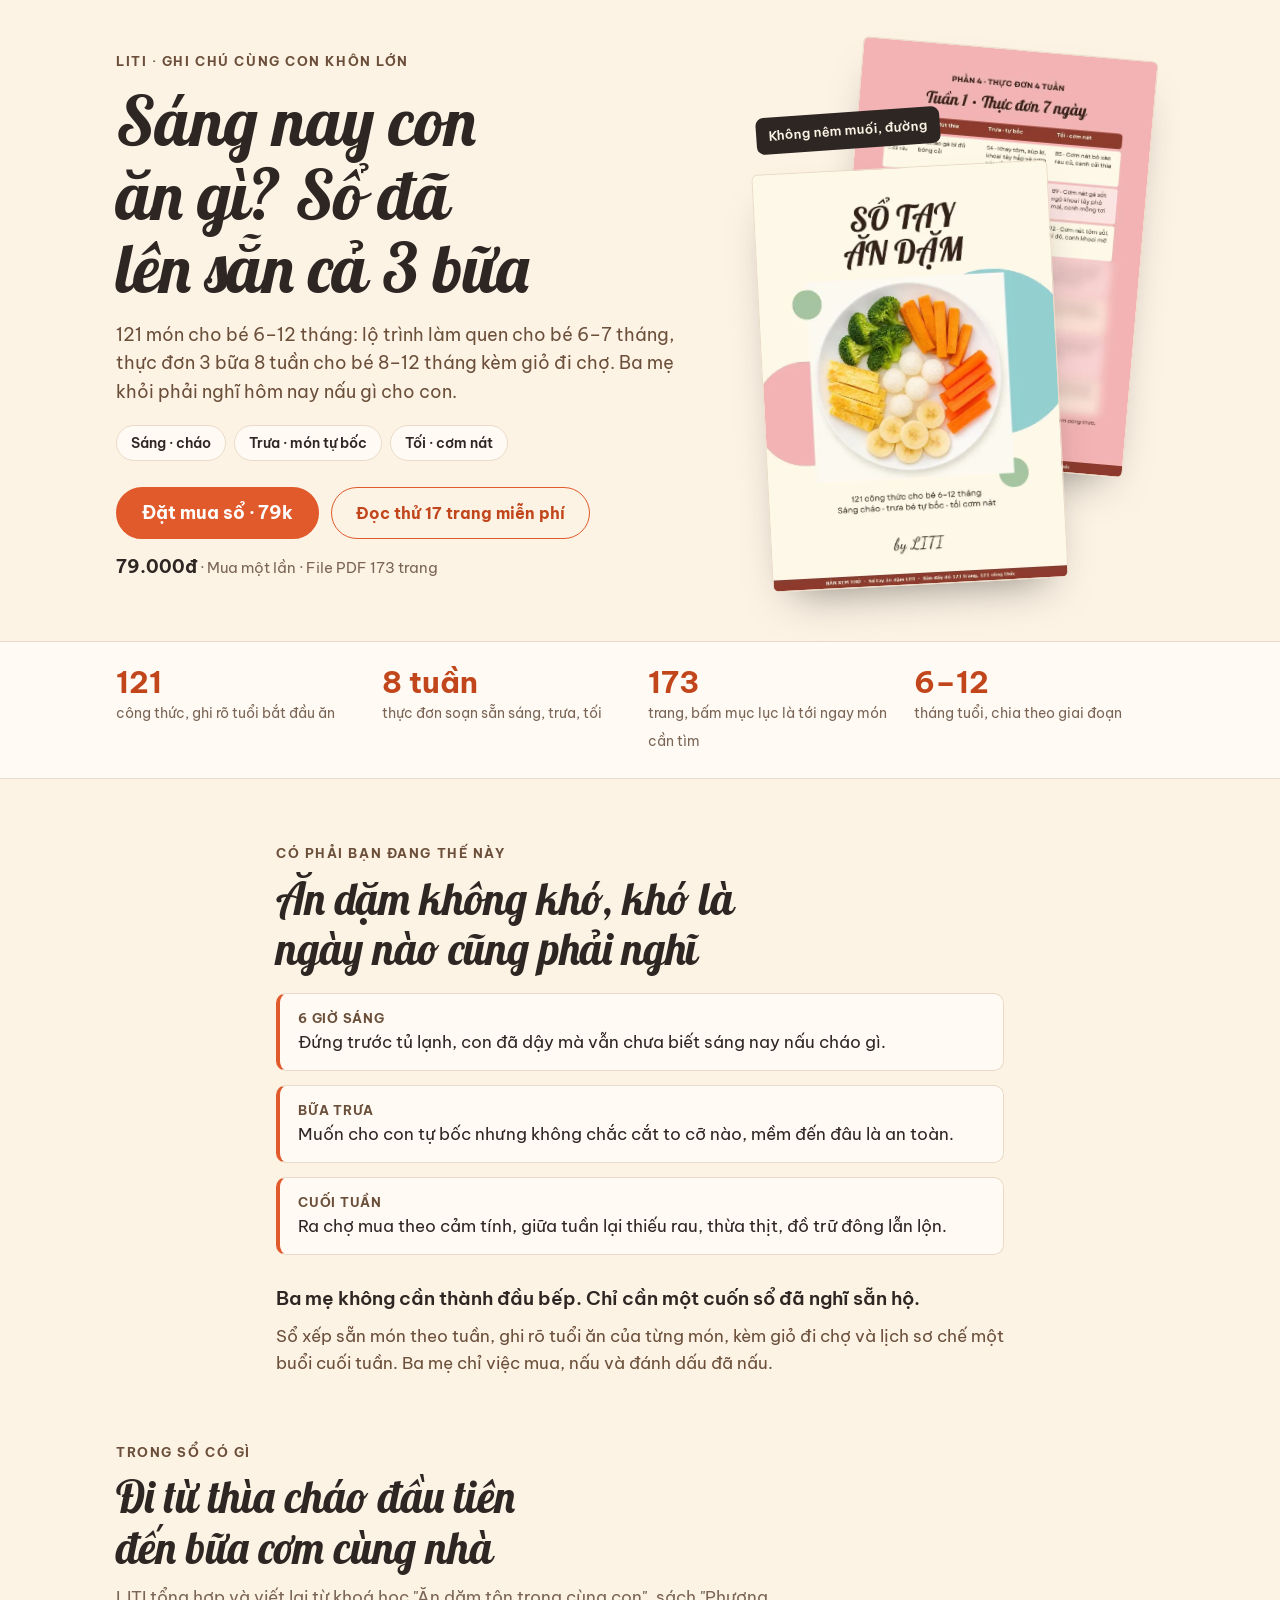
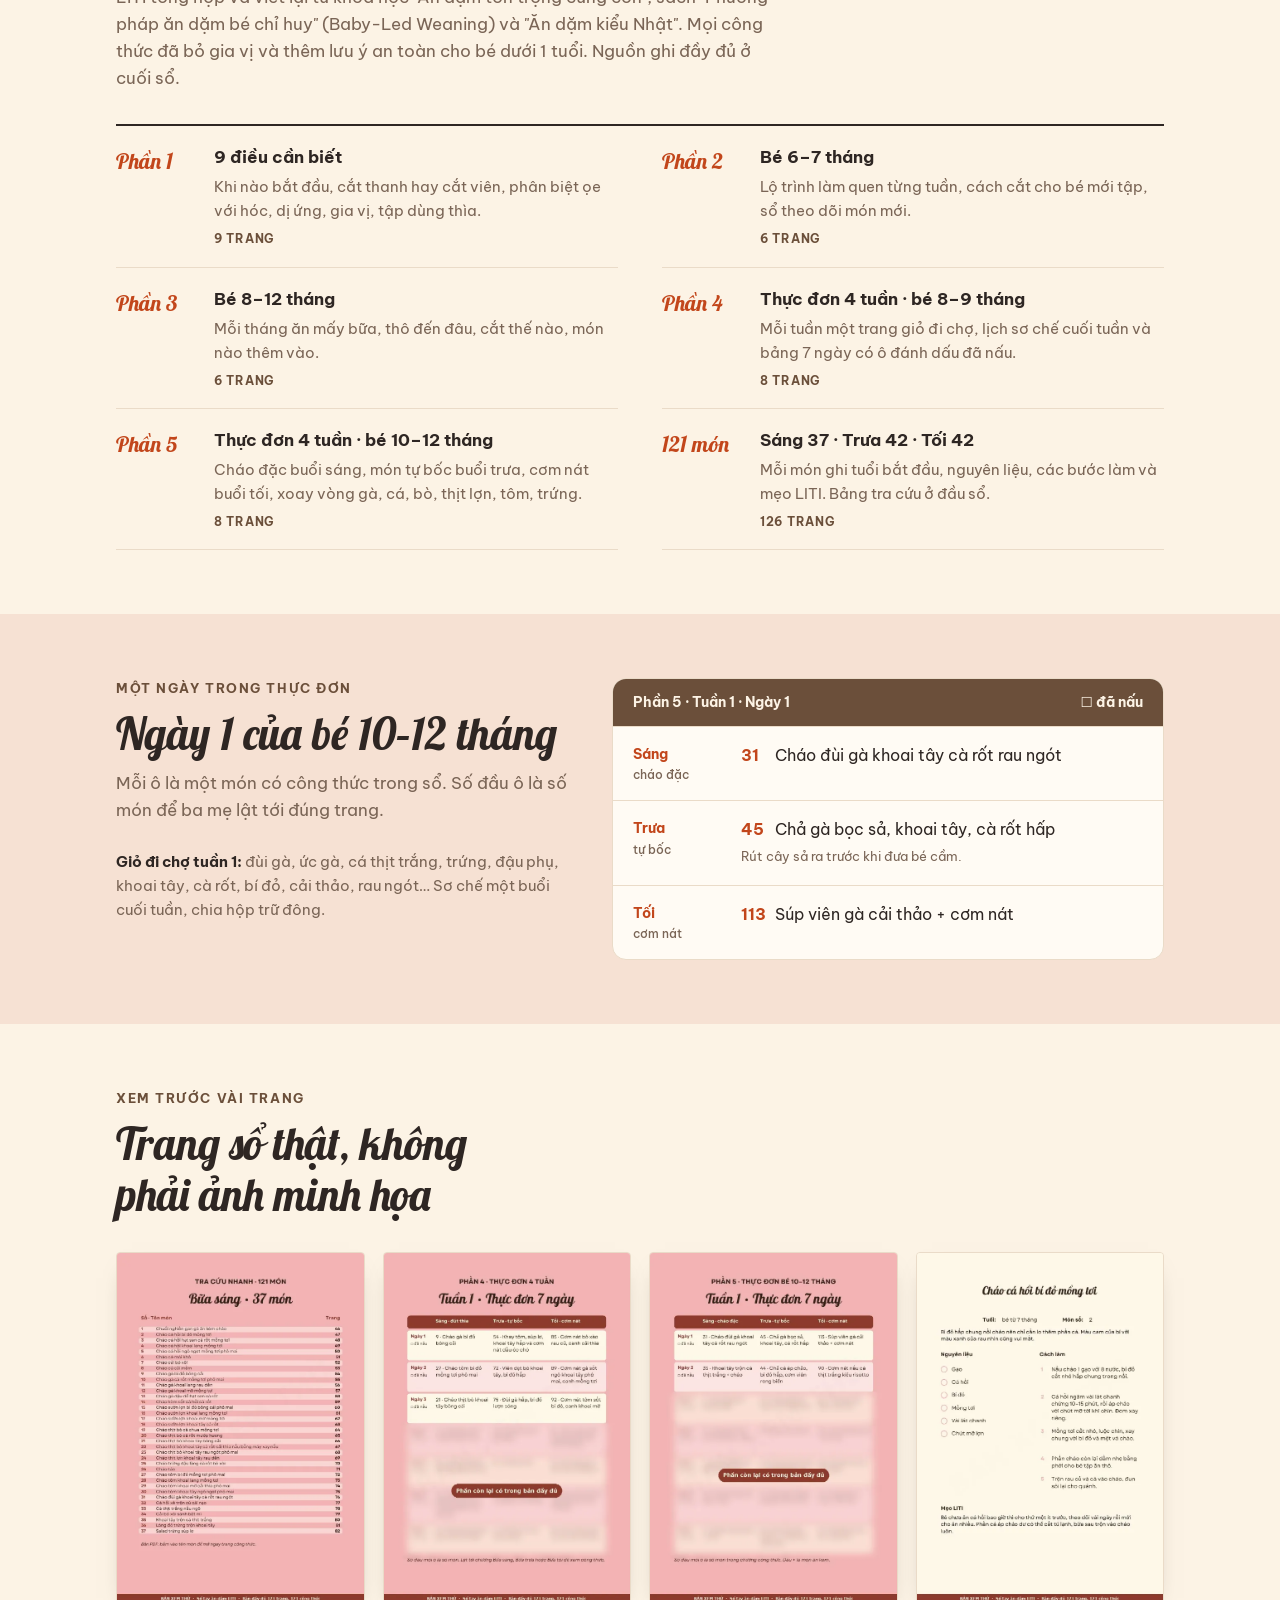
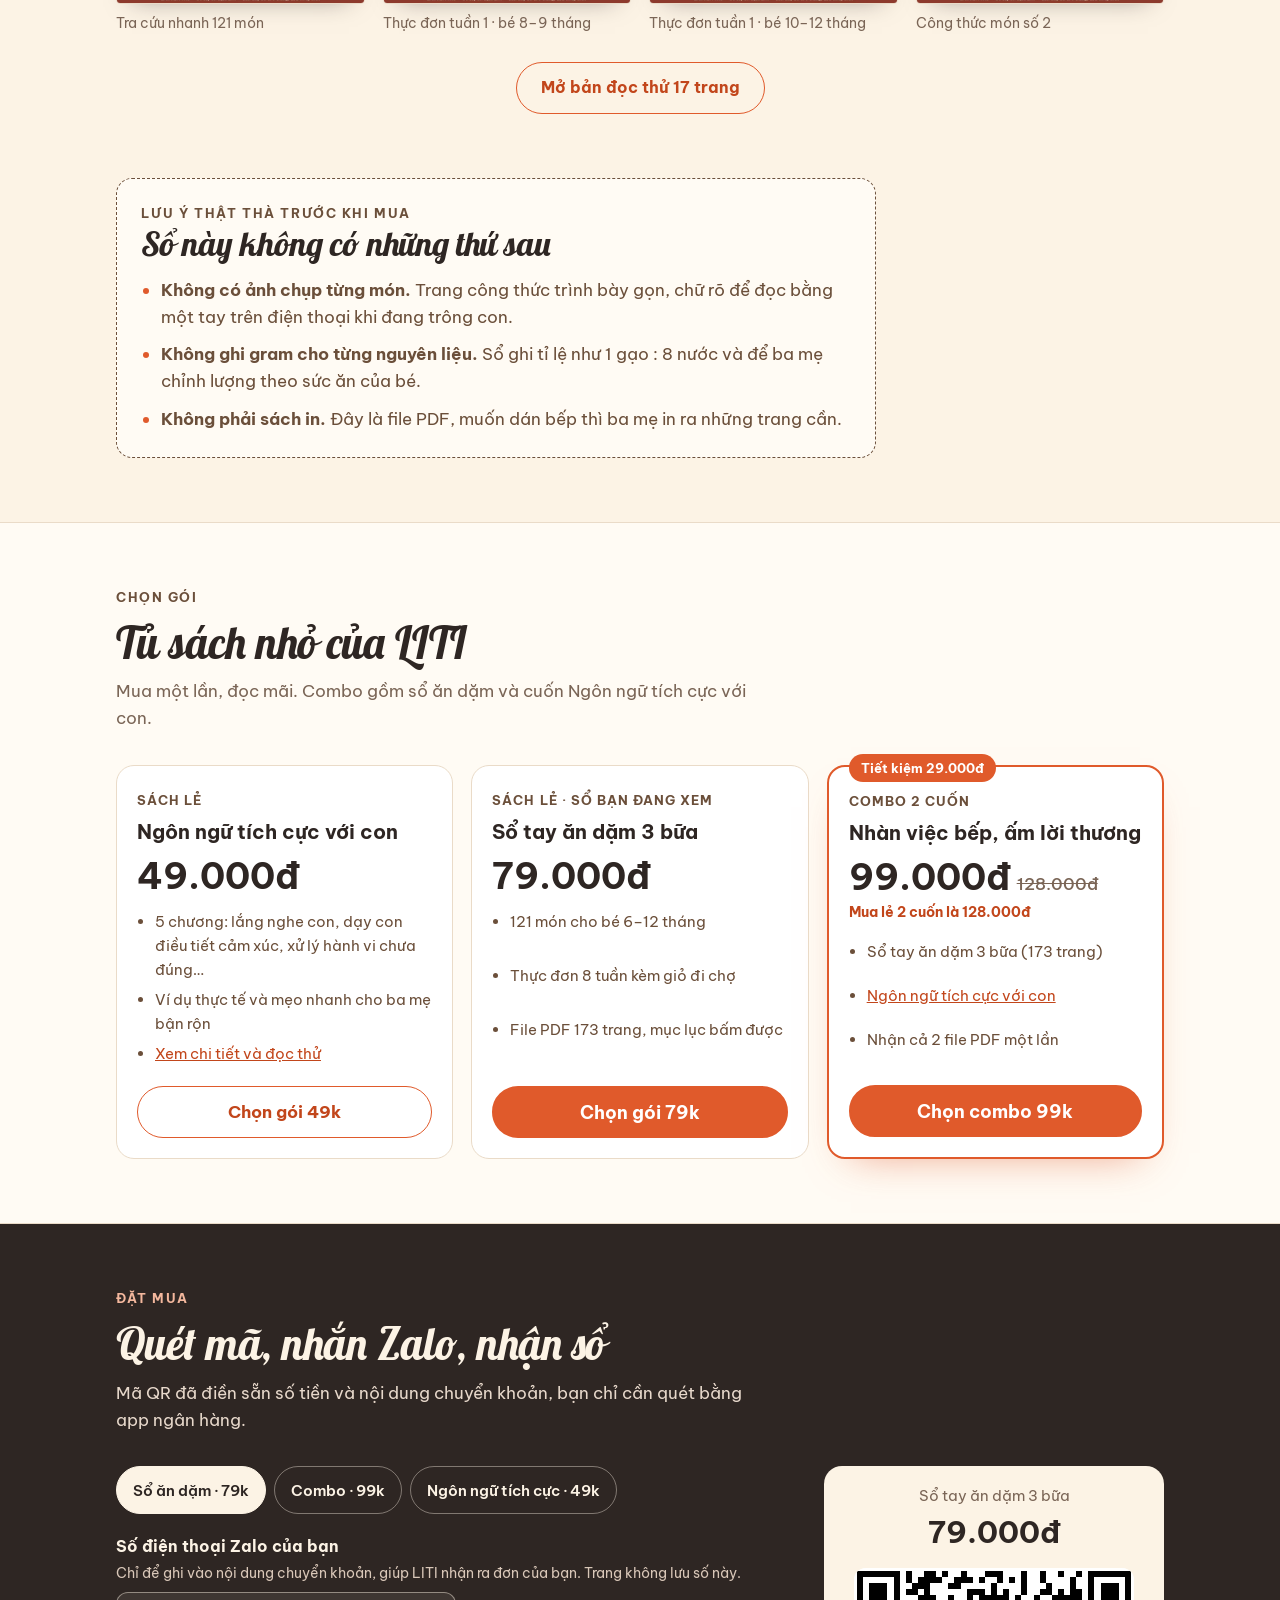
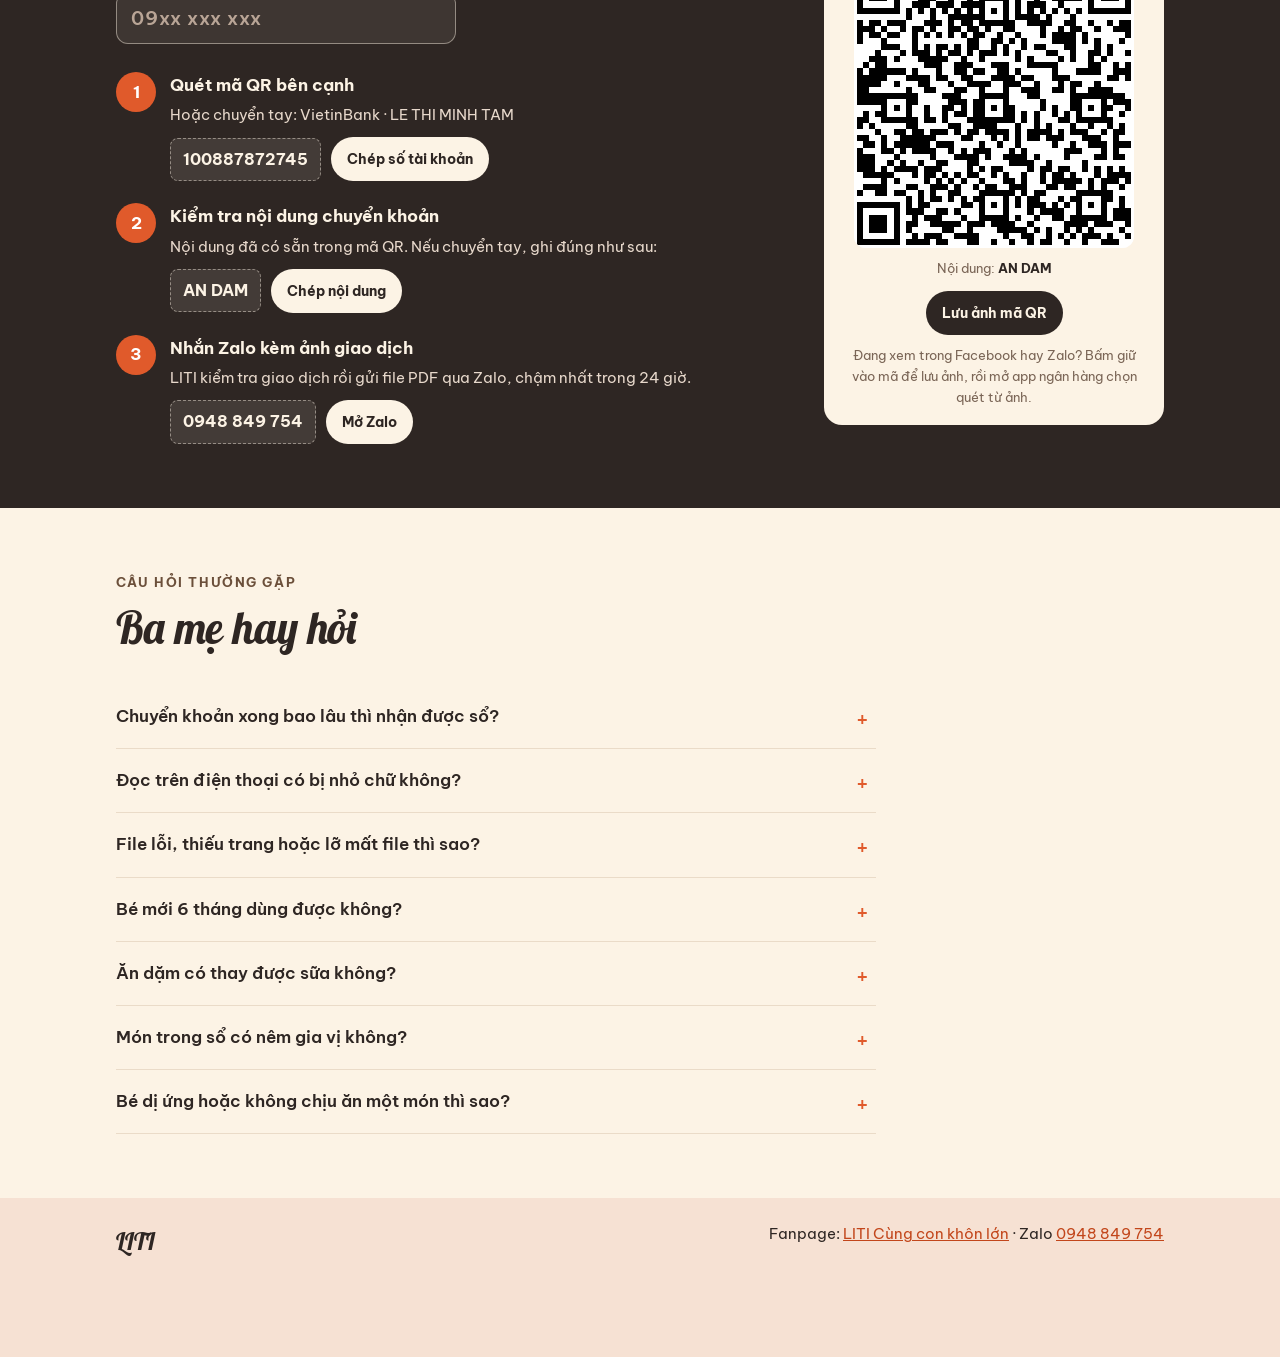
<file: so-tay-an-dam/index.html>
<!doctype html>
<html lang="vi">
<head>
<meta charset="utf-8">
<meta name="viewport" content="width=device-width, initial-scale=1, viewport-fit=cover">
<title>Sổ tay ăn dặm 3 bữa – LITI</title>
<meta name="description" content="121 công thức ăn dặm cho bé 6–12 tháng, thực đơn 8 tuần kèm giỏ đi chợ, không nêm muối đường. File PDF 173 trang, 79.000đ. Đọc thử 17 trang miễn phí.">
<meta property="og:title" content="Sổ tay ăn dặm 3 bữa – LITI">
<meta property="og:description" content="Sáng cháo · Trưa món tự bốc · Tối cơm nát. 121 món cho bé 6–12 tháng, đọc thử 17 trang miễn phí.">
<meta property="og:image" content="https://orcdl.github.io/so-tay-an-dam/og.jpg">
<meta property="og:url" content="https://orcdl.github.io/so-tay-an-dam/">
<meta property="og:type" content="website">
<meta name="theme-color" content="#FCF3E5">
<link rel="preconnect" href="https://fonts.googleapis.com">
<link rel="preconnect" href="https://fonts.gstatic.com" crossorigin>
<link rel="stylesheet" href="https://fonts.googleapis.com/css2?family=Lobster&family=Be+Vietnam+Pro:wght@400;500;600;700&display=swap">
<link rel="stylesheet" href="liti.css">
</head>
<body>

<!-- Khối 1: màn hình đầu -->
<header class="hero">
  <div class="wrap">
    <div>
      <div class="eyebrow">LITI · Ghi chú cùng con khôn lớn</div>
      <h1>Sáng nay con ăn gì? Sổ đã lên sẵn cả 3 bữa</h1>
      <p class="lede">121 món cho bé 6–12 tháng: lộ trình làm quen cho bé 6–7 tháng, thực đơn 3 bữa 8 tuần cho bé 8–12 tháng kèm giỏ đi chợ. Ba mẹ khỏi phải nghĩ hôm nay nấu gì cho con.</p>
      <div class="chips"><span>Sáng · cháo</span><span>Trưa · món tự bốc</span><span>Tối · cơm nát</span></div>
      <div class="cta-row">
        <a class="btn solid" href="#chon-goi" data-ev="hero_buy">Đặt mua sổ · 79k</a>
        <a class="btn ghost" href="xem-thu.pdf" target="_blank" rel="noopener" data-ev="hero_sample">Đọc thử 17 trang miễn phí</a>
      </div>
      <p class="price-line"><b>79.000đ</b> · Mua một lần · File PDF 173 trang</p>
    </div>
    <div class="stack" aria-hidden="true">
      <img class="back" src="t-11.webp" alt="" width="596" height="843">
      <img class="front" src="t-01.webp" alt="" width="596" height="843" fetchpriority="high">
      <div class="tag">Không nêm muối, đường</div>
    </div>
  </div>
</header>

<div class="facts">
  <div class="wrap">
    <div class="fact"><b>121</b><span>công thức, ghi rõ tuổi bắt đầu ăn</span></div>
    <div class="fact"><b>8 tuần</b><span>thực đơn soạn sẵn sáng, trưa, tối</span></div>
    <div class="fact"><b>173</b><span>trang, bấm mục lục là tới ngay món cần tìm</span></div>
    <div class="fact"><b>6–12</b><span>tháng tuổi, chia theo giai đoạn</span></div>
  </div>
</div>

<!-- Khối 2: đồng nhịp -->
<section>
  <div class="wrap pace">
    <div class="head" style="margin-bottom:18px">
      <div class="eyebrow">Có phải bạn đang thế này</div>
      <h2>Ăn dặm không khó, khó là ngày nào cũng phải nghĩ</h2>
    </div>
    <ul class="moments">
      <li><b>6 giờ sáng</b>Đứng trước tủ lạnh, con đã dậy mà vẫn chưa biết sáng nay nấu cháo gì.</li>
      <li><b>Bữa trưa</b>Muốn cho con tự bốc nhưng không chắc cắt to cỡ nào, mềm đến đâu là an toàn.</li>
      <li><b>Cuối tuần</b>Ra chợ mua theo cảm tính, giữa tuần lại thiếu rau, thừa thịt, đồ trữ đông lẫn lộn.</li>
    </ul>
    <p class="lead-in">Ba mẹ không cần thành đầu bếp. Chỉ cần một cuốn sổ đã nghĩ sẵn hộ.</p>
    <p>Sổ xếp sẵn món theo tuần, ghi rõ tuổi ăn của từng món, kèm giỏ đi chợ và lịch sơ chế một buổi cuối tuần. Ba mẹ chỉ việc mua, nấu và đánh dấu đã nấu.</p>
  </div>
</section>

<!-- Khối 3: giá trị định lượng -->
<section style="padding-top:0">
  <div class="wrap">
    <div class="head">
      <div class="eyebrow">Trong sổ có gì</div>
      <h2>Đi từ thìa cháo đầu tiên đến bữa cơm cùng nhà</h2>
      <p>LITI tổng hợp và viết lại từ khoá học "Ăn dặm tôn trọng cùng con", sách "Phương pháp ăn dặm bé chỉ huy" (Baby-Led Weaning) và "Ăn dặm kiểu Nhật". Mọi công thức đã bỏ gia vị và thêm lưu ý an toàn cho bé dưới 1 tuổi. Nguồn ghi đầy đủ ở cuối sổ.</p>
    </div>
    <div class="parts">
      <div class="part"><div class="n">Phần 1</div><div><h3>9 điều cần biết</h3><p>Khi nào bắt đầu, cắt thanh hay cắt viên, phân biệt ọe với hóc, dị ứng, gia vị, tập dùng thìa.</p><div class="pg">9 trang</div></div></div>
      <div class="part"><div class="n">Phần 2</div><div><h3>Bé 6–7 tháng</h3><p>Lộ trình làm quen từng tuần, cách cắt cho bé mới tập, sổ theo dõi món mới.</p><div class="pg">6 trang</div></div></div>
      <div class="part"><div class="n">Phần 3</div><div><h3>Bé 8–12 tháng</h3><p>Mỗi tháng ăn mấy bữa, thô đến đâu, cắt thế nào, món nào thêm vào.</p><div class="pg">6 trang</div></div></div>
      <div class="part"><div class="n">Phần 4</div><div><h3>Thực đơn 4 tuần · bé 8–9 tháng</h3><p>Mỗi tuần một trang giỏ đi chợ, lịch sơ chế cuối tuần và bảng 7 ngày có ô đánh dấu đã nấu.</p><div class="pg">8 trang</div></div></div>
      <div class="part"><div class="n">Phần 5</div><div><h3>Thực đơn 4 tuần · bé 10–12 tháng</h3><p>Cháo đặc buổi sáng, món tự bốc buổi trưa, cơm nát buổi tối, xoay vòng gà, cá, bò, thịt lợn, tôm, trứng.</p><div class="pg">8 trang</div></div></div>
      <div class="part"><div class="n">121 món</div><div><h3>Sáng 37 · Trưa 42 · Tối 42</h3><p>Mỗi món ghi tuổi bắt đầu, nguyên liệu, các bước làm và mẹo LITI. Bảng tra cứu ở đầu sổ.</p><div class="pg">126 trang</div></div></div>
    </div>
  </div>
</section>

<section class="day">
  <div class="wrap daygrid">
    <div class="head" style="margin-bottom:0">
      <div class="eyebrow">Một ngày trong thực đơn</div>
      <h2>Ngày 1 của bé 10–12 tháng</h2>
      <p>Mỗi ô là một món có công thức trong sổ. Số đầu ô là số món để ba mẹ lật tới đúng trang.</p>
      <p class="basket"><b>Giỏ đi chợ tuần 1:</b> đùi gà, ức gà, cá thịt trắng, trứng, đậu phụ, khoai tây, cà rốt, bí đỏ, cải thảo, rau ngót… Sơ chế một buổi cuối tuần, chia hộp trữ đông.</p>
    </div>
    <div class="menu">
      <div class="top"><span>Phần 5 · Tuần 1 · Ngày 1</span><span>☐ đã nấu</span></div>
      <div class="row"><div class="when">Sáng<small>cháo đặc</small></div><div class="dish"><span class="no">31</span>Cháo đùi gà khoai tây cà rốt rau ngót</div></div>
      <div class="row"><div class="when">Trưa<small>tự bốc</small></div><div class="dish"><span class="no">45</span>Chả gà bọc sả, khoai tây, cà rốt hấp<br><small style="color:var(--muted)">Rút cây sả ra trước khi đưa bé cầm.</small></div></div>
      <div class="row"><div class="when">Tối<small>cơm nát</small></div><div class="dish"><span class="no">113</span>Súp viên gà cải thảo + cơm nát</div></div>
    </div>
  </div>
</section>

<section>
  <div class="wrap">
    <div class="head">
      <div class="eyebrow">Xem trước vài trang</div>
      <h2>Trang sổ thật, không phải ảnh minh họa</h2>
    </div>
    <div class="pages">
      <figure><img src="t-03.webp" alt="Trang tra cứu nhanh bữa sáng" loading="lazy" width="596" height="843"><figcaption>Tra cứu nhanh 121 món</figcaption></figure>
      <figure><img src="t-11.webp" alt="Thực đơn 7 ngày tuần 1 cho bé 8–9 tháng" loading="lazy" width="596" height="843"><figcaption>Thực đơn tuần 1 · bé 8–9 tháng</figcaption></figure>
      <figure><img src="t-12.webp" alt="Thực đơn 7 ngày tuần 1 cho bé 10–12 tháng" loading="lazy" width="596" height="843"><figcaption>Thực đơn tuần 1 · bé 10–12 tháng</figcaption></figure>
      <figure><img src="t-14.webp" alt="Công thức cháo cá hồi bí đỏ mồng tơi" loading="lazy" width="596" height="843"><figcaption>Công thức món số 2</figcaption></figure>
    </div>
    <div class="center"><a class="btn ghost" href="xem-thu.pdf" target="_blank" rel="noopener" data-ev="gallery_sample">Mở bản đọc thử 17 trang</a></div>
  </div>
</section>

<!-- Khối 4: lưu ý thật thà -->
<section style="padding-top:0">
  <div class="wrap">
    <div class="honest">
      <div class="eyebrow">Lưu ý thật thà trước khi mua</div>
      <h2>Sổ này không có những thứ sau</h2>
      <ul>
        <li><b>Không có ảnh chụp từng món.</b> Trang công thức trình bày gọn, chữ rõ để đọc bằng một tay trên điện thoại khi đang trông con.</li>
        <li><b>Không ghi gram cho từng nguyên liệu.</b> Sổ ghi tỉ lệ như 1 gạo : 8 nước và để ba mẹ chỉnh lượng theo sức ăn của bé.</li>
        <li><b>Không phải sách in.</b> Đây là file PDF, muốn dán bếp thì ba mẹ in ra những trang cần.</li>
      </ul>
    </div>
  </div>
</section>

<!-- Khối 5: bảng giá -->
<section class="pricing" id="chon-goi">
  <div class="wrap">
    <div class="head">
      <div class="eyebrow">Chọn gói</div>
      <h2>Tủ sách nhỏ của LITI</h2>
      <p>Mua một lần, đọc mãi. Combo gồm sổ ăn dặm và cuốn Ngôn ngữ tích cực với con.</p>
    </div>
    <div class="plans">
      <article class="plan">
        <div class="kind">Sách lẻ</div>
        <h3>Ngôn ngữ tích cực với con</h3>
        <div class="amt">49.000đ</div>
        <ul>
          <li>5 chương: lắng nghe con, dạy con điều tiết cảm xúc, xử lý hành vi chưa đúng…</li>
          <li>Ví dụ thực tế và mẹo nhanh cho ba mẹ bận rộn</li>
          <li><a href="../ngon-ngu-tich-cuc/" data-ev="nntc_detail">Xem chi tiết và đọc thử</a></li>
        </ul>
        <button class="btn ghost" type="button" data-plan="nntc">Chọn gói 49k</button>
      </article>
      <article class="plan">
        <div class="kind">Sách lẻ · Sổ bạn đang xem</div>
        <h3>Sổ tay ăn dặm 3 bữa</h3>
        <div class="amt">79.000đ</div>
        <ul>
          <li>121 món cho bé 6–12 tháng</li>
          <li>Thực đơn 8 tuần kèm giỏ đi chợ</li>
          <li>File PDF 173 trang, mục lục bấm được</li>
        </ul>
        <button class="btn solid" type="button" data-plan="andam">Chọn gói 79k</button>
      </article>
      <article class="plan best">
        <span class="badge">Tiết kiệm 29.000đ</span>
        <div class="kind">Combo 2 cuốn</div>
        <h3>Nhàn việc bếp, ấm lời thương</h3>
        <div class="amt">99.000đ<s>128.000đ</s></div>
        <div class="save">Mua lẻ 2 cuốn là 128.000đ</div>
        <ul>
          <li>Sổ tay ăn dặm 3 bữa (173 trang)</li>
          <li><a href="../ngon-ngu-tich-cuc/">Ngôn ngữ tích cực với con</a></li>
          <li>Nhận cả 2 file PDF một lần</li>
        </ul>
        <button class="btn solid" type="button" data-plan="combo">Chọn combo 99k</button>
      </article>
    </div>
  </div>
</section>

<!-- Khối 6: thanh toán -->
<section class="order" id="dat-mua">
  <div class="wrap">
    <div class="head">
      <div class="eyebrow">Đặt mua</div>
      <h2>Quét mã, nhắn Zalo, nhận sổ</h2>
      <p>Mã QR đã điền sẵn số tiền và nội dung chuyển khoản, bạn chỉ cần quét bằng app ngân hàng.</p>
    </div>
    <div class="checkout">
      <div>
        <div class="picked" role="group" aria-label="Gói đã chọn">
          <button type="button" data-plan="andam" aria-pressed="true">Sổ ăn dặm · 79k</button>
          <button type="button" data-plan="combo" aria-pressed="false">Combo · 99k</button>
          <button type="button" data-plan="nntc" aria-pressed="false">Ngôn ngữ tích cực · 49k</button>
        </div>
        <div class="field">
          <label for="sdt">Số điện thoại Zalo của bạn</label>
          <small>Chỉ để ghi vào nội dung chuyển khoản, giúp LITI nhận ra đơn của bạn. Trang không lưu số này.</small>
          <input id="sdt" type="tel" inputmode="numeric" autocomplete="tel" placeholder="09xx xxx xxx" maxlength="13">
        </div>
        <ol class="steps">
          <li><div><h3>Quét mã QR bên cạnh</h3><p>Hoặc chuyển tay: VietinBank · LE THI MINH TAM</p>
            <div class="copy"><code>100887872745</code><button class="mini" type="button" data-copy="100887872745">Chép số tài khoản</button></div></div></li>
          <li><div><h3>Kiểm tra nội dung chuyển khoản</h3><p>Nội dung đã có sẵn trong mã QR. Nếu chuyển tay, ghi đúng như sau:</p>
            <div class="copy"><code id="nd">AN DAM</code><button class="mini" type="button" id="copy-nd">Chép nội dung</button></div></div></li>
          <li><div><h3>Nhắn Zalo kèm ảnh giao dịch</h3><p>LITI kiểm tra giao dịch rồi gửi file PDF qua Zalo, chậm nhất trong 24 giờ.</p>
            <div class="copy"><code>0948 849 754</code><a class="mini" href="https://zalo.me/0948849754" target="_blank" rel="noopener" data-ev="zalo">Mở Zalo</a></div></div></li>
        </ol>
      </div>
      <div class="qrbox" aria-live="polite">
        <div class="sum"><span id="sum-name">Sổ tay ăn dặm 3 bữa</span><b id="sum-amt">79.000đ</b></div>
        <div id="qr"><img src="qr.jpg" alt="Mã QR chuyển khoản VietinBank, chủ tài khoản LE THI MINH TAM"></div>
        <p class="note">Nội dung: <span class="content" id="sum-nd">AN DAM</span></p>
        <a class="mini" id="save-qr" href="qr.jpg" download="QR-LITI.png" data-ev="save_qr">Lưu ảnh mã QR</a>
        <p class="note">Đang xem trong Facebook hay Zalo? Bấm giữ vào mã để lưu ảnh, rồi mở app ngân hàng chọn quét từ ảnh.</p>
      </div>
    </div>
  </div>
</section>

<!-- Khối 7: hỏi đáp -->
<section>
  <div class="wrap">
    <div class="head"><div class="eyebrow">Câu hỏi thường gặp</div><h2>Ba mẹ hay hỏi</h2></div>
    <div class="faq">
      <details><summary>Chuyển khoản xong bao lâu thì nhận được sổ?</summary><p>LITI gửi file PDF qua Zalo chậm nhất trong 24 giờ sau khi bạn gửi ảnh giao dịch, kiểm tra xong là gửi ngay.</p></details>
      <details><summary>Đọc trên điện thoại có bị nhỏ chữ không?</summary><p>Sổ trình bày chữ rõ, chia cột gọn, phóng to trên điện thoại vẫn nét. Bạn có thể mở bản đọc thử 17 trang để xem trước. In ra giấy A4 cũng được.</p></details>
      <details><summary>File lỗi, thiếu trang hoặc lỡ mất file thì sao?</summary><p>Nhắn Zalo LITI, mình gửi lại file cho bạn.</p></details>
      <details><summary>Bé mới 6 tháng dùng được không?</summary><p>Được. Phần 1 và Phần 2 viết cho giai đoạn bắt đầu, lúc bé mới ăn 1–2 bữa. Thực đơn 3 bữa dành cho bé từ 8 tháng. Mỗi công thức đều ghi tuổi bắt đầu. Món ghi từ tháng nào thì bé từ tháng đó trở lên ăn được.</p></details>
      <details><summary>Ăn dặm có thay được sữa không?</summary><p>Không. Trong năm đầu, sữa mẹ hoặc sữa công thức vẫn là nguồn dinh dưỡng chính, ăn dặm là để bé làm quen và ăn thêm. Phần 1 của sổ có hẳn một mục về chuyện này.</p></details>
      <details><summary>Món trong sổ có nêm gia vị không?</summary><p>Không. Tất cả món không nêm muối, đường, mắm hay hạt nêm, đúng khuyến nghị cho bé dưới 1 tuổi.</p></details>
      <details><summary>Bé dị ứng hoặc không chịu ăn một món thì sao?</summary><p>Bé từ chối một món chưa phải là dị ứng. Món nào bé chưa hợp, ba mẹ tra bảng ở đầu sổ để đổi sang món khác cùng bữa, cùng loại đạm. Nếu bé nổi mẩn, ngừng món đó và hỏi bác sĩ nhi trước khi cho ăn lại. <b>Nếu bé khó thở, sưng môi hoặc mặt, nôn liên tục hay nổi mẩn khắp người, đưa bé đi cấp cứu ngay.</b></p></details>
    </div>
  </div>
</section>

<footer>
  <div class="wrap"><b>LITI</b><span>Fanpage: <a href="https://www.facebook.com/liticungconkhonlon" target="_blank" rel="noopener">LITI Cùng con khôn lớn</a> · Zalo <a href="https://zalo.me/0948849754" target="_blank" rel="noopener">0948 849 754</a></span></div>
</footer>

<nav class="sticky" id="sticky" aria-label="Đặt mua nhanh">
  <a class="btn ghost" href="xem-thu.pdf" target="_blank" rel="noopener" data-ev="sticky_sample">Đọc thử</a>
  <a class="btn solid" href="#chon-goi" data-ev="sticky_buy">Đặt mua · 79k</a>
</nav>

<div class="toast" id="toast" hidden role="status"></div>

<script src="qrcode.js" defer></script>
<script src="checkout.js" defer></script>
</body>
</html>
</file>
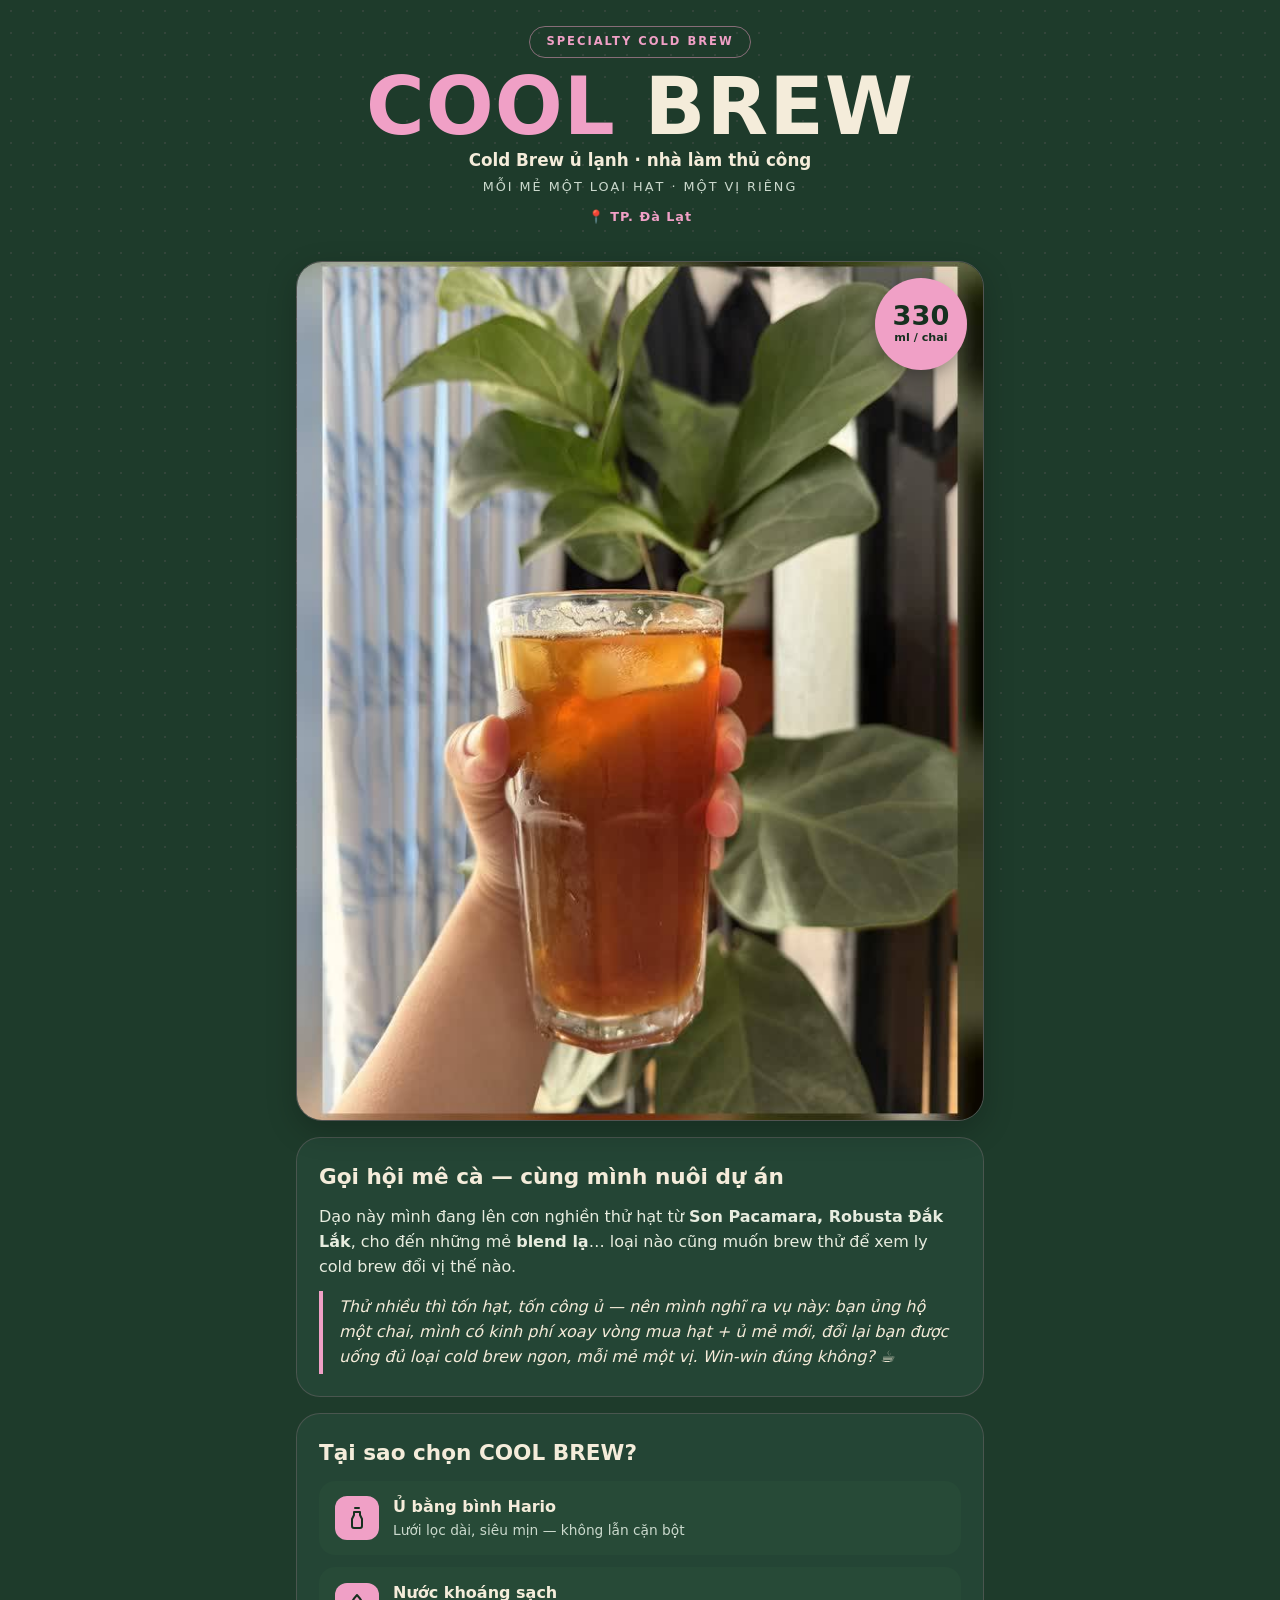
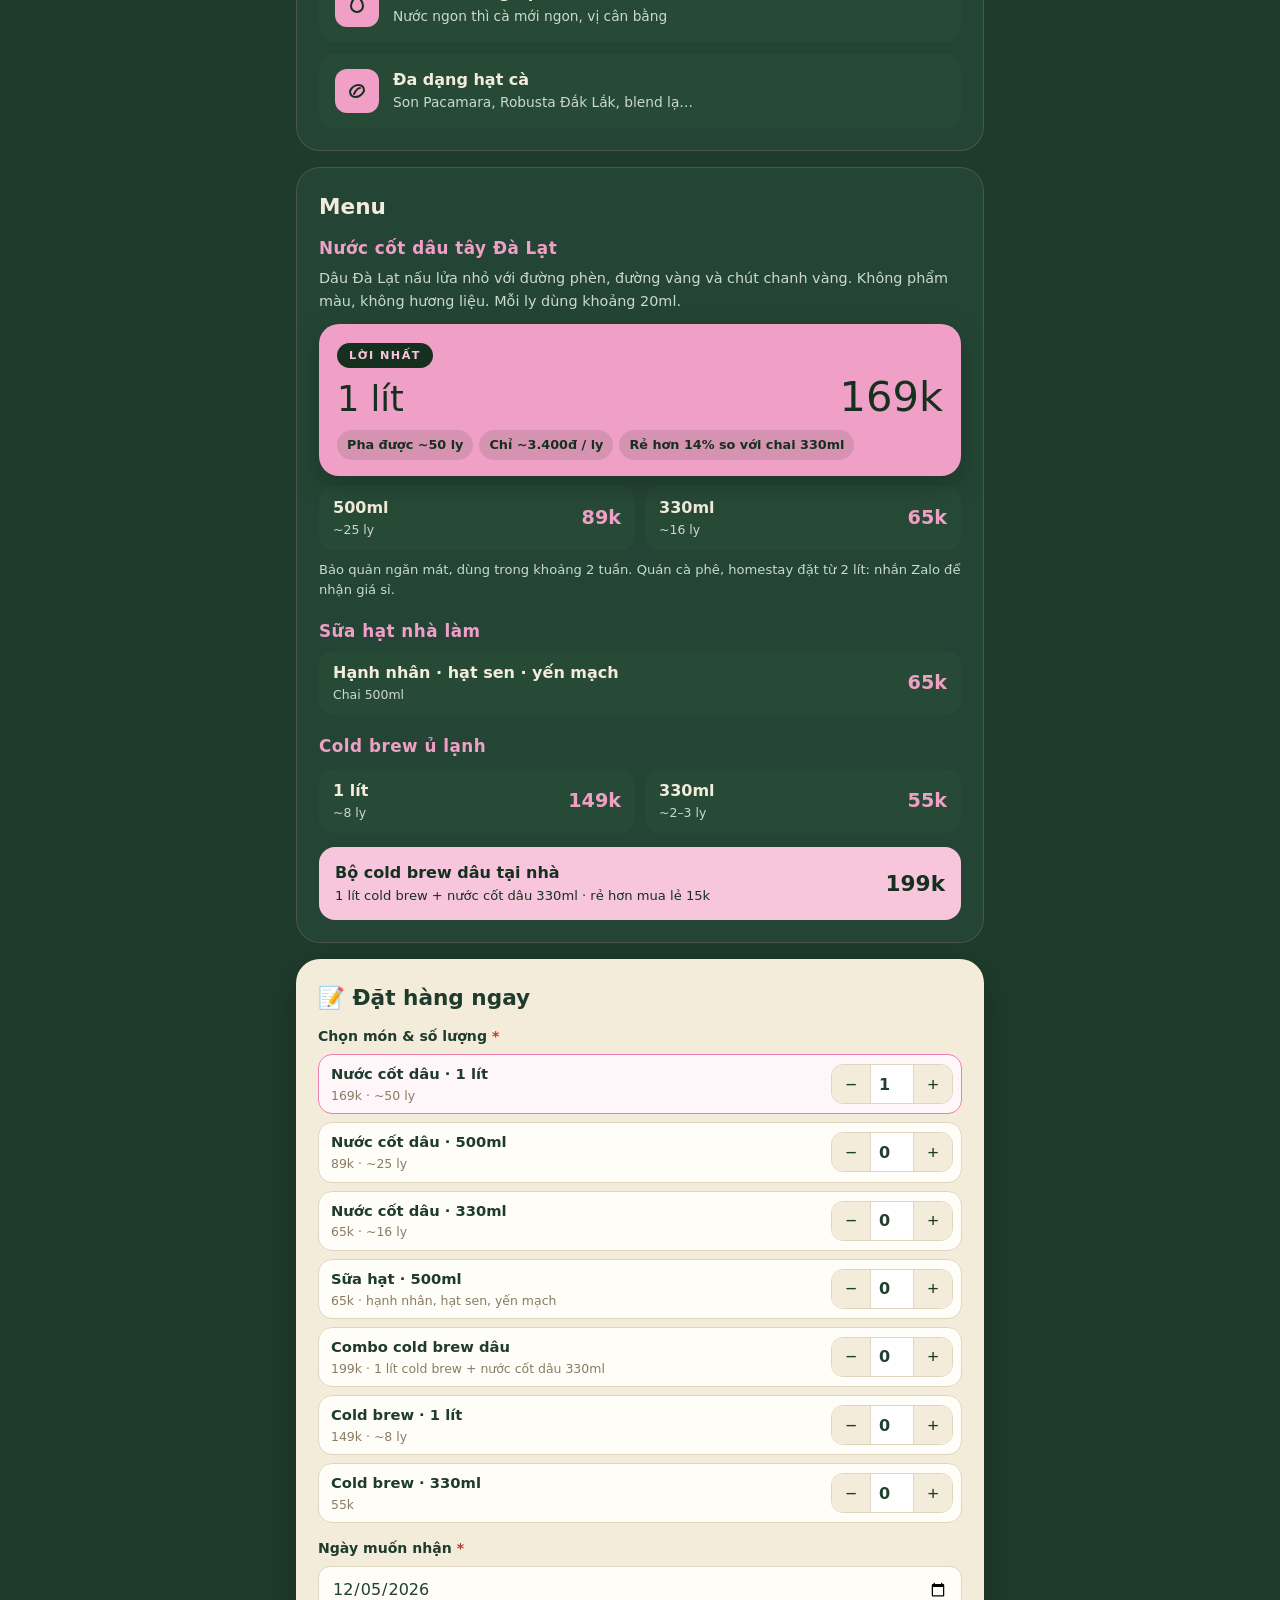
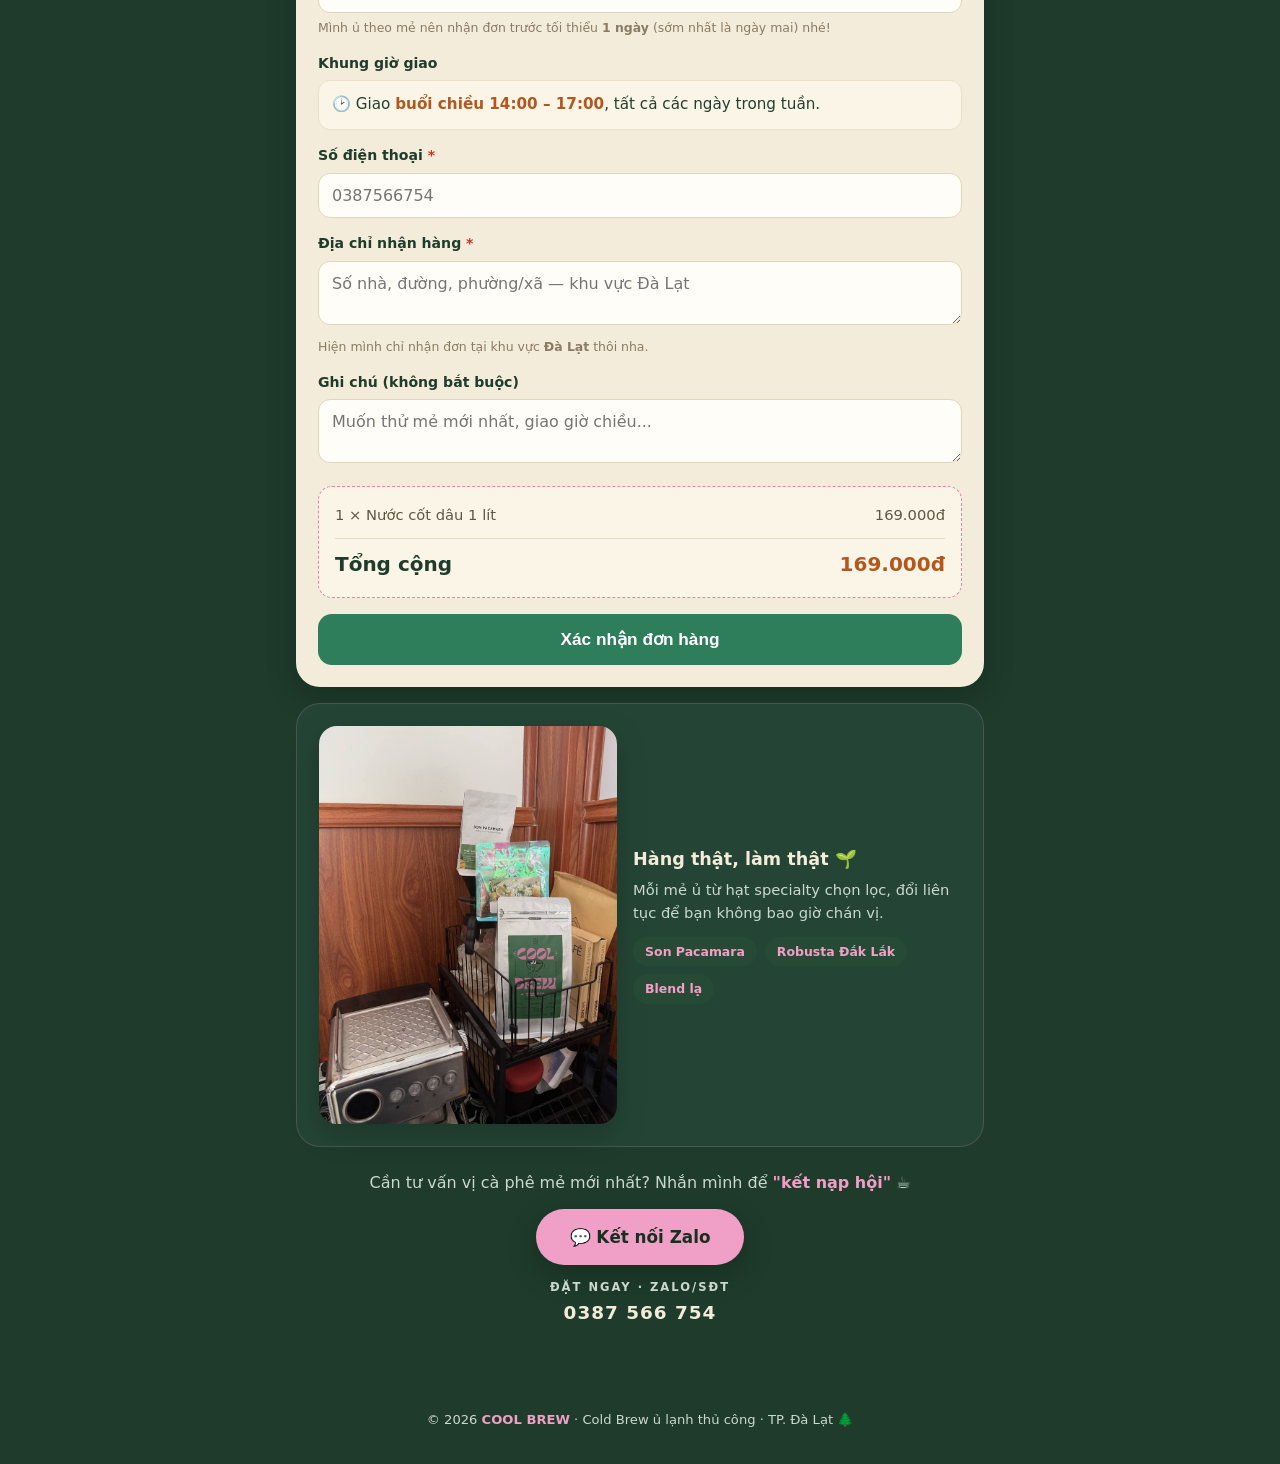
<file: coldbrew.html>
<!DOCTYPE html>
<html lang="vi">
<head>
<meta charset="UTF-8" />
<meta name="viewport" content="width=device-width, initial-scale=1.0" />
<title>COOL BREW · Cold Brew ủ lạnh thủ công · Đà Lạt</title>
<style>
  :root {
    --green-900: #16301f;
    --green-800: #1e3b2b;
    --green-700: #274a37;
    --green-600: #305a43;
    --green-card: #244535;
    --pink: #f0a0c6;
    --pink-bright: #ec7fb0;
    --pink-soft: #f7c6dc;
    --cream: #f4ecda;
    --cream-2: #faf4e6;
    --ink: #21402f;
    --muted-cream: #cbd9cd;
    --amber: #b4571f;
    --ok: #2e7d5b;
    --shadow: 0 10px 30px rgba(0,0,0,0.22);
  }
  * { box-sizing: border-box; }
  html, body { margin: 0; padding: 0; }
  body {
    font-family: system-ui, -apple-system, "Segoe UI", Roboto, "Helvetica Neue", Arial, sans-serif;
    background: var(--green-800);
    color: var(--cream);
    line-height: 1.55;
    -webkit-font-smoothing: antialiased;
    overflow-x: hidden;
  }
  .rounded-face { font-family: "Arial Rounded MT Bold", "SF Pro Rounded", system-ui, "Segoe UI", sans-serif; }
  h1, h2, h3 { font-family: "Arial Rounded MT Bold", "SF Pro Rounded", system-ui, "Segoe UI", sans-serif; }

  main, header.site, footer.site { max-width: 720px; margin: 0 auto; }
  main { padding: 8px 16px 48px; }

  /* dotted texture */
  body::before {
    content: ""; position: fixed; inset: 0; pointer-events: none; z-index: 0;
    background-image: radial-gradient(rgba(240,160,198,0.10) 1px, transparent 1px);
    background-size: 22px 22px;
  }
  header.site, main, footer.site { position: relative; z-index: 1; }

  /* HEADER */
  header.site { padding: 26px 16px 6px; text-align: center; }
  .eyebrow {
    display: inline-block; border: 1.5px solid rgba(240,160,198,0.5);
    color: var(--pink); font-weight: 700; font-size: 0.72rem; letter-spacing: 2px;
    padding: 6px 16px; border-radius: 999px; text-transform: uppercase;
  }
  .loc { color: var(--pink); font-size: 0.8rem; font-weight: 600; margin-top: 10px; letter-spacing: 1px; }
  .wordmark { font-size: clamp(3rem, 16vw, 5rem); line-height: 0.92; margin: 12px 0 4px; letter-spacing: 1px; text-wrap: balance; }
  .wordmark .cool { color: var(--pink); }
  .wordmark .brew { color: var(--cream); }
  .subtag { color: var(--cream); font-weight: 600; font-size: 1.05rem; }
  .subtag2 { color: var(--muted-cream); font-size: 0.8rem; letter-spacing: 2px; text-transform: uppercase; margin-top: 4px; }

  /* HERO */
  .hero {
    position: relative; margin: 20px 0 8px; border-radius: 26px; overflow: hidden;
    box-shadow: var(--shadow); border: 1px solid rgba(240,160,198,0.25);
  }
  .hero .hero-media { display: block; width: 100%; aspect-ratio: 4/5; object-fit: cover; background: var(--green-900); }
  .hero .badge {
    position: absolute; top: 16px; right: 16px;
    background: var(--pink); color: var(--green-900);
    width: 92px; height: 92px; border-radius: 50%;
    display: flex; flex-direction: column; align-items: center; justify-content: center;
    box-shadow: 0 6px 16px rgba(0,0,0,0.28); text-align: center;
  }
  .hero .badge b { font-size: 1.7rem; line-height: 1; }
  .hero .badge span { font-size: 0.7rem; font-weight: 700; }

  /* CARDS */
  .card { border-radius: 24px; padding: 22px; margin: 16px 0; }
  .card h2 { font-size: 1.35rem; margin: 0 0 12px; }
  .card-glass { background: var(--green-card); border: 1px solid rgba(240,160,198,0.18); }
  .card-cream { background: var(--cream); color: var(--ink); box-shadow: var(--shadow); }
  .card-cream h2 { color: var(--green-800); }

  .story p { margin: 0 0 12px; color: #e7ecdf; }
  .story .quote {
    border-left: 4px solid var(--pink); padding: 4px 0 4px 16px; font-style: italic; margin: 0;
    color: #f3ead8;
  }

  /* WHY (feature chips) */
  .why { display: grid; gap: 12px; }
  .feat { display: flex; gap: 14px; align-items: center; background: var(--green-700); border-radius: 16px; padding: 14px 16px; }
  .feat .chip {
    flex: none; width: 44px; height: 44px; border-radius: 12px; background: var(--pink);
    display: flex; align-items: center; justify-content: center;
  }
  .feat .chip svg { width: 24px; height: 24px; }
  .feat .t { font-weight: 800; color: var(--cream); }
  .feat .d { font-size: 0.86rem; color: var(--muted-cream); }

  /* SIZES */
  .sizes { display: grid; grid-template-columns: 1fr 1fr; gap: 14px; }
  @media (max-width: 520px) { .sizes { grid-template-columns: 1fr; } }
  .size {
    background: var(--green-card); border: 1px solid rgba(240,160,198,0.18);
    border-radius: 20px; overflow: hidden; display: flex; flex-direction: column;
  }
  .size .ph { width: 100%; aspect-ratio: 4/5; object-fit: cover; display: block; }
  .size .body { padding: 14px 16px 16px; }
  .size .vol { font-family: "Arial Rounded MT Bold","SF Pro Rounded",system-ui,sans-serif; font-size: 1.5rem; color: var(--pink); }
  .size .shape { font-size: 0.82rem; color: var(--muted-cream); margin-bottom: 8px; }
  .size .prices { display: flex; gap: 10px; }
  .size .prices div { flex: 1; background: var(--green-700); border-radius: 12px; padding: 8px 10px; text-align: center; }
  .size .prices .lab { font-size: 0.68rem; color: var(--muted-cream); text-transform: uppercase; letter-spacing: 0.5px; }
  .size .prices .val { font-weight: 800; font-size: 1.05rem; color: var(--cream); }

  /* MENU */
  .menu-group { font-size: 1.05rem; color: var(--pink); margin: 18px 0 6px; letter-spacing: 0.5px; }
  .menu-group:first-of-type { margin-top: 4px; }
  .menu-desc { margin: 0 0 12px; color: var(--muted-cream); font-size: 0.9rem; }
  .menu-note { margin: 10px 0 4px; color: var(--muted-cream); font-size: 0.82rem; }
  .liter {
    position: relative; background: var(--pink); color: var(--green-900);
    border-radius: 20px; padding: 18px 18px 16px; box-shadow: var(--shadow);
  }
  .liter-tag {
    display: inline-block; background: var(--green-900); color: var(--pink-soft);
    font-size: 0.7rem; font-weight: 800; letter-spacing: 1.5px; text-transform: uppercase;
    padding: 4px 12px; border-radius: 999px; margin-bottom: 8px;
  }
  .liter-main { display: flex; justify-content: space-between; align-items: baseline; gap: 12px; flex-wrap: wrap; }
  .liter-vol, .liter-price { font-family: "Arial Rounded MT Bold","SF Pro Rounded",system-ui,sans-serif; line-height: 1; }
  .liter-vol { font-size: 2.2rem; }
  .liter-price { font-size: 2.6rem; }
  .liter-facts { display: flex; flex-wrap: wrap; gap: 6px; margin-top: 12px; }
  .liter-facts span { background: rgba(22,48,31,0.12); font-size: 0.8rem; font-weight: 700; padding: 5px 10px; border-radius: 999px; }
  .smalls { display: grid; grid-template-columns: 1fr 1fr; gap: 10px; margin-top: 10px; }
  .small-item {
    display: grid; grid-template-columns: 1fr auto; grid-template-areas: "v p" "n p"; align-items: center;
    background: var(--green-700); border-radius: 14px; padding: 10px 14px; column-gap: 8px;
  }
  .small-item .v { grid-area: v; font-weight: 800; color: var(--cream); }
  .small-item .n { grid-area: n; font-size: 0.78rem; color: var(--muted-cream); }
  .small-item .p { grid-area: p; font-weight: 800; font-size: 1.2rem; color: var(--pink); font-variant-numeric: tabular-nums; }
  .combo { margin-top: 14px; background: var(--pink-soft); color: var(--green-900); border-radius: 16px; padding: 14px 16px; display: grid; grid-template-columns: 1fr auto; grid-template-areas: "t p" "d p"; column-gap: 10px; align-items: center; }
  .combo-t { grid-area: t; font-weight: 800; }
  .combo-d { grid-area: d; font-size: 0.82rem; }
  .combo-p { grid-area: p; font-weight: 800; font-size: 1.35rem; font-variant-numeric: tabular-nums; }
  .smalls.one { grid-template-columns: 1fr; margin-top: 0; }
  .size-row { flex-direction: row; }
  .size-row .ph { width: 38%; aspect-ratio: 4/5; flex: none; }
  .size-row .body { flex: 1; min-width: 0; align-self: center; }

  /* ORDER ITEMS */
  .items { display: grid; gap: 8px; }
  .item { display: flex; justify-content: space-between; align-items: center; gap: 10px; background: #fffdf8; border: 1.5px solid #e0d6bf; border-radius: 14px; padding: 8px 8px 8px 12px; }
  .item.on { border-color: var(--pink-bright); background: #fff6fa; }
  .item-info { min-width: 0; display: flex; flex-direction: column; }
  .item-info b { font-size: 0.92rem; color: var(--green-800); }
  .item-info span { font-size: 0.78rem; color: #8a7c62; }
  .item .stepper button { width: 38px; height: 38px; font-size: 1.2rem; }
  .item .stepper { flex: none; }
  .item .stepper input { width: 44px; height: 38px; font-size: 1rem; padding: 0; border-radius: 0; }


  /* FORM */
  .field { margin-bottom: 15px; }
  .field label { display: block; font-weight: 700; font-size: 0.88rem; margin-bottom: 6px; color: var(--green-800); }
  .field label .req { color: #c0392b; }
  .field input, .field select, .field textarea {
    width: 100%; padding: 12px 13px; border: 1.5px solid #e0d6bf; border-radius: 12px;
    font-size: 1rem; font-family: inherit; background: #fffdf8; color: var(--ink);
  }
  .field input:focus, .field select:focus, .field textarea:focus {
    outline: none; border-color: var(--pink-bright); box-shadow: 0 0 0 3px rgba(236,127,176,0.22);
  }
  .field textarea { resize: vertical; min-height: 58px; }
  .field .hint { font-size: 0.78rem; color: #8a7c62; margin-top: 5px; }
  .fixed-slot { background: #fbf5e7; border: 1.5px solid #ece0c8; border-radius: 12px; padding: 12px 13px; color: var(--ink); font-size: 0.95rem; }
  .fixed-slot b { color: var(--amber); }

  .stepper { display: inline-flex; align-items: center; border: 1.5px solid #e0d6bf; border-radius: 12px; overflow: hidden; }
  .stepper button { width: 46px; height: 46px; border: none; background: var(--cream); font-size: 1.4rem; color: var(--green-800); cursor: pointer; line-height: 1; }
  .stepper button:hover { background: var(--pink-soft); }
  .stepper input { width: 64px; height: 46px; text-align: center; border: none; border-left: 1.5px solid #e0d6bf; border-right: 1.5px solid #e0d6bf; font-size: 1.1rem; font-weight: 800; background: #fff; }
  .stepper input:focus { box-shadow: none; }

  .summary { background: #fbf5e7; border: 1.5px dashed var(--pink-bright); border-radius: 14px; padding: 14px 16px; margin: 6px 0 16px; }
  .summary .row { display: flex; justify-content: space-between; padding: 3px 0; font-size: 0.92rem; color: #5f5647; }
  .summary .grand { border-top: 1px solid #e6dcc4; margin-top: 8px; padding-top: 10px; font-size: 1.25rem; font-weight: 800; color: var(--green-800); }
  .summary .grand span:last-child { color: var(--amber); }

  .btn-submit { width: 100%; border: none; background: var(--ok); color: #fff; padding: 15px; border-radius: 14px; font-size: 1.08rem; font-weight: 800; cursor: pointer; transition: opacity .15s; }
  .btn-submit:hover { opacity: 0.92; }

  /* BEANS trust */
  .beans { display: grid; grid-template-columns: 1fr 1.1fr; gap: 16px; align-items: center; }
  @media (max-width: 520px) { .beans { grid-template-columns: 1fr; } }
  .beans img { width: 100%; border-radius: 18px; display: block; box-shadow: var(--shadow); }
  .beans .t { font-weight: 800; color: var(--cream); margin-bottom: 6px; font-size: 1.1rem; }
  .beans .d { color: var(--muted-cream); font-size: 0.92rem; }
  .beans .tags { display: flex; flex-wrap: wrap; gap: 8px; margin-top: 12px; }
  .beans .tags span { background: var(--green-700); color: var(--pink); font-size: 0.78rem; font-weight: 700; padding: 5px 12px; border-radius: 999px; }

  /* CTA */
  .cta { text-align: center; padding: 8px 0; }
  .cta p { color: var(--muted-cream); margin: 0 0 14px; }
  .btn-zalo { display: inline-block; background: var(--pink); color: var(--green-900); font-weight: 800; padding: 15px 34px; border-radius: 999px; text-decoration: none; box-shadow: var(--shadow); font-size: 1.05rem; transition: transform .1s, background .15s; }
  .btn-zalo:hover { background: var(--pink-bright); }
  .btn-zalo:active { transform: scale(0.97); }
  .cta .phone { margin-top: 14px; color: var(--cream); font-size: 1.15rem; font-weight: 800; letter-spacing: 1px; }
  .cta .phone small { display:block; font-weight:600; font-size:0.72rem; color:var(--muted-cream); letter-spacing:2px; text-transform:uppercase; margin-bottom:2px; }

  footer.site { text-align: center; padding: 26px 16px 34px; color: var(--muted-cream); font-size: 0.82rem; }
  footer.site b { color: var(--pink); }

  /* MODAL */
  .overlay { position: fixed; inset: 0; background: rgba(10,25,16,0.62); display: none; align-items: center; justify-content: center; padding: 18px; z-index: 60; }
  .overlay.show { display: flex; }
  .modal { background: var(--cream); color: var(--ink); border-radius: 22px; max-width: 440px; width: 100%; padding: 24px; box-shadow: 0 20px 50px rgba(0,0,0,0.4); }
  .modal h3 { margin: 0 0 4px; color: var(--ok); font-size: 1.3rem; }
  .modal .lead { color: #7a6f58; font-size: 0.9rem; margin: 0 0 14px; }
  .modal pre { background: #fbf5e7; border: 1.5px solid #ece0c8; border-radius: 12px; padding: 14px; font-size: 0.85rem; white-space: pre-wrap; word-break: break-word; max-height: 250px; overflow: auto; margin: 0; font-family: ui-monospace, Menlo, Consolas, monospace; }
  .modal .actions { display: grid; grid-template-columns: 1fr 1fr; gap: 10px; margin-top: 16px; }
  .modal .actions .full { grid-column: 1 / -1; }
  .modal button, .modal a.mbtn { display: block; text-align: center; text-decoration: none; padding: 13px; border-radius: 12px; border: none; font-weight: 800; cursor: pointer; font-size: 0.95rem; }
  .b-copy { background: var(--green-700); color: #fff; }
  .b-zalo { background: var(--pink); color: var(--green-900); }
  .b-close { background: #e7ddc6; color: var(--ink); }

  @media (prefers-reduced-motion: reduce) { * { transition: none !important; } }
</style>
</head>
<body>
  <header class="site">
    <span class="eyebrow">Specialty Cold Brew</span>
    <h1 class="wordmark"><span class="cool">COOL</span> <span class="brew">BREW</span></h1>
    <div class="subtag">Cold Brew ủ lạnh · nhà làm thủ công</div>
    <div class="subtag2">Mỗi mẻ một loại hạt · một vị riêng</div>
    <div class="loc">📍 TP. Đà Lạt</div>
  </header>

  <main>
    <!-- HERO -->
    <div class="hero">
      <video class="hero-media" autoplay muted loop playsinline preload="metadata"
             poster="images/coolbrew/hero-poster.jpg">
        <source src="videos/coolbrew-hero.mp4" type="video/mp4" />
        <img class="hero-media" src="images/coolbrew/bottle-330-a.jpg" alt="Ly Cold Brew COOL BREW ủ lạnh giữa vườn Đà Lạt" />
      </video>
      <div class="badge"><b>330</b><span>ml / chai</span></div>
    </div>

    <!-- STORY -->
    <section class="card card-glass story">
      <h2>Gọi hội mê cà — cùng mình nuôi dự án</h2>
      <p>Dạo này mình đang lên cơn nghiền thử hạt từ <b>Son Pacamara, Robusta Đắk Lắk</b>, cho đến những mẻ <b>blend lạ</b>… loại nào cũng muốn brew thử để xem ly cold brew đổi vị thế nào.</p>
      <p class="quote">Thử nhiều thì tốn hạt, tốn công ủ — nên mình nghĩ ra vụ này: bạn ủng hộ một chai, mình có kinh phí xoay vòng mua hạt + ủ mẻ mới, đổi lại bạn được uống đủ loại cold brew ngon, mỗi mẻ một vị. Win-win đúng không? ☕</p>
    </section>

    <!-- WHY -->
    <section class="card card-glass">
      <h2>Tại sao chọn COOL BREW?</h2>
      <div class="why">
        <div class="feat">
          <div class="chip">
            <svg viewBox="0 0 24 24" fill="none" stroke="#16301f" stroke-width="2" stroke-linecap="round" stroke-linejoin="round"><path d="M10 2h4M9 6h6M9 6v3l-2 4v7a2 2 0 0 0 2 2h6a2 2 0 0 0 2-2v-7l-2-4V6"/></svg>
          </div>
          <div><div class="t">Ủ bằng bình Hario</div><div class="d">Lưới lọc dài, siêu mịn — không lẫn cặn bột</div></div>
        </div>
        <div class="feat">
          <div class="chip">
            <svg viewBox="0 0 24 24" fill="none" stroke="#16301f" stroke-width="2" stroke-linecap="round" stroke-linejoin="round"><path d="M12 2s6 6.5 6 11a6 6 0 0 1-12 0c0-4.5 6-11 6-11z"/></svg>
          </div>
          <div><div class="t">Nước khoáng sạch</div><div class="d">Nước ngon thì cà mới ngon, vị cân bằng</div></div>
        </div>
        <div class="feat">
          <div class="chip">
            <svg viewBox="0 0 24 24" fill="none" stroke="#16301f" stroke-width="2" stroke-linecap="round" stroke-linejoin="round"><path d="M5 12c4-8 14-8 14 0-4 8-14 8-14 0z"/><path d="M9 15c2-4 4-6 6-6"/></svg>
          </div>
          <div><div class="t">Đa dạng hạt cà</div><div class="d">Son Pacamara, Robusta Đắk Lắk, blend lạ…</div></div>
        </div>
      </div>
    </section>

    <!-- MENU -->
    <section class="card card-glass" id="menu">
      <h2>Menu</h2>

      <h3 class="menu-group">Nước cốt dâu tây Đà Lạt</h3>
      <p class="menu-desc">Dâu Đà Lạt nấu lửa nhỏ với đường phèn, đường vàng và chút chanh vàng. Không phẩm màu, không hương liệu. Mỗi ly dùng khoảng 20ml.</p>

      <div class="liter">
        <div class="liter-tag">Lời nhất</div>
        <div class="liter-main">
          <div class="liter-vol">1 lít</div>
          <div class="liter-price">169k</div>
        </div>
        <div class="liter-facts">
          <span>Pha được ~50 ly</span>
          <span>Chỉ ~3.400đ / ly</span>
          <span>Rẻ hơn 14% so với chai 330ml</span>
        </div>
      </div>

      <div class="smalls">
        <div class="small-item"><span class="v">500ml</span><span class="n">~25 ly</span><span class="p">89k</span></div>
        <div class="small-item"><span class="v">330ml</span><span class="n">~16 ly</span><span class="p">65k</span></div>
      </div>
      <p class="menu-note">Bảo quản ngăn mát, dùng trong khoảng 2 tuần. Quán cà phê, homestay đặt từ 2 lít: nhắn Zalo để nhận giá sỉ.</p>

      <h3 class="menu-group">Sữa hạt nhà làm</h3>
      <div class="smalls one">
        <div class="small-item"><span class="v">Hạnh nhân · hạt sen · yến mạch</span><span class="n">Chai 500ml</span><span class="p">65k</span></div>
      </div>

      <h3 class="menu-group">Cold brew ủ lạnh</h3>
      <div class="smalls">
        <div class="small-item"><span class="v">1 lít</span><span class="n">~8 ly</span><span class="p">149k</span></div>
        <div class="small-item"><span class="v">330ml</span><span class="n">~2–3 ly</span><span class="p">55k</span></div>
      </div>

      <div class="combo">
        <div class="combo-t">Bộ cold brew dâu tại nhà</div>
        <div class="combo-d">1 lít cold brew + nước cốt dâu 330ml · rẻ hơn mua lẻ 15k</div>
        <div class="combo-p">199k</div>
      </div>
    </section>

    <!-- ORDER FORM -->
    <section class="card card-cream">
      <h2>📝 Đặt hàng ngay</h2>
      <form id="order-form" novalidate>
        <div class="field">
          <label>Chọn món & số lượng <span class="req">*</span></label>
          <div class="items" id="items">
            <div class="item" data-price="169000" data-label="Nước cốt dâu 1 lít">
              <div class="item-info"><b>Nước cốt dâu · 1 lít</b><span>169k · ~50 ly</span></div>
              <div class="stepper"><button type="button" class="minus" aria-label="Giảm nước cốt dâu 1 lít">−</button><input type="number" id="q-dau-1000" value="1" min="0" max="50" inputmode="numeric" aria-label="Số chai nước cốt dâu 1 lít" /><button type="button" class="plus" aria-label="Tăng nước cốt dâu 1 lít">+</button></div>
            </div>
            <div class="item" data-price="89000" data-label="Nước cốt dâu 500ml">
              <div class="item-info"><b>Nước cốt dâu · 500ml</b><span>89k · ~25 ly</span></div>
              <div class="stepper"><button type="button" class="minus" aria-label="Giảm nước cốt dâu 500ml">−</button><input type="number" id="q-dau-500" value="0" min="0" max="50" inputmode="numeric" aria-label="Số chai nước cốt dâu 500ml" /><button type="button" class="plus" aria-label="Tăng nước cốt dâu 500ml">+</button></div>
            </div>
            <div class="item" data-price="65000" data-label="Nước cốt dâu 330ml">
              <div class="item-info"><b>Nước cốt dâu · 330ml</b><span>65k · ~16 ly</span></div>
              <div class="stepper"><button type="button" class="minus" aria-label="Giảm nước cốt dâu 330ml">−</button><input type="number" id="q-dau-330" value="0" min="0" max="50" inputmode="numeric" aria-label="Số chai nước cốt dâu 330ml" /><button type="button" class="plus" aria-label="Tăng nước cốt dâu 330ml">+</button></div>
            </div>
            <div class="item" data-price="65000" data-label="Sữa hạt 500ml">
              <div class="item-info"><b>Sữa hạt · 500ml</b><span>65k · hạnh nhân, hạt sen, yến mạch</span></div>
              <div class="stepper"><button type="button" class="minus" aria-label="Giảm sữa hạt">−</button><input type="number" id="q-suahat-500" value="0" min="0" max="50" inputmode="numeric" aria-label="Số chai sữa hạt 500ml" /><button type="button" class="plus" aria-label="Tăng sữa hạt">+</button></div>
            </div>
            <div class="item" data-price="199000" data-label="Combo 1 lít cold brew + nước cốt dâu 330ml">
              <div class="item-info"><b>Combo cold brew dâu</b><span>199k · 1 lít cold brew + nước cốt dâu 330ml</span></div>
              <div class="stepper"><button type="button" class="minus" aria-label="Giảm combo">−</button><input type="number" id="q-combo" value="0" min="0" max="50" inputmode="numeric" aria-label="Số combo cold brew dâu" /><button type="button" class="plus" aria-label="Tăng combo">+</button></div>
            </div>
            <div class="item" data-price="149000" data-label="Cold brew 1 lít">
              <div class="item-info"><b>Cold brew · 1 lít</b><span>149k · ~8 ly</span></div>
              <div class="stepper"><button type="button" class="minus" aria-label="Giảm cold brew 1 lít">−</button><input type="number" id="q-cb-1000" value="0" min="0" max="50" inputmode="numeric" aria-label="Số chai cold brew 1 lít" /><button type="button" class="plus" aria-label="Tăng cold brew 1 lít">+</button></div>
            </div>
            <div class="item" data-price="55000" data-label="Cold brew 330ml">
              <div class="item-info"><b>Cold brew · 330ml</b><span>55k</span></div>
              <div class="stepper"><button type="button" class="minus" aria-label="Giảm cold brew">−</button><input type="number" id="q-cb-330" value="0" min="0" max="50" inputmode="numeric" aria-label="Số chai cold brew 330ml" /><button type="button" class="plus" aria-label="Tăng cold brew">+</button></div>
            </div>
          </div>
        </div>

        <div class="field">
          <label for="date">Ngày muốn nhận <span class="req">*</span></label>
          <input type="date" id="date" required />
          <div class="hint">Mình ủ theo mẻ nên nhận đơn trước tối thiểu <b>1 ngày</b> (sớm nhất là ngày mai) nhé!</div>
        </div>

        <div class="field">
          <label>Khung giờ giao</label>
          <div class="fixed-slot">🕑 Giao <b>buổi chiều 14:00 – 17:00</b>, tất cả các ngày trong tuần.</div>
        </div>

        <div class="field">
          <label for="phone">Số điện thoại <span class="req">*</span></label>
          <input type="tel" id="phone" placeholder="0387566754" required pattern="[0-9]{9,11}" inputmode="numeric" />
        </div>

        <div class="field">
          <label for="address">Địa chỉ nhận hàng <span class="req">*</span></label>
          <textarea id="address" placeholder="Số nhà, đường, phường/xã — khu vực Đà Lạt" required></textarea>
          <div class="hint">Hiện mình chỉ nhận đơn tại khu vực <b>Đà Lạt</b> thôi nha.</div>
        </div>

        <div class="field">
          <label for="note">Ghi chú (không bắt buộc)</label>
          <textarea id="note" placeholder="Muốn thử mẻ mới nhất, giao giờ chiều..."></textarea>
        </div>

        <div class="summary">
          <div id="s-lines"></div>
          <div class="row grand"><span>Tổng cộng</span><span id="s-total">0đ</span></div>
        </div>

        <button type="submit" class="btn-submit">Xác nhận đơn hàng</button>
      </form>
    </section>

    <!-- BEANS -->
    <section class="card card-glass">
      <div class="beans">
        <img src="images/coolbrew/beans.jpg" alt="Các loại hạt cà phê specialty dùng để ủ cold brew" />
        <div>
          <div class="t">Hàng thật, làm thật 🌱</div>
          <div class="d">Mỗi mẻ ủ từ hạt specialty chọn lọc, đổi liên tục để bạn không bao giờ chán vị.</div>
          <div class="tags"><span>Son Pacamara</span><span>Robusta Đắk Lắk</span><span>Blend lạ</span></div>
        </div>
      </div>
    </section>

    <!-- CTA -->
    <section class="cta">
      <p>Cần tư vấn vị cà phê mẻ mới nhất? Nhắn mình để <b style="color:var(--pink)">"kết nạp hội"</b> ☕</p>
      <a class="btn-zalo" id="cta-zalo" href="https://zalo.me/0387566754" target="_blank" rel="noopener">💬 Kết nối Zalo</a>
      <div class="phone"><small>Đặt ngay · Zalo/SĐT</small>0387 566 754</div>
    </section>
  </main>

  <footer class="site">© 2026 <b>COOL BREW</b> · Cold Brew ủ lạnh thủ công · TP. Đà Lạt 🌲</footer>

  <!-- MODAL -->
  <div class="overlay" id="overlay">
    <div class="modal">
      <h3>✅ Đơn của bạn đã sẵn sàng!</h3>
      <p class="lead">Bấm <b>Gửi qua Zalo</b> rồi <b>dán</b> nội dung bên dưới cho mình để chốt đơn nha.</p>
      <pre id="receipt"></pre>
      <div class="actions">
        <button class="b-copy" id="btn-copy">📋 Sao chép đơn</button>
        <a class="mbtn b-zalo" id="btn-zalo" href="https://zalo.me/0387566754" target="_blank" rel="noopener">💬 Gửi qua Zalo</a>
        <button class="b-close full" id="btn-close">Đóng</button>
      </div>
    </div>
  </div>

<script>
  const ZALO_PHONE = "0387566754";
  // Dán URL Web App Google Apps Script vào đây để đơn tự lưu vào Google Sheet.
  const SHEET_ENDPOINT = "https://script.google.com/macros/s/AKfycbxyt5D0mxNwSJBJXzUbs9YZz4NCkwXO9MESuxbBEy5DJr9KNlFOk5RHSINedL9P5FKOXQ/exec";
  const fmt = (n) => n.toLocaleString("vi-VN") + "đ";

  const itemEls = Array.from(document.querySelectorAll("#items .item"));
  const dateEl  = document.getElementById("date");
  const SLOT    = "Chiều (14:00 – 17:00)";
  const phoneEl = document.getElementById("phone");
  const addrEl  = document.getElementById("address");
  const noteEl  = document.getElementById("note");

  // date min = tomorrow (đặt trước tối thiểu 1 ngày)
  const pad = (n) => String(n).padStart(2, "0");
  const tomorrow = new Date();
  tomorrow.setDate(tomorrow.getDate() + 1);
  const minStr = tomorrow.getFullYear() + "-" + pad(tomorrow.getMonth() + 1) + "-" + pad(tomorrow.getDate());
  dateEl.min = minStr;
  dateEl.value = minStr;

  function clampQty(input) {
    let v = parseInt(input.value, 10);
    if (isNaN(v) || v < 0) v = 0;
    if (v > 50) v = 50;
    input.value = v;
    return v;
  }

  itemEls.forEach((el) => {
    const input = el.querySelector("input");
    el.querySelector(".minus").addEventListener("click", () => { input.value = clampQty(input) - 1; updateSummary(); });
    el.querySelector(".plus").addEventListener("click",  () => { input.value = clampQty(input) + 1; updateSummary(); });
    input.addEventListener("input", updateSummary);
  });

  // Các món khách đã chọn (số lượng > 0)
  function selectedLines() {
    return itemEls.map((el) => {
      const qty = clampQty(el.querySelector("input"));
      const unit = parseInt(el.dataset.price, 10);
      return { label: el.dataset.label, qty, unit, total: qty * unit };
    }).filter((l) => l.qty > 0);
  }

  const sLines = document.getElementById("s-lines");
  const sTotal = document.getElementById("s-total");

  function updateSummary() {
    const lines = selectedLines();
    itemEls.forEach((el) => el.classList.toggle("on", parseInt(el.querySelector("input").value, 10) > 0));
    sLines.innerHTML = "";
    if (!lines.length) {
      const row = document.createElement("div");
      row.className = "row";
      row.textContent = "Chưa chọn món nào";
      sLines.appendChild(row);
    }
    lines.forEach((l) => {
      const row = document.createElement("div");
      row.className = "row";
      const a = document.createElement("span"); a.textContent = l.qty + " × " + l.label;
      const b = document.createElement("span"); b.textContent = fmt(l.total);
      row.append(a, b);
      sLines.appendChild(row);
    });
    sTotal.textContent = fmt(lines.reduce((s, l) => s + l.total, 0));
  }
  updateSummary();

  document.getElementById("order-form").addEventListener("submit", (e) => {
    e.preventDefault();
    const lines = selectedLines();
    const date = dateEl.value;
    const slot = SLOT;
    const phone = phoneEl.value.trim();
    const addr = addrEl.value.trim();
    const note = noteEl.value.trim();

    if (!lines.length) { alert("Bạn chọn ít nhất 1 món giúp mình nhé!"); return; }
    if (!date) { alert("Bạn chọn ngày muốn nhận giúp mình nhé!"); dateEl.focus(); return; }
    if (date < dateEl.min) { alert("Mình cần đặt trước tối thiểu 1 ngày, bạn chọn từ ngày mai trở đi nhé!"); dateEl.focus(); return; }
    if (!/^[0-9]{9,11}$/.test(phone)) { alert("Số điện thoại chưa hợp lệ (9–11 chữ số)."); phoneEl.focus(); return; }
    if (!addr) { alert("Bạn nhập địa chỉ nhận hàng nhé!"); addrEl.focus(); return; }

    const total = lines.reduce((s, l) => s + l.total, 0);
    const qty = lines.reduce((s, l) => s + l.qty, 0);
    const itemsText = lines.map((l) => `- ${l.qty} × ${l.label} (${fmt(l.unit)}) = ${fmt(l.total)}`).join("\n");
    const [y, m, d] = date.split("-");
    const dateVN = d + "/" + m + "/" + y;

    const text =
`===== ĐƠN COOL BREW =====
${itemsText}
Ngày muốn nhận: ${dateVN}
Khung giờ giao: ${slot}
SĐT: ${phone}
Địa chỉ: ${addr}
${note ? "Ghi chú: " + note + "\n" : ""}-------------------------
TỔNG CỘNG: ${fmt(total)}
=========================`;

    document.getElementById("receipt").textContent = text;
    document.getElementById("btn-zalo").href = "https://zalo.me/" + ZALO_PHONE;
    document.getElementById("overlay").classList.add("show");

    if (SHEET_ENDPOINT) {
      const payload = {
        loai_chai: lines.map((l) => `${l.qty} × ${l.label}`).join("; "),
        so_luong: qty,
        don_gia: lines.length === 1 ? lines[0].unit : "nhiều món",
        tong_tien: total,
        ngay_nhan: dateVN, khung_gio: slot, sdt: phone, dia_chi: addr, ghi_chu: note
      };
      fetch(SHEET_ENDPOINT, {
        method: "POST", mode: "no-cors",
        headers: { "Content-Type": "text/plain;charset=utf-8" },
        body: JSON.stringify(payload)
      }).catch(() => {});
    }
  });

  document.getElementById("btn-close").addEventListener("click", () => document.getElementById("overlay").classList.remove("show"));
  document.getElementById("overlay").addEventListener("click", (e) => { if (e.target.id === "overlay") e.currentTarget.classList.remove("show"); });
  document.getElementById("btn-copy").addEventListener("click", async () => {
    const text = document.getElementById("receipt").textContent;
    const btn = document.getElementById("btn-copy");
    try { await navigator.clipboard.writeText(text); }
    catch { const ta = document.createElement("textarea"); ta.value = text; document.body.appendChild(ta); ta.select(); document.execCommand("copy"); ta.remove(); }
    btn.textContent = "✅ Đã sao chép!";
    setTimeout(() => (btn.textContent = "📋 Sao chép đơn"), 1600);
  });
</script>
</body>
</html>
</file>
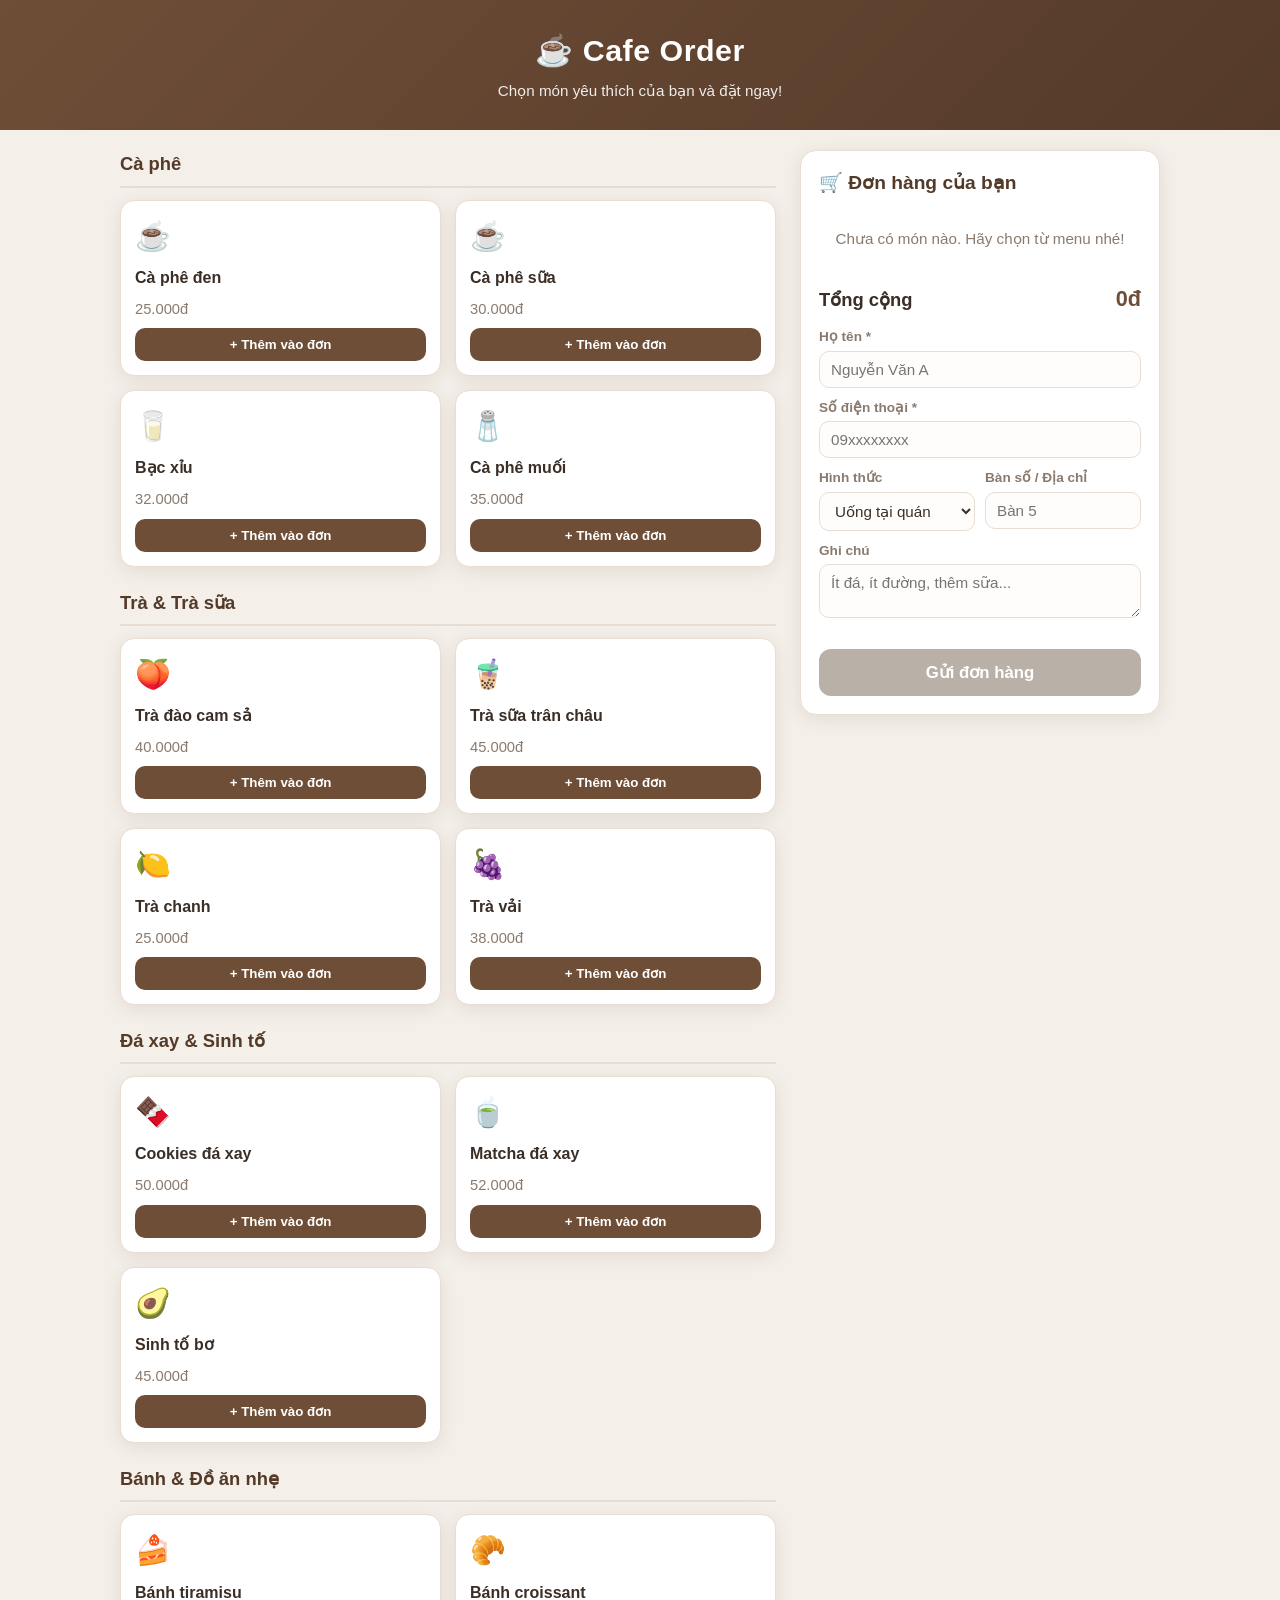
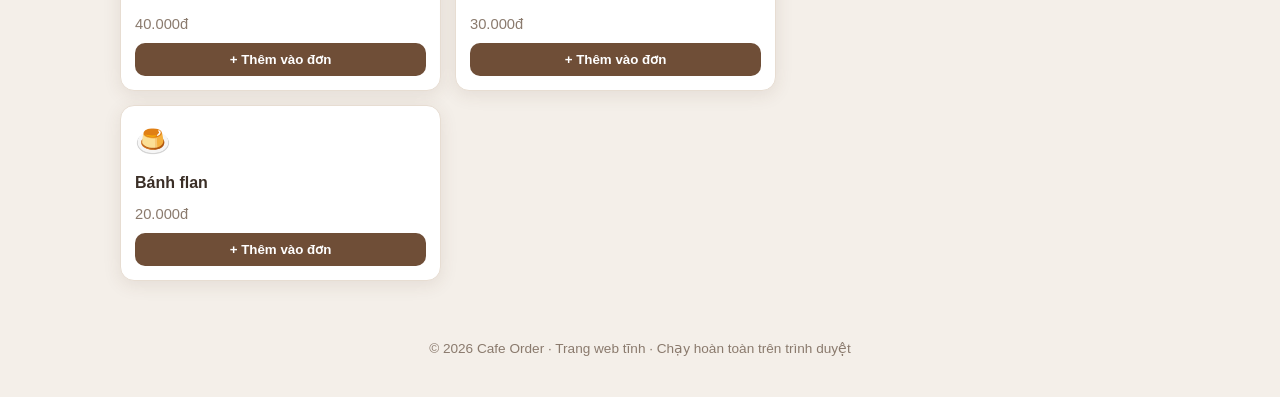
<file: order.html>
<!DOCTYPE html>
<html lang="vi">
<head>
<meta charset="UTF-8" />
<meta name="viewport" content="width=device-width, initial-scale=1.0" />
<title>Đặt Món - Cafe Order</title>
<style>
  :root {
    --bg: #f4efe9;
    --card: #ffffff;
    --ink: #3a2e26;
    --muted: #8a7a6d;
    --brand: #6f4e37;
    --brand-dark: #543a29;
    --accent: #c8956d;
    --line: #e7ddd2;
    --ok: #2e7d5b;
    --shadow: 0 4px 18px rgba(90, 63, 42, 0.10);
  }
  * { box-sizing: border-box; }
  html, body { margin: 0; padding: 0; }
  body {
    font-family: -apple-system, BlinkMacSystemFont, "Segoe UI", Roboto, "Helvetica Neue", Arial, sans-serif;
    background: var(--bg);
    color: var(--ink);
    line-height: 1.5;
    -webkit-font-smoothing: antialiased;
  }
  a { color: var(--brand); }

  /* Header */
  header.site {
    background: linear-gradient(135deg, var(--brand), var(--brand-dark));
    color: #fff;
    padding: 28px 20px;
    text-align: center;
  }
  header.site h1 { margin: 0; font-size: 1.9rem; letter-spacing: 0.5px; }
  header.site p { margin: 6px 0 0; opacity: 0.9; font-size: 0.95rem; }

  .wrap {
    max-width: 1080px;
    margin: 0 auto;
    padding: 20px;
    display: grid;
    grid-template-columns: 1fr 360px;
    gap: 24px;
    align-items: start;
  }

  /* Menu */
  .menu-section { min-width: 0; }
  .cat-title {
    font-size: 1.15rem;
    font-weight: 700;
    color: var(--brand-dark);
    margin: 22px 0 12px;
    padding-bottom: 8px;
    border-bottom: 2px solid var(--line);
  }
  .cat-title:first-of-type { margin-top: 0; }
  .items {
    display: grid;
    grid-template-columns: repeat(auto-fill, minmax(220px, 1fr));
    gap: 14px;
  }
  .item {
    background: var(--card);
    border: 1px solid var(--line);
    border-radius: 14px;
    padding: 14px;
    box-shadow: var(--shadow);
    display: flex;
    flex-direction: column;
    gap: 8px;
  }
  .item .emoji { font-size: 1.8rem; }
  .item .name { font-weight: 600; }
  .item .price { color: var(--muted); font-size: 0.92rem; }
  .item .add {
    margin-top: auto;
    border: none;
    background: var(--brand);
    color: #fff;
    padding: 9px 12px;
    border-radius: 10px;
    font-weight: 600;
    cursor: pointer;
    transition: background 0.15s ease, transform 0.05s ease;
  }
  .item .add:hover { background: var(--brand-dark); }
  .item .add:active { transform: scale(0.97); }

  /* Cart */
  .cart {
    position: sticky;
    top: 20px;
    background: var(--card);
    border: 1px solid var(--line);
    border-radius: 16px;
    box-shadow: var(--shadow);
    padding: 18px;
  }
  .cart h2 { margin: 0 0 12px; font-size: 1.2rem; color: var(--brand-dark); }
  .cart-empty { color: var(--muted); text-align: center; padding: 18px 0; font-size: 0.95rem; }
  .cart-line {
    display: grid;
    grid-template-columns: 1fr auto;
    gap: 4px 10px;
    align-items: center;
    padding: 10px 0;
    border-bottom: 1px dashed var(--line);
  }
  .cart-line .ln-name { font-weight: 600; font-size: 0.95rem; }
  .cart-line .ln-price { color: var(--muted); font-size: 0.85rem; }
  .qty {
    display: inline-flex;
    align-items: center;
    gap: 8px;
  }
  .qty button {
    width: 28px; height: 28px;
    border: 1px solid var(--line);
    background: #faf6f1;
    border-radius: 8px;
    cursor: pointer;
    font-size: 1rem;
    line-height: 1;
    color: var(--brand-dark);
  }
  .qty button:hover { background: var(--line); }
  .qty span { min-width: 20px; text-align: center; font-weight: 600; }
  .ln-total { font-weight: 700; text-align: right; grid-column: 2; }

  .total-row {
    display: flex;
    justify-content: space-between;
    align-items: baseline;
    margin: 14px 0 6px;
    font-size: 1.15rem;
    font-weight: 700;
  }
  .total-row .sum { color: var(--brand); font-size: 1.35rem; }

  /* Customer form */
  .cust { margin-top: 12px; display: grid; gap: 10px; }
  .cust label { font-size: 0.85rem; font-weight: 600; color: var(--muted); display: block; margin-bottom: 3px; }
  .cust input, .cust textarea, .cust select {
    width: 100%;
    padding: 9px 11px;
    border: 1px solid var(--line);
    border-radius: 10px;
    font-size: 0.95rem;
    font-family: inherit;
    background: #fffdfb;
    color: var(--ink);
  }
  .cust input:focus, .cust textarea:focus, .cust select:focus {
    outline: none;
    border-color: var(--accent);
    box-shadow: 0 0 0 3px rgba(200, 149, 109, 0.18);
  }
  .cust textarea { resize: vertical; min-height: 54px; }
  .row2 { display: grid; grid-template-columns: 1fr 1fr; gap: 10px; }

  .submit {
    margin-top: 14px;
    width: 100%;
    border: none;
    background: var(--ok);
    color: #fff;
    padding: 13px;
    border-radius: 12px;
    font-size: 1.05rem;
    font-weight: 700;
    cursor: pointer;
    transition: opacity 0.15s ease;
  }
  .submit:hover { opacity: 0.92; }
  .submit:disabled { background: #b9b1a8; cursor: not-allowed; }

  /* Toast / receipt */
  .overlay {
    position: fixed; inset: 0;
    background: rgba(40, 28, 20, 0.55);
    display: none;
    align-items: center; justify-content: center;
    padding: 20px; z-index: 50;
  }
  .overlay.show { display: flex; }
  .receipt {
    background: #fff; border-radius: 16px; max-width: 420px; width: 100%;
    padding: 24px; box-shadow: 0 12px 40px rgba(0,0,0,0.3);
  }
  .receipt h3 { margin: 0 0 4px; color: var(--ok); }
  .receipt pre {
    background: #faf6f1; border: 1px solid var(--line); border-radius: 10px;
    padding: 12px; font-size: 0.85rem; white-space: pre-wrap; word-break: break-word;
    max-height: 240px; overflow: auto; font-family: ui-monospace, "SF Mono", Menlo, monospace;
  }
  .receipt .actions { display: flex; gap: 10px; margin-top: 14px; }
  .receipt .actions button {
    flex: 1; padding: 11px; border-radius: 10px; border: none; font-weight: 600; cursor: pointer;
  }
  .btn-copy { background: var(--brand); color: #fff; }
  .btn-close { background: var(--line); color: var(--ink); }

  footer.site { text-align: center; color: var(--muted); font-size: 0.85rem; padding: 24px; }

  @media (max-width: 820px) {
    .wrap { grid-template-columns: 1fr; }
    .cart { position: static; }
  }
</style>
</head>
<body>
  <header class="site">
    <h1>☕ Cafe Order</h1>
    <p>Chọn món yêu thích của bạn và đặt ngay!</p>
  </header>

  <div class="wrap">
    <!-- MENU -->
    <div class="menu-section" id="menu"></div>

    <!-- CART -->
    <aside class="cart">
      <h2>🛒 Đơn hàng của bạn</h2>
      <div id="cart-lines"></div>
      <div id="cart-empty" class="cart-empty">Chưa có món nào. Hãy chọn từ menu nhé!</div>

      <div class="total-row">
        <span>Tổng cộng</span>
        <span class="sum" id="grand-total">0đ</span>
      </div>

      <form class="cust" id="order-form" autocomplete="on">
        <div>
          <label for="cust-name">Họ tên *</label>
          <input type="text" id="cust-name" name="name" placeholder="Nguyễn Văn A" required />
        </div>
        <div>
          <label for="cust-phone">Số điện thoại *</label>
          <input type="tel" id="cust-phone" name="phone" placeholder="09xxxxxxxx" required
                 pattern="[0-9]{9,11}" title="Nhập 9-11 chữ số" />
        </div>
        <div class="row2">
          <div>
            <label for="order-type">Hình thức</label>
            <select id="order-type" name="type">
              <option value="Tại quán">Uống tại quán</option>
              <option value="Mang đi">Mang đi</option>
              <option value="Giao hàng">Giao hàng</option>
            </select>
          </div>
          <div>
            <label for="table-no">Bàn số / Địa chỉ</label>
            <input type="text" id="table-no" name="table" placeholder="Bàn 5" />
          </div>
        </div>
        <div>
          <label for="note">Ghi chú</label>
          <textarea id="note" name="note" placeholder="Ít đá, ít đường, thêm sữa..."></textarea>
        </div>
        <button type="submit" class="submit" id="submit-btn" disabled>Gửi đơn hàng</button>
      </form>
    </aside>
  </div>

  <footer class="site">
    <p>© <span id="year"></span> Cafe Order · Trang web tĩnh · Chạy hoàn toàn trên trình duyệt</p>
  </footer>

  <!-- Receipt overlay -->
  <div class="overlay" id="overlay">
    <div class="receipt">
      <h3>✅ Đặt hàng thành công!</h3>
      <p style="margin:4px 0 12px;color:var(--muted);font-size:0.9rem;">
        Đây là chi tiết đơn hàng của bạn. Bạn có thể sao chép và gửi cho quán.
      </p>
      <pre id="receipt-text"></pre>
      <div class="actions">
        <button class="btn-copy" id="btn-copy">📋 Sao chép</button>
        <button class="btn-close" id="btn-close">Đóng</button>
      </div>
    </div>
  </div>

<script>
  // ====== MENU DATA (sửa tên món / giá tại đây) ======
  const MENU = [
    { cat: "Cà phê", items: [
      { id: "cf1", name: "Cà phê đen", price: 25000, emoji: "☕" },
      { id: "cf2", name: "Cà phê sữa", price: 30000, emoji: "☕" },
      { id: "cf3", name: "Bạc xỉu", price: 32000, emoji: "🥛" },
      { id: "cf4", name: "Cà phê muối", price: 35000, emoji: "🧂" },
    ]},
    { cat: "Trà & Trà sữa", items: [
      { id: "tr1", name: "Trà đào cam sả", price: 40000, emoji: "🍑" },
      { id: "tr2", name: "Trà sữa trân châu", price: 45000, emoji: "🧋" },
      { id: "tr3", name: "Trà chanh", price: 25000, emoji: "🍋" },
      { id: "tr4", name: "Trà vải", price: 38000, emoji: "🍇" },
    ]},
    { cat: "Đá xay & Sinh tố", items: [
      { id: "dx1", name: "Cookies đá xay", price: 50000, emoji: "🍫" },
      { id: "dx2", name: "Matcha đá xay", price: 52000, emoji: "🍵" },
      { id: "dx3", name: "Sinh tố bơ", price: 45000, emoji: "🥑" },
    ]},
    { cat: "Bánh & Đồ ăn nhẹ", items: [
      { id: "bk1", name: "Bánh tiramisu", price: 40000, emoji: "🍰" },
      { id: "bk2", name: "Bánh croissant", price: 30000, emoji: "🥐" },
      { id: "bk3", name: "Bánh flan", price: 20000, emoji: "🍮" },
    ]},
  ];

  const fmt = (n) => n.toLocaleString("vi-VN") + "đ";
  const cart = {}; // id -> { item, qty }

  // Render menu
  const menuEl = document.getElementById("menu");
  MENU.forEach((group) => {
    const title = document.createElement("div");
    title.className = "cat-title";
    title.textContent = group.cat;
    menuEl.appendChild(title);

    const grid = document.createElement("div");
    grid.className = "items";
    group.items.forEach((it) => {
      const card = document.createElement("div");
      card.className = "item";
      card.innerHTML = `
        <div class="emoji">${it.emoji}</div>
        <div class="name">${it.name}</div>
        <div class="price">${fmt(it.price)}</div>
        <button class="add" data-id="${it.id}">+ Thêm vào đơn</button>`;
      grid.appendChild(card);
    });
    menuEl.appendChild(grid);
  });

  const itemById = {};
  MENU.forEach(g => g.items.forEach(it => itemById[it.id] = it));

  menuEl.addEventListener("click", (e) => {
    const btn = e.target.closest(".add");
    if (!btn) return;
    addToCart(btn.dataset.id);
  });

  function addToCart(id) {
    if (!cart[id]) cart[id] = { item: itemById[id], qty: 0 };
    cart[id].qty++;
    renderCart();
  }
  function changeQty(id, delta) {
    if (!cart[id]) return;
    cart[id].qty += delta;
    if (cart[id].qty <= 0) delete cart[id];
    renderCart();
  }

  const linesEl = document.getElementById("cart-lines");
  const emptyEl = document.getElementById("cart-empty");
  const totalEl = document.getElementById("grand-total");
  const submitBtn = document.getElementById("submit-btn");

  function renderCart() {
    linesEl.innerHTML = "";
    const ids = Object.keys(cart);
    emptyEl.style.display = ids.length ? "none" : "block";
    submitBtn.disabled = ids.length === 0;

    let total = 0;
    ids.forEach((id) => {
      const { item, qty } = cart[id];
      const lineTotal = item.price * qty;
      total += lineTotal;

      const row = document.createElement("div");
      row.className = "cart-line";
      row.innerHTML = `
        <div>
          <div class="ln-name">${item.emoji} ${item.name}</div>
          <div class="ln-price">${fmt(item.price)}</div>
        </div>
        <div class="qty">
          <button type="button" data-id="${id}" data-d="-1">−</button>
          <span>${qty}</span>
          <button type="button" data-id="${id}" data-d="1">+</button>
        </div>
        <div class="ln-total">${fmt(lineTotal)}</div>`;
      linesEl.appendChild(row);
    });
    totalEl.textContent = fmt(total);
  }

  linesEl.addEventListener("click", (e) => {
    const b = e.target.closest("button[data-d]");
    if (!b) return;
    changeQty(b.dataset.id, parseInt(b.dataset.d, 10));
  });

  // Submit -> build receipt
  document.getElementById("order-form").addEventListener("submit", (e) => {
    e.preventDefault();
    const name = document.getElementById("cust-name").value.trim();
    const phone = document.getElementById("cust-phone").value.trim();
    const type = document.getElementById("order-type").value;
    const table = document.getElementById("table-no").value.trim();
    const note = document.getElementById("note").value.trim();

    let total = 0;
    const lines = Object.values(cart).map(({ item, qty }) => {
      const lt = item.price * qty;
      total += lt;
      return `  • ${item.name} x${qty}  =  ${fmt(lt)}`;
    });

    const now = new Date();
    const ts = now.toLocaleString("vi-VN");

    const text =
`===== ĐƠN HÀNG CAFE =====
Thời gian: ${ts}
Khách hàng: ${name}
SĐT: ${phone}
Hình thức: ${type}${table ? " (" + table + ")" : ""}
${note ? "Ghi chú: " + note + "\n" : ""}-------------------------
${lines.join("\n")}
-------------------------
TỔNG CỘNG: ${fmt(total)}
=========================`;

    document.getElementById("receipt-text").textContent = text;
    document.getElementById("overlay").classList.add("show");
  });

  // Receipt actions
  document.getElementById("btn-close").addEventListener("click", () => {
    document.getElementById("overlay").classList.remove("show");
  });
  document.getElementById("overlay").addEventListener("click", (e) => {
    if (e.target.id === "overlay") e.currentTarget.classList.remove("show");
  });
  document.getElementById("btn-copy").addEventListener("click", async () => {
    const text = document.getElementById("receipt-text").textContent;
    try {
      await navigator.clipboard.writeText(text);
      const b = document.getElementById("btn-copy");
      b.textContent = "✅ Đã sao chép!";
      setTimeout(() => (b.textContent = "📋 Sao chép"), 1600);
    } catch {
      // Fallback
      const ta = document.createElement("textarea");
      ta.value = text; document.body.appendChild(ta); ta.select();
      document.execCommand("copy"); ta.remove();
      document.getElementById("btn-copy").textContent = "✅ Đã sao chép!";
    }
  });

  document.getElementById("year").textContent = new Date().getFullYear();
</script>
</body>
</html>
</file>
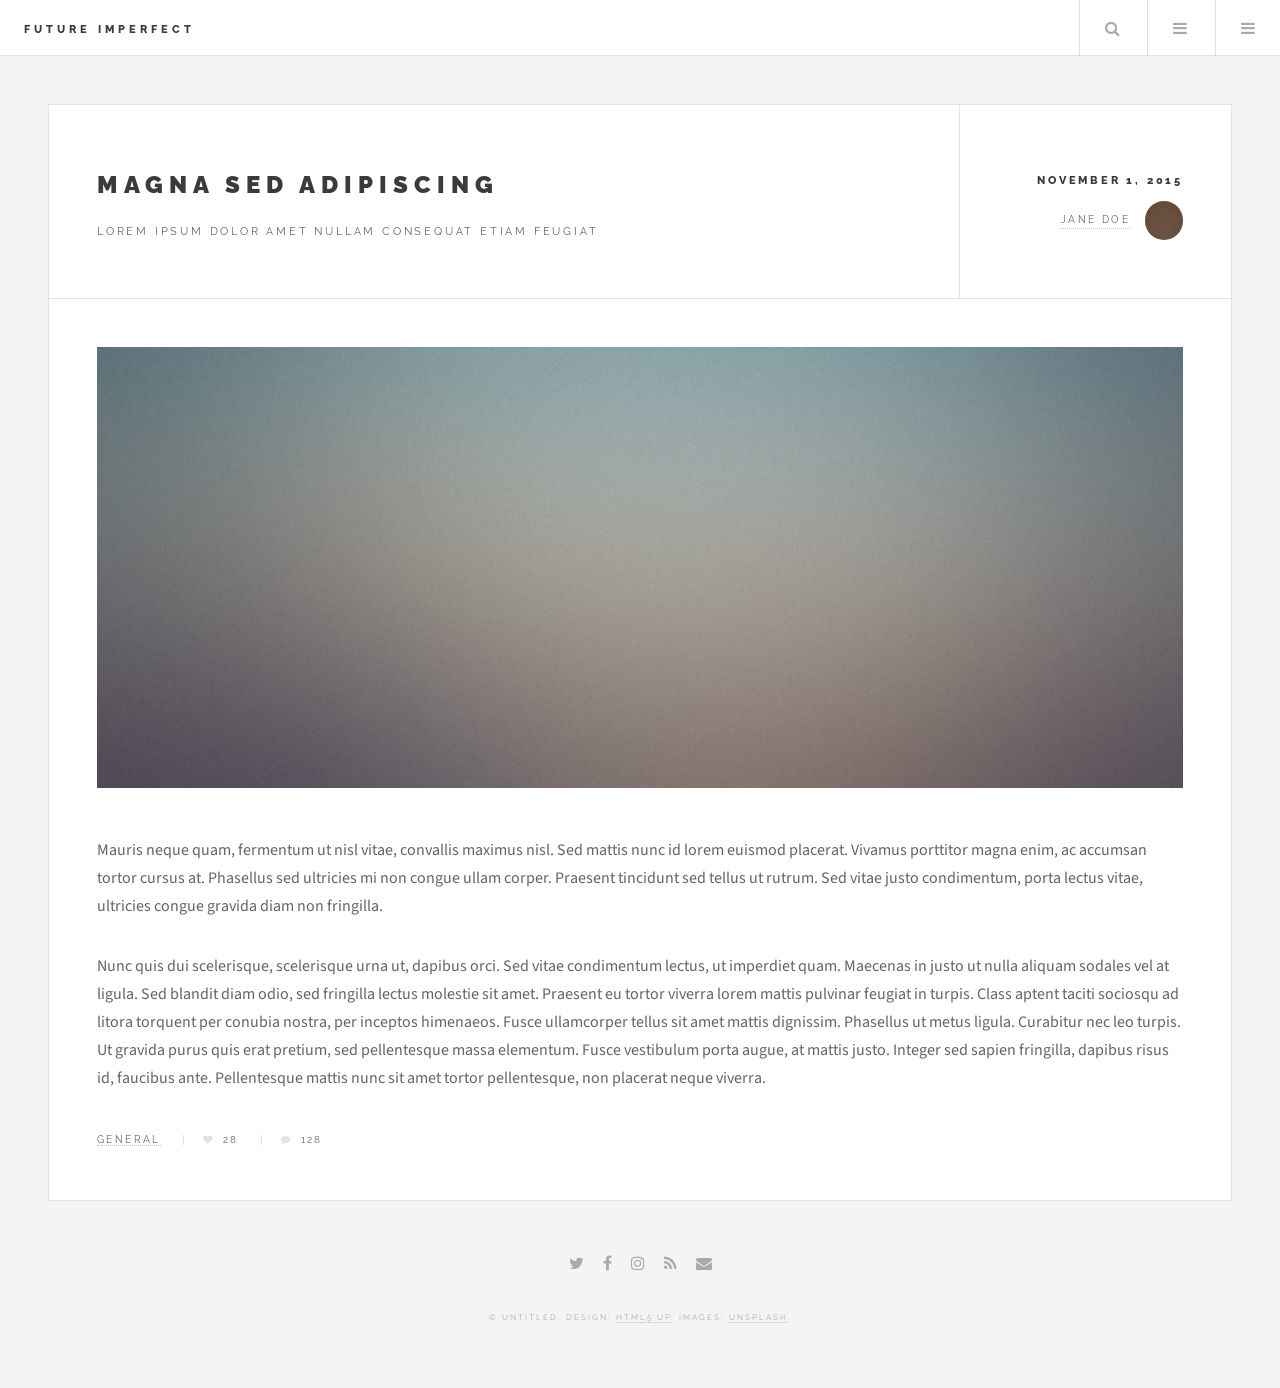
<file: single.html>
<!DOCTYPE HTML>
<!--
	Future Imperfect by HTML5 UP
	html5up.net | @ajlkn
	Free for personal and commercial use under the CCA 3.0 license (html5up.net/license)
-->
<html>
	<head>
		<title>Single - Future Imperfect by HTML5 UP</title>
		<meta charset="utf-8" />
		<meta name="viewport" content="width=device-width, initial-scale=1" />
		<!--[if lte IE 8]><script src="assets/js/ie/html5shiv.js"></script><![endif]-->
		<link rel="stylesheet" href="assets/css/main.css" />
		<!--[if lte IE 9]><link rel="stylesheet" href="assets/css/ie9.css" /><![endif]-->
		<!--[if lte IE 8]><link rel="stylesheet" href="assets/css/ie8.css" /><![endif]-->
	</head>
	<body class="single">

		<!-- Wrapper -->
			<div id="wrapper">

				<!-- Header -->
					<header id="header">
						<h1><a href="#">Future Imperfect</a></h1>
						<nav class="main">
							<ul>
								<li class="search">
									<a class="fa-search" href="#search">Search</a>
									<form id="search" method="get" action="#">
										<input type="text" name="query" placeholder="Search" />
									</form>
								</li>
								<li class="menu">
									<a class="fa-bars" href="#menu">Menu</a>
								</li>
								<li class="menu">
									<a class="fa-bars" href="#menu">Menu</a>
								</li>
							</ul>
						</nav>
					</header>

				<!-- Menu -->
					<section id="menu">

						<!-- Search -->
							<section>
								<form class="search" method="get" action="#">
									<input type="text" name="query" placeholder="Search" />
								</form>
							</section>

						<!-- Links -->
							<section>
								<ul class="links">
									<li>
										<a href="#">
											<h3>Lorem ipsum</h3>
											<p>Feugiat tempus veroeros dolor</p>
										</a>
									</li>
									<li>
										<a href="#">
											<h3>Dolor sit amet</h3>
											<p>Sed vitae justo condimentum</p>
										</a>
									</li>
									<li>
										<a href="#">
											<h3>Feugiat veroeros</h3>
											<p>Phasellus sed ultricies mi congue</p>
										</a>
									</li>
									<li>
										<a href="#">
											<h3>Etiam sed consequat</h3>
											<p>Porta lectus amet ultricies</p>
										</a>
									</li>
								</ul>
							</section>

						<!-- Actions -->
							<section>
								<ul class="actions vertical">
									<li><a href="#" class="button big fit">Log In</a></li>
								</ul>
							</section>

					</section>

				<!-- Main -->
					<div id="main">

						<!-- Post -->
							<article class="post">
								<header>
									<div class="title">
										<h2><a href="#">Magna sed adipiscing</a></h2>
										<p>Lorem ipsum dolor amet nullam consequat etiam feugiat</p>
									</div>
									<div class="meta">
										<time class="published" datetime="2015-11-01">November 1, 2015</time>
										<a href="#" class="author"><span class="name">Jane Doe</span><img src="images/avatar.jpg" alt="" /></a>
									</div>
								</header>
								<span class="image featured"><img src="images/pic01.jpg" alt="" /></span>
								<p>Mauris neque quam, fermentum ut nisl vitae, convallis maximus nisl. Sed mattis nunc id lorem euismod placerat. Vivamus porttitor magna enim, ac accumsan tortor cursus at. Phasellus sed ultricies mi non congue ullam corper. Praesent tincidunt sed tellus ut rutrum. Sed vitae justo condimentum, porta lectus vitae, ultricies congue gravida diam non fringilla.</p>
								<p>Nunc quis dui scelerisque, scelerisque urna ut, dapibus orci. Sed vitae condimentum lectus, ut imperdiet quam. Maecenas in justo ut nulla aliquam sodales vel at ligula. Sed blandit diam odio, sed fringilla lectus molestie sit amet. Praesent eu tortor viverra lorem mattis pulvinar feugiat in turpis. Class aptent taciti sociosqu ad litora torquent per conubia nostra, per inceptos himenaeos. Fusce ullamcorper tellus sit amet mattis dignissim. Phasellus ut metus ligula. Curabitur nec leo turpis. Ut gravida purus quis erat pretium, sed pellentesque massa elementum. Fusce vestibulum porta augue, at mattis justo. Integer sed sapien fringilla, dapibus risus id, faucibus ante. Pellentesque mattis nunc sit amet tortor pellentesque, non placerat neque viverra. </p>
								<footer>
									<ul class="stats">
										<li><a href="#">General</a></li>
										<li><a href="#" class="icon fa-heart">28</a></li>
										<li><a href="#" class="icon fa-comment">128</a></li>
									</ul>
								</footer>
							</article>

					</div>

				<!-- Footer -->
					<section id="footer">
						<ul class="icons">
							<li><a href="#" class="fa-twitter"><span class="label">Twitter</span></a></li>
							<li><a href="#" class="fa-facebook"><span class="label">Facebook</span></a></li>
							<li><a href="#" class="fa-instagram"><span class="label">Instagram</span></a></li>
							<li><a href="#" class="fa-rss"><span class="label">RSS</span></a></li>
							<li><a href="#" class="fa-envelope"><span class="label">Email</span></a></li>
						</ul>
						<p class="copyright">&copy; Untitled. Design: <a href="http://html5up.net">HTML5 UP</a>. Images: <a href="http://unsplash.com">Unsplash</a>.</p>
					</section>

			</div>

		<!-- Scripts -->
			<script src="assets/js/jquery.min.js"></script>
			<script src="assets/js/skel.min.js"></script>
			<script src="assets/js/util.js"></script>
			<!--[if lte IE 8]><script src="assets/js/ie/respond.min.js"></script><![endif]-->
			<script src="assets/js/main.js"></script>

	</body>
</html>
</file>
<file: so-tay-an-dam/liti.css>
/* Bảng màu LITI: nền kem ấm, chữ nâu đậm, tiêu đề phụ nâu, CTA cam đất */
:root{
  --cream:#FCF3E5; --paper:#FFFBF4; --blush:#F6E1D3;
  --ink:#2E2623; --brown:#6B4F3A; --muted:#7A6556; --line:#EADBC8;
  --cta:#E05A2B; --cta-dk:#C2461B; --cta-tint:#FBE3D7;
  --display:'Lobster','Brush Script MT',cursive;
  --body:'Be Vietnam Pro','Segoe UI',system-ui,sans-serif;
  color-scheme:light;
}
*{box-sizing:border-box}
html{scroll-behavior:smooth}
@media (prefers-reduced-motion:reduce){html{scroll-behavior:auto}}
body{margin:0;background:var(--cream);color:var(--ink);font-family:var(--body);font-size:17px;line-height:1.6;-webkit-text-size-adjust:100%}
.wrap{max-width:1080px;margin:0 auto;padding-left:max(16px,env(safe-area-inset-left,0px));padding-right:max(16px,env(safe-area-inset-right,0px))}
h1,h2,h3{text-wrap:balance;margin:0;color:var(--ink)}
h2{font-family:var(--display);font-weight:400;font-size:clamp(30px,5vw,44px);line-height:1.15}
p{margin:0}
a{color:var(--cta-dk)}
img{max-width:100%;height:auto}
:focus-visible{outline:3px solid var(--cta);outline-offset:3px;border-radius:6px}
.eyebrow{font-size:13px;font-weight:700;letter-spacing:.12em;text-transform:uppercase;color:var(--brown)}
section{padding-block:64px}
.head{display:grid;gap:10px;max-width:660px;margin-bottom:32px}
.head p{color:var(--muted)}

.btn{display:inline-flex;align-items:center;justify-content:center;gap:8px;min-height:52px;padding:0 24px;border-radius:999px;font-weight:700;font-size:18px;text-decoration:none;border:2px solid var(--cta);cursor:pointer;font-family:inherit;line-height:1.2;text-align:center}
.btn.solid{background:var(--cta);color:#fff}
.btn.solid:hover{background:var(--cta-dk);border-color:var(--cta-dk)}
.btn.ghost{background:transparent;color:var(--cta-dk);font-size:16px;border-width:1.5px}
.btn.ghost:hover{background:var(--cta-tint)}

/* 1. Hero */
.hero .wrap{display:grid;grid-template-columns:1.15fr .85fr;gap:48px;align-items:center;padding-block:48px 56px}
.hero h1{font-family:var(--display);font-weight:400;font-size:clamp(40px,7vw,68px);line-height:1.08;margin-top:12px}
.hero .lede{font-size:18px;margin-top:16px;max-width:32em;color:var(--brown)}
.chips{display:flex;flex-wrap:wrap;gap:8px;margin-top:18px}
.chips span{background:var(--paper);border:1px solid var(--line);border-radius:999px;padding:6px 14px;font-size:14px;font-weight:600}
.cta-row{display:flex;flex-wrap:wrap;gap:12px;margin-top:26px}
.price-line{margin-top:14px;font-size:15px;color:var(--muted)}
.price-line b{color:var(--ink);font-size:18px}
.stack{position:relative;justify-self:center;width:100%;max-width:380px;aspect-ratio:596/843}
.stack img{position:absolute;width:78%;border-radius:6px;box-shadow:0 22px 44px -22px rgba(46,38,35,.55);border:1px solid var(--line)}
.stack .back{right:0;top:0;transform:rotate(5deg)}
.stack .front{left:0;bottom:0;transform:rotate(-3deg)}
.stack .tag{position:absolute;left:-6px;top:12%;background:var(--ink);color:var(--cream);font-size:13px;font-weight:600;padding:8px 12px;border-radius:8px;transform:rotate(-4deg)}

/* facts */
.facts{background:var(--paper);border-block:1px solid var(--line)}
.facts .wrap{display:grid;grid-template-columns:repeat(4,1fr);gap:16px;padding-block:24px}
.fact b{display:block;font-size:30px;color:var(--cta-dk);font-variant-numeric:tabular-nums;line-height:1.1}
.fact span{font-size:14px;color:var(--muted)}

/* 2. Pacing */
.pace{max-width:760px}
.moments{display:grid;gap:14px;margin:8px 0 28px;padding:0;list-style:none}
.moments li{background:var(--paper);border:1px solid var(--line);border-left:4px solid var(--cta);border-radius:10px;padding:14px 18px}
.moments b{display:block;font-size:13px;letter-spacing:.06em;text-transform:uppercase;color:var(--brown)}
.lead-in{font-size:19px;font-weight:600;color:var(--ink)}
.lead-in + p{margin-top:10px;color:var(--brown)}

/* 3. Value breakdown */
.parts{display:grid;grid-template-columns:repeat(2,1fr);gap:0 44px;border-top:2px solid var(--ink)}
.part{display:grid;grid-template-columns:84px 1fr;gap:14px;padding-block:18px;border-bottom:1px solid var(--line)}
.part .n{font-family:var(--display);font-size:22px;color:var(--cta-dk)}
.part h3{font-size:17px;font-weight:700}
.part p{color:var(--muted);font-size:15px;margin-top:4px}
.part .pg{font-size:12px;font-weight:700;letter-spacing:.06em;color:var(--brown);margin-top:6px;text-transform:uppercase}

.day{background:var(--blush)}
.daygrid{display:grid;grid-template-columns:.9fr 1.1fr;gap:44px;align-items:start}
.menu{background:var(--paper);border-radius:14px;overflow:hidden;border:1px solid var(--line)}
.menu .top{background:var(--brown);color:var(--cream);padding:12px 20px;font-weight:700;font-size:14px;display:flex;justify-content:space-between;gap:12px;flex-wrap:wrap}
.row{display:grid;grid-template-columns:96px 1fr;gap:12px;padding:16px 20px;border-top:1px solid var(--line)}
.row:first-of-type{border-top:0}
.row .when{font-weight:700;color:var(--cta-dk);font-size:14px}
.row .when small{display:block;font-weight:500;color:var(--muted);font-size:12px}
.row .dish{font-size:16px}
.row .no{display:inline-block;min-width:34px;font-weight:700;color:var(--cta-dk);font-variant-numeric:tabular-nums}
.basket{margin-top:16px;font-size:15px;color:var(--muted)}
.basket b{color:var(--ink)}

.pages{display:grid;grid-template-columns:repeat(4,1fr);gap:18px}
.pages figure{margin:0;min-width:0}
.pages img{display:block;width:100%;aspect-ratio:596/843;object-fit:cover;border-radius:4px;border:1px solid var(--line);box-shadow:0 10px 24px -16px rgba(46,38,35,.5)}
.pages figcaption{font-size:14px;color:var(--muted);margin-top:8px}
.center{display:flex;justify-content:center;margin-top:28px}

/* 4. Blemish */
.honest{background:var(--paper);border:1px dashed var(--brown);border-radius:16px;padding:24px;max-width:760px}
.honest h2{font-size:clamp(26px,4vw,34px)}
.honest ul{margin:14px 0 0;padding-left:20px;display:grid;gap:10px;color:var(--brown)}
.honest li::marker{color:var(--cta)}

/* 5. Pricing */
.pricing{background:var(--paper);border-block:1px solid var(--line)}
.plans{display:grid;grid-template-columns:repeat(3,1fr);gap:18px;align-items:stretch}
.plan{position:relative;display:flex;flex-direction:column;background:#fff;border:1.5px solid var(--line);border-radius:18px;padding:24px 20px 20px}
.plan.best{border:2.5px solid var(--cta);box-shadow:0 18px 40px -24px rgba(224,90,43,.6)}
.plan .badge{position:absolute;top:-13px;left:20px;background:var(--cta);color:#fff;font-size:13px;font-weight:700;padding:4px 12px;border-radius:999px}
.plan .kind{font-size:13px;font-weight:700;letter-spacing:.08em;text-transform:uppercase;color:var(--brown)}
.plan h3{font-size:20px;margin-top:6px}
.plan .amt{font-size:36px;font-weight:700;color:var(--ink);font-variant-numeric:tabular-nums;margin-top:10px;line-height:1}
.plan .amt s{font-size:17px;color:var(--muted);font-weight:500;margin-left:6px}
.plan .save{font-size:14px;font-weight:700;color:var(--cta-dk);margin-top:6px}
.plan ul{margin:16px 0 20px;padding-left:18px;display:grid;gap:6px;font-size:15px;color:var(--brown);flex:1}
.plan .btn{width:100%}
.plan .btn.ghost{font-size:17px}

/* 6. Checkout */
.order{background:var(--ink);color:var(--cream)}
.order h2,.order h3{color:var(--cream)}
.order .head p{color:#E7D8CB}
.order .eyebrow{color:#F3B79D}
.checkout{display:grid;grid-template-columns:1fr 340px;gap:40px;align-items:start}
.picked{display:flex;flex-wrap:wrap;gap:8px;margin-bottom:20px}
.picked button{min-height:48px;padding:0 16px;border-radius:999px;border:1.5px solid rgba(252,243,229,.4);background:transparent;color:var(--cream);font:600 15px var(--body);cursor:pointer}
.picked button[aria-pressed="true"]{background:var(--cream);color:var(--ink);border-color:var(--cream)}
.field label{display:block;font-weight:700;font-size:16px}
.field small{display:block;color:#D9C7B8;font-size:14px;margin-top:2px}
.field input{margin-top:8px;width:100%;max-width:340px;min-height:52px;border-radius:12px;border:1.5px solid rgba(252,243,229,.45);background:rgba(252,243,229,.08);color:var(--cream);font:600 19px var(--body);padding:0 14px;letter-spacing:.04em}
.field input::placeholder{color:#B9A596}
.steps{display:grid;gap:22px;counter-reset:s;list-style:none;margin:28px 0 0;padding:0}
.steps li{display:grid;grid-template-columns:40px 1fr;gap:14px;counter-increment:s}
.steps li::before{content:counter(s);display:grid;place-items:center;width:40px;height:40px;border-radius:50%;background:var(--cta);color:#fff;font-weight:700}
.steps h3{font-size:17px}
.steps p{color:#E7D8CB;font-size:15px;margin-top:4px}
.copy{display:flex;flex-wrap:wrap;align-items:center;gap:10px;margin-top:10px}
.copy code{font-family:var(--body);font-weight:700;background:rgba(252,243,229,.1);border:1px dashed rgba(252,243,229,.45);border-radius:8px;padding:8px 12px;color:var(--cream);font-size:16px;user-select:all;font-variant-numeric:tabular-nums}
.mini{min-height:44px;background:var(--cream);color:var(--ink);border:0;border-radius:999px;padding:0 16px;font-weight:700;font-size:14px;cursor:pointer;font-family:inherit;text-decoration:none;display:inline-flex;align-items:center}
.mini:hover{background:#fff}
.qrbox{background:var(--cream);border-radius:18px;padding:18px;color:var(--ink);text-align:center}
.qrbox .sum{font-size:15px;color:var(--muted)}
.qrbox .sum b{display:block;font-size:30px;color:var(--ink);font-variant-numeric:tabular-nums}
.qrbox #qr{margin:12px auto 0;width:100%;max-width:280px;aspect-ratio:1;background:#fff;border-radius:12px;display:grid;place-items:center}
.qrbox #qr img{width:100%;height:auto;image-rendering:pixelated;border-radius:12px}
.qrbox .note{font-size:13px;color:var(--muted);margin-top:10px}
.qrbox .mini{background:var(--ink);color:var(--cream);margin-top:12px}
.qrbox .content{font-weight:700;color:var(--ink)}

/* 7. FAQ */
.faq{max-width:760px}
details{border-bottom:1px solid var(--line);padding-block:2px}
summary{cursor:pointer;list-style:none;padding:16px 36px 16px 0;font-weight:600;position:relative;min-height:48px}
summary::-webkit-details-marker{display:none}
summary::after{content:'+';position:absolute;right:6px;top:12px;font-size:24px;color:var(--cta);font-weight:400}
details[open] summary::after{content:'–'}
details p{padding-bottom:16px;color:var(--muted)}

footer{background:var(--blush);font-size:15px}
footer .wrap{display:flex;flex-wrap:wrap;justify-content:space-between;gap:12px;padding-block:24px 96px}
footer b{font-family:var(--display);font-weight:400;font-size:24px}

/* Sticky bar (điện thoại) */
.sticky{position:fixed;left:0;right:0;bottom:0;z-index:20;display:none;gap:10px;padding:10px max(12px,env(safe-area-inset-left,0px)) calc(10px + env(safe-area-inset-bottom,0px));background:rgba(252,243,229,.96);border-top:1px solid var(--line);backdrop-filter:blur(6px);transition:transform .25s ease}
.sticky .btn{flex:1;min-height:48px;padding:0 12px;font-size:16px}
.sticky.hide{transform:translateY(110%)}
.toast{position:fixed;left:50%;bottom:calc(84px + env(safe-area-inset-bottom,0px));transform:translateX(-50%);background:var(--ink);color:var(--cream);padding:10px 18px;border-radius:999px;font-size:14px;font-weight:600;z-index:30;box-shadow:0 10px 30px -10px rgba(0,0,0,.5)}

@media (max-width:860px){
  .hero .wrap,.daygrid,.checkout{grid-template-columns:1fr}
  .hero .wrap{gap:28px;padding-block:28px 40px}
  .stack{max-width:300px}
  .parts{grid-template-columns:1fr}
  .pages{grid-template-columns:repeat(2,1fr)}
  .facts .wrap{grid-template-columns:repeat(2,1fr)}
  .plans{grid-template-columns:1fr}
  .plan.best{order:-1}
  .qrbox{max-width:360px}
  section{padding-block:48px}
  .sticky{display:flex}
}
@media (max-width:420px){ .row{grid-template-columns:1fr;gap:4px} .part{grid-template-columns:1fr;gap:2px} .cta-row .btn{width:100%} }
@media (prefers-reduced-motion:reduce){ .stack img,.stack .tag{transform:none} .sticky{transition:none} }
</file>
<file: assets/css/ie9.css>
/*
	Future Imperfect by HTML5 UP
	html5up.net | @ajlkn
	Free for personal and commercial use under the CCA 3.0 license (html5up.net/license)
*/

/* List */

	ul.posts article:after {
		clear: both;
		content: '';
		display: block;
	}

	ul.posts article .image {
		display: table-cell;
		vertical-align: top;
	}

	ul.posts article header {
		display: table-cell;
		padding-right: 1em;
		vertical-align: top;
	}

/* Author */

	.author .name {
		display: inline-block;
		vertical-align: middle;
	}

	.author img {
		display: inline-block;
		vertical-align: middle;
	}

/* Post */

	.post:after {
		clear: both;
		content: '';
		display: block;
	}

	.post > header:after {
		clear: both;
		content: '';
		display: block;
	}

	.post > header .title {
		display: table-cell;
		vertical-align: top;
		width: 65%;
	}

	.post > header .meta {
		display: table-cell;
		vertical-align: top;
		width: 30%;
	}

	.post > footer:after {
		clear: both;
		content: '';
		display: block;
	}

	.post > footer .actions {
		display: inline-block;
	}

	.post > footer .stats {
		display: inline-block;
		margin-left: 2em;
	}

/* Mini Post */

	.mini-post .image {
		display: block;
	}

/* Header */

	#header:after {
		clear: both;
		content: '';
		display: block;
	}

	#header h1 {
		float: left;
	}

	#header .links {
		float: left;
	}

	#header .main {
		position: absolute;
		right: 0;
		top: 0;
	}

/* Wrapper */

/* Sidebar */

	#sidebar {
		display: table-cell;
		margin-right: 0;
		padding-right: 3em;
		vertical-align: top;
	}

/* Main */

	#main {
		display: table-cell;
		vertical-align: top;
	}
</file>
<file: assets/css/ie8.css>
/*
	Future Imperfect by HTML5 UP
	html5up.net | @ajlkn
	Free for personal and commercial use under the CCA 3.0 license (html5up.net/license)
*/

/* Button */

	input[type="submit"],
	input[type="reset"],
	input[type="button"],
	button,
	.button {
		border: solid 1px #dedede;
	}

/* Form */

	input[type="text"],
	input[type="password"],
	input[type="email"],
	input[type="tel"],
	select,
	textarea {
		border: solid 1px #dedede;
	}

/* Post */

	.post {
		border: solid 1px #dedede;
	}

		.post > header {
			border-bottom: solid 1px #dedede;
		}

/* Mini Post */

	.mini-post {
		border: solid 1px #dedede;
	}

/* Header */

	#header {
		border-bottom: solid 1px #dedede;
	}

		#header .links {
			border-left: solid 1px #dedede;
		}

		#header .main ul li {
			border-left: solid 1px #dedede;
		}

/* Sidebar */

	#sidebar > * {
		border-top: solid 1px #dedede;
	}

/* Menu */

	#menu {
		border-left: solid 1px #dedede;
	}

		#menu > * {
			border-top: solid 1px #dedede;
		}
</file>
<file: assets/css/main.css>
@import url(font-awesome.min.css);
@import url("https://fonts.googleapis.com/css?family=Source+Sans+Pro:400,700|Raleway:400,800,900");

/*
	Future Imperfect by HTML5 UP
	html5up.net | @ajlkn
	Free for personal and commercial use under the CCA 3.0 license (html5up.net/license)
*/

/* Reset */

	html, body, div, span, applet, object, iframe, h1, h2, h3, h4, h5, h6, p, blockquote, pre, a, abbr, acronym, address, big, cite, code, del, dfn, em, img, ins, kbd, q, s, samp, small, strike, strong, sub, sup, tt, var, b, u, i, center, dl, dt, dd, ol, ul, li, fieldset, form, label, legend, table, caption, tbody, tfoot, thead, tr, th, td, article, aside, canvas, details, embed, figure, figcaption, footer, header, hgroup, menu, nav, output, ruby, section, summary, time, mark, audio, video {
		margin: 0;
		padding: 0;
		border: 0;
		font-size: 100%;
		font: inherit;
		vertical-align: baseline;
	}

	article, aside, details, figcaption, figure, footer, header, hgroup, menu, nav, section {
		display: block;
	}

	body {
		line-height: 1;
	}

	ol, ul {
		list-style: none;
	}

	blockquote, q {
		quotes: none;
	}

	blockquote:before, blockquote:after, q:before, q:after {
		content: '';
		content: none;
	}

	table {
		border-collapse: collapse;
		border-spacing: 0;
	}

	body {
		-webkit-text-size-adjust: none;
	}

/* Box Model */

	*, *:before, *:after {
		-moz-box-sizing: border-box;
		-webkit-box-sizing: border-box;
		box-sizing: border-box;
	}

/* Grid */

	.row {
		border-bottom: solid 1px transparent;
		-moz-box-sizing: border-box;
		-webkit-box-sizing: border-box;
		box-sizing: border-box;
	}

	.row > * {
		float: left;
		-moz-box-sizing: border-box;
		-webkit-box-sizing: border-box;
		box-sizing: border-box;
	}

	.row:after, .row:before {
		content: '';
		display: block;
		clear: both;
		height: 0;
	}

	.row.uniform > * > :first-child {
		margin-top: 0;
	}

	.row.uniform > * > :last-child {
		margin-bottom: 0;
	}

	.row.\30 \25 > * {
		padding: 0 0 0 0em;
	}

	.row.\30 \25 {
		margin: 0 0 -1px 0em;
	}

	.row.uniform.\30 \25 > * {
		padding: 0em 0 0 0em;
	}

	.row.uniform.\30 \25 {
		margin: 0em 0 -1px 0em;
	}

	.row > * {
		padding: 0 0 0 1em;
	}

	.row {
		margin: 0 0 -1px -1em;
	}

	.row.uniform > * {
		padding: 1em 0 0 1em;
	}

	.row.uniform {
		margin: -1em 0 -1px -1em;
	}

	.row.\32 00\25 > * {
		padding: 0 0 0 2em;
	}

	.row.\32 00\25 {
		margin: 0 0 -1px -2em;
	}

	.row.uniform.\32 00\25 > * {
		padding: 2em 0 0 2em;
	}

	.row.uniform.\32 00\25 {
		margin: -2em 0 -1px -2em;
	}

	.row.\31 50\25 > * {
		padding: 0 0 0 1.5em;
	}

	.row.\31 50\25 {
		margin: 0 0 -1px -1.5em;
	}

	.row.uniform.\31 50\25 > * {
		padding: 1.5em 0 0 1.5em;
	}

	.row.uniform.\31 50\25 {
		margin: -1.5em 0 -1px -1.5em;
	}

	.row.\35 0\25 > * {
		padding: 0 0 0 0.5em;
	}

	.row.\35 0\25 {
		margin: 0 0 -1px -0.5em;
	}

	.row.uniform.\35 0\25 > * {
		padding: 0.5em 0 0 0.5em;
	}

	.row.uniform.\35 0\25 {
		margin: -0.5em 0 -1px -0.5em;
	}

	.row.\32 5\25 > * {
		padding: 0 0 0 0.25em;
	}

	.row.\32 5\25 {
		margin: 0 0 -1px -0.25em;
	}

	.row.uniform.\32 5\25 > * {
		padding: 0.25em 0 0 0.25em;
	}

	.row.uniform.\32 5\25 {
		margin: -0.25em 0 -1px -0.25em;
	}

	.\31 2u, .\31 2u\24 {
		width: 100%;
		clear: none;
		margin-left: 0;
	}

	.\31 1u, .\31 1u\24 {
		width: 91.6666666667%;
		clear: none;
		margin-left: 0;
	}

	.\31 0u, .\31 0u\24 {
		width: 83.3333333333%;
		clear: none;
		margin-left: 0;
	}

	.\39 u, .\39 u\24 {
		width: 75%;
		clear: none;
		margin-left: 0;
	}

	.\38 u, .\38 u\24 {
		width: 66.6666666667%;
		clear: none;
		margin-left: 0;
	}

	.\37 u, .\37 u\24 {
		width: 58.3333333333%;
		clear: none;
		margin-left: 0;
	}

	.\36 u, .\36 u\24 {
		width: 50%;
		clear: none;
		margin-left: 0;
	}

	.\35 u, .\35 u\24 {
		width: 41.6666666667%;
		clear: none;
		margin-left: 0;
	}

	.\34 u, .\34 u\24 {
		width: 33.3333333333%;
		clear: none;
		margin-left: 0;
	}

	.\33 u, .\33 u\24 {
		width: 25%;
		clear: none;
		margin-left: 0;
	}

	.\32 u, .\32 u\24 {
		width: 16.6666666667%;
		clear: none;
		margin-left: 0;
	}

	.\31 u, .\31 u\24 {
		width: 8.3333333333%;
		clear: none;
		margin-left: 0;
	}

	.\31 2u\24 + *,
	.\31 1u\24 + *,
	.\31 0u\24 + *,
	.\39 u\24 + *,
	.\38 u\24 + *,
	.\37 u\24 + *,
	.\36 u\24 + *,
	.\35 u\24 + *,
	.\34 u\24 + *,
	.\33 u\24 + *,
	.\32 u\24 + *,
	.\31 u\24 + * {
		clear: left;
	}

	.\-11u {
		margin-left: 91.66667%;
	}

	.\-10u {
		margin-left: 83.33333%;
	}

	.\-9u {
		margin-left: 75%;
	}

	.\-8u {
		margin-left: 66.66667%;
	}

	.\-7u {
		margin-left: 58.33333%;
	}

	.\-6u {
		margin-left: 50%;
	}

	.\-5u {
		margin-left: 41.66667%;
	}

	.\-4u {
		margin-left: 33.33333%;
	}

	.\-3u {
		margin-left: 25%;
	}

	.\-2u {
		margin-left: 16.66667%;
	}

	.\-1u {
		margin-left: 8.33333%;
	}

	@media screen and (max-width: 1680px) {

		.row > * {
			padding: 0 0 0 1em;
		}

		.row {
			margin: 0 0 -1px -1em;
		}

		.row.uniform > * {
			padding: 1em 0 0 1em;
		}

		.row.uniform {
			margin: -1em 0 -1px -1em;
		}

		.row.\32 00\25 > * {
			padding: 0 0 0 2em;
		}

		.row.\32 00\25 {
			margin: 0 0 -1px -2em;
		}

		.row.uniform.\32 00\25 > * {
			padding: 2em 0 0 2em;
		}

		.row.uniform.\32 00\25 {
			margin: -2em 0 -1px -2em;
		}

		.row.\31 50\25 > * {
			padding: 0 0 0 1.5em;
		}

		.row.\31 50\25 {
			margin: 0 0 -1px -1.5em;
		}

		.row.uniform.\31 50\25 > * {
			padding: 1.5em 0 0 1.5em;
		}

		.row.uniform.\31 50\25 {
			margin: -1.5em 0 -1px -1.5em;
		}

		.row.\35 0\25 > * {
			padding: 0 0 0 0.5em;
		}

		.row.\35 0\25 {
			margin: 0 0 -1px -0.5em;
		}

		.row.uniform.\35 0\25 > * {
			padding: 0.5em 0 0 0.5em;
		}

		.row.uniform.\35 0\25 {
			margin: -0.5em 0 -1px -0.5em;
		}

		.row.\32 5\25 > * {
			padding: 0 0 0 0.25em;
		}

		.row.\32 5\25 {
			margin: 0 0 -1px -0.25em;
		}

		.row.uniform.\32 5\25 > * {
			padding: 0.25em 0 0 0.25em;
		}

		.row.uniform.\32 5\25 {
			margin: -0.25em 0 -1px -0.25em;
		}

		.\31 2u\28xlarge\29, .\31 2u\24\28xlarge\29 {
			width: 100%;
			clear: none;
			margin-left: 0;
		}

		.\31 1u\28xlarge\29, .\31 1u\24\28xlarge\29 {
			width: 91.6666666667%;
			clear: none;
			margin-left: 0;
		}

		.\31 0u\28xlarge\29, .\31 0u\24\28xlarge\29 {
			width: 83.3333333333%;
			clear: none;
			margin-left: 0;
		}

		.\39 u\28xlarge\29, .\39 u\24\28xlarge\29 {
			width: 75%;
			clear: none;
			margin-left: 0;
		}

		.\38 u\28xlarge\29, .\38 u\24\28xlarge\29 {
			width: 66.6666666667%;
			clear: none;
			margin-left: 0;
		}

		.\37 u\28xlarge\29, .\37 u\24\28xlarge\29 {
			width: 58.3333333333%;
			clear: none;
			margin-left: 0;
		}

		.\36 u\28xlarge\29, .\36 u\24\28xlarge\29 {
			width: 50%;
			clear: none;
			margin-left: 0;
		}

		.\35 u\28xlarge\29, .\35 u\24\28xlarge\29 {
			width: 41.6666666667%;
			clear: none;
			margin-left: 0;
		}

		.\34 u\28xlarge\29, .\34 u\24\28xlarge\29 {
			width: 33.3333333333%;
			clear: none;
			margin-left: 0;
		}

		.\33 u\28xlarge\29, .\33 u\24\28xlarge\29 {
			width: 25%;
			clear: none;
			margin-left: 0;
		}

		.\32 u\28xlarge\29, .\32 u\24\28xlarge\29 {
			width: 16.6666666667%;
			clear: none;
			margin-left: 0;
		}

		.\31 u\28xlarge\29, .\31 u\24\28xlarge\29 {
			width: 8.3333333333%;
			clear: none;
			margin-left: 0;
		}

		.\31 2u\24\28xlarge\29 + *,
		.\31 1u\24\28xlarge\29 + *,
		.\31 0u\24\28xlarge\29 + *,
		.\39 u\24\28xlarge\29 + *,
		.\38 u\24\28xlarge\29 + *,
		.\37 u\24\28xlarge\29 + *,
		.\36 u\24\28xlarge\29 + *,
		.\35 u\24\28xlarge\29 + *,
		.\34 u\24\28xlarge\29 + *,
		.\33 u\24\28xlarge\29 + *,
		.\32 u\24\28xlarge\29 + *,
		.\31 u\24\28xlarge\29 + * {
			clear: left;
		}

		.\-11u\28xlarge\29 {
			margin-left: 91.66667%;
		}

		.\-10u\28xlarge\29 {
			margin-left: 83.33333%;
		}

		.\-9u\28xlarge\29 {
			margin-left: 75%;
		}

		.\-8u\28xlarge\29 {
			margin-left: 66.66667%;
		}

		.\-7u\28xlarge\29 {
			margin-left: 58.33333%;
		}

		.\-6u\28xlarge\29 {
			margin-left: 50%;
		}

		.\-5u\28xlarge\29 {
			margin-left: 41.66667%;
		}

		.\-4u\28xlarge\29 {
			margin-left: 33.33333%;
		}

		.\-3u\28xlarge\29 {
			margin-left: 25%;
		}

		.\-2u\28xlarge\29 {
			margin-left: 16.66667%;
		}

		.\-1u\28xlarge\29 {
			margin-left: 8.33333%;
		}

	}

	@media screen and (max-width: 1280px) {

		.row > * {
			padding: 0 0 0 1em;
		}

		.row {
			margin: 0 0 -1px -1em;
		}

		.row.uniform > * {
			padding: 1em 0 0 1em;
		}

		.row.uniform {
			margin: -1em 0 -1px -1em;
		}

		.row.\32 00\25 > * {
			padding: 0 0 0 2em;
		}

		.row.\32 00\25 {
			margin: 0 0 -1px -2em;
		}

		.row.uniform.\32 00\25 > * {
			padding: 2em 0 0 2em;
		}

		.row.uniform.\32 00\25 {
			margin: -2em 0 -1px -2em;
		}

		.row.\31 50\25 > * {
			padding: 0 0 0 1.5em;
		}

		.row.\31 50\25 {
			margin: 0 0 -1px -1.5em;
		}

		.row.uniform.\31 50\25 > * {
			padding: 1.5em 0 0 1.5em;
		}

		.row.uniform.\31 50\25 {
			margin: -1.5em 0 -1px -1.5em;
		}

		.row.\35 0\25 > * {
			padding: 0 0 0 0.5em;
		}

		.row.\35 0\25 {
			margin: 0 0 -1px -0.5em;
		}

		.row.uniform.\35 0\25 > * {
			padding: 0.5em 0 0 0.5em;
		}

		.row.uniform.\35 0\25 {
			margin: -0.5em 0 -1px -0.5em;
		}

		.row.\32 5\25 > * {
			padding: 0 0 0 0.25em;
		}

		.row.\32 5\25 {
			margin: 0 0 -1px -0.25em;
		}

		.row.uniform.\32 5\25 > * {
			padding: 0.25em 0 0 0.25em;
		}

		.row.uniform.\32 5\25 {
			margin: -0.25em 0 -1px -0.25em;
		}

		.\31 2u\28large\29, .\31 2u\24\28large\29 {
			width: 100%;
			clear: none;
			margin-left: 0;
		}

		.\31 1u\28large\29, .\31 1u\24\28large\29 {
			width: 91.6666666667%;
			clear: none;
			margin-left: 0;
		}

		.\31 0u\28large\29, .\31 0u\24\28large\29 {
			width: 83.3333333333%;
			clear: none;
			margin-left: 0;
		}

		.\39 u\28large\29, .\39 u\24\28large\29 {
			width: 75%;
			clear: none;
			margin-left: 0;
		}

		.\38 u\28large\29, .\38 u\24\28large\29 {
			width: 66.6666666667%;
			clear: none;
			margin-left: 0;
		}

		.\37 u\28large\29, .\37 u\24\28large\29 {
			width: 58.3333333333%;
			clear: none;
			margin-left: 0;
		}

		.\36 u\28large\29, .\36 u\24\28large\29 {
			width: 50%;
			clear: none;
			margin-left: 0;
		}

		.\35 u\28large\29, .\35 u\24\28large\29 {
			width: 41.6666666667%;
			clear: none;
			margin-left: 0;
		}

		.\34 u\28large\29, .\34 u\24\28large\29 {
			width: 33.3333333333%;
			clear: none;
			margin-left: 0;
		}

		.\33 u\28large\29, .\33 u\24\28large\29 {
			width: 25%;
			clear: none;
			margin-left: 0;
		}

		.\32 u\28large\29, .\32 u\24\28large\29 {
			width: 16.6666666667%;
			clear: none;
			margin-left: 0;
		}

		.\31 u\28large\29, .\31 u\24\28large\29 {
			width: 8.3333333333%;
			clear: none;
			margin-left: 0;
		}

		.\31 2u\24\28large\29 + *,
		.\31 1u\24\28large\29 + *,
		.\31 0u\24\28large\29 + *,
		.\39 u\24\28large\29 + *,
		.\38 u\24\28large\29 + *,
		.\37 u\24\28large\29 + *,
		.\36 u\24\28large\29 + *,
		.\35 u\24\28large\29 + *,
		.\34 u\24\28large\29 + *,
		.\33 u\24\28large\29 + *,
		.\32 u\24\28large\29 + *,
		.\31 u\24\28large\29 + * {
			clear: left;
		}

		.\-11u\28large\29 {
			margin-left: 91.66667%;
		}

		.\-10u\28large\29 {
			margin-left: 83.33333%;
		}

		.\-9u\28large\29 {
			margin-left: 75%;
		}

		.\-8u\28large\29 {
			margin-left: 66.66667%;
		}

		.\-7u\28large\29 {
			margin-left: 58.33333%;
		}

		.\-6u\28large\29 {
			margin-left: 50%;
		}

		.\-5u\28large\29 {
			margin-left: 41.66667%;
		}

		.\-4u\28large\29 {
			margin-left: 33.33333%;
		}

		.\-3u\28large\29 {
			margin-left: 25%;
		}

		.\-2u\28large\29 {
			margin-left: 16.66667%;
		}

		.\-1u\28large\29 {
			margin-left: 8.33333%;
		}

	}

	@media screen and (max-width: 980px) {

		.row > * {
			padding: 0 0 0 1em;
		}

		.row {
			margin: 0 0 -1px -1em;
		}

		.row.uniform > * {
			padding: 1em 0 0 1em;
		}

		.row.uniform {
			margin: -1em 0 -1px -1em;
		}

		.row.\32 00\25 > * {
			padding: 0 0 0 2em;
		}

		.row.\32 00\25 {
			margin: 0 0 -1px -2em;
		}

		.row.uniform.\32 00\25 > * {
			padding: 2em 0 0 2em;
		}

		.row.uniform.\32 00\25 {
			margin: -2em 0 -1px -2em;
		}

		.row.\31 50\25 > * {
			padding: 0 0 0 1.5em;
		}

		.row.\31 50\25 {
			margin: 0 0 -1px -1.5em;
		}

		.row.uniform.\31 50\25 > * {
			padding: 1.5em 0 0 1.5em;
		}

		.row.uniform.\31 50\25 {
			margin: -1.5em 0 -1px -1.5em;
		}

		.row.\35 0\25 > * {
			padding: 0 0 0 0.5em;
		}

		.row.\35 0\25 {
			margin: 0 0 -1px -0.5em;
		}

		.row.uniform.\35 0\25 > * {
			padding: 0.5em 0 0 0.5em;
		}

		.row.uniform.\35 0\25 {
			margin: -0.5em 0 -1px -0.5em;
		}

		.row.\32 5\25 > * {
			padding: 0 0 0 0.25em;
		}

		.row.\32 5\25 {
			margin: 0 0 -1px -0.25em;
		}

		.row.uniform.\32 5\25 > * {
			padding: 0.25em 0 0 0.25em;
		}

		.row.uniform.\32 5\25 {
			margin: -0.25em 0 -1px -0.25em;
		}

		.\31 2u\28medium\29, .\31 2u\24\28medium\29 {
			width: 100%;
			clear: none;
			margin-left: 0;
		}

		.\31 1u\28medium\29, .\31 1u\24\28medium\29 {
			width: 91.6666666667%;
			clear: none;
			margin-left: 0;
		}

		.\31 0u\28medium\29, .\31 0u\24\28medium\29 {
			width: 83.3333333333%;
			clear: none;
			margin-left: 0;
		}

		.\39 u\28medium\29, .\39 u\24\28medium\29 {
			width: 75%;
			clear: none;
			margin-left: 0;
		}

		.\38 u\28medium\29, .\38 u\24\28medium\29 {
			width: 66.6666666667%;
			clear: none;
			margin-left: 0;
		}

		.\37 u\28medium\29, .\37 u\24\28medium\29 {
			width: 58.3333333333%;
			clear: none;
			margin-left: 0;
		}

		.\36 u\28medium\29, .\36 u\24\28medium\29 {
			width: 50%;
			clear: none;
			margin-left: 0;
		}

		.\35 u\28medium\29, .\35 u\24\28medium\29 {
			width: 41.6666666667%;
			clear: none;
			margin-left: 0;
		}

		.\34 u\28medium\29, .\34 u\24\28medium\29 {
			width: 33.3333333333%;
			clear: none;
			margin-left: 0;
		}

		.\33 u\28medium\29, .\33 u\24\28medium\29 {
			width: 25%;
			clear: none;
			margin-left: 0;
		}

		.\32 u\28medium\29, .\32 u\24\28medium\29 {
			width: 16.6666666667%;
			clear: none;
			margin-left: 0;
		}

		.\31 u\28medium\29, .\31 u\24\28medium\29 {
			width: 8.3333333333%;
			clear: none;
			margin-left: 0;
		}

		.\31 2u\24\28medium\29 + *,
		.\31 1u\24\28medium\29 + *,
		.\31 0u\24\28medium\29 + *,
		.\39 u\24\28medium\29 + *,
		.\38 u\24\28medium\29 + *,
		.\37 u\24\28medium\29 + *,
		.\36 u\24\28medium\29 + *,
		.\35 u\24\28medium\29 + *,
		.\34 u\24\28medium\29 + *,
		.\33 u\24\28medium\29 + *,
		.\32 u\24\28medium\29 + *,
		.\31 u\24\28medium\29 + * {
			clear: left;
		}

		.\-11u\28medium\29 {
			margin-left: 91.66667%;
		}

		.\-10u\28medium\29 {
			margin-left: 83.33333%;
		}

		.\-9u\28medium\29 {
			margin-left: 75%;
		}

		.\-8u\28medium\29 {
			margin-left: 66.66667%;
		}

		.\-7u\28medium\29 {
			margin-left: 58.33333%;
		}

		.\-6u\28medium\29 {
			margin-left: 50%;
		}

		.\-5u\28medium\29 {
			margin-left: 41.66667%;
		}

		.\-4u\28medium\29 {
			margin-left: 33.33333%;
		}

		.\-3u\28medium\29 {
			margin-left: 25%;
		}

		.\-2u\28medium\29 {
			margin-left: 16.66667%;
		}

		.\-1u\28medium\29 {
			margin-left: 8.33333%;
		}

	}

	@media screen and (max-width: 736px) {

		.row > * {
			padding: 0 0 0 1em;
		}

		.row {
			margin: 0 0 -1px -1em;
		}

		.row.uniform > * {
			padding: 1em 0 0 1em;
		}

		.row.uniform {
			margin: -1em 0 -1px -1em;
		}

		.row.\32 00\25 > * {
			padding: 0 0 0 2em;
		}

		.row.\32 00\25 {
			margin: 0 0 -1px -2em;
		}

		.row.uniform.\32 00\25 > * {
			padding: 2em 0 0 2em;
		}

		.row.uniform.\32 00\25 {
			margin: -2em 0 -1px -2em;
		}

		.row.\31 50\25 > * {
			padding: 0 0 0 1.5em;
		}

		.row.\31 50\25 {
			margin: 0 0 -1px -1.5em;
		}

		.row.uniform.\31 50\25 > * {
			padding: 1.5em 0 0 1.5em;
		}

		.row.uniform.\31 50\25 {
			margin: -1.5em 0 -1px -1.5em;
		}

		.row.\35 0\25 > * {
			padding: 0 0 0 0.5em;
		}

		.row.\35 0\25 {
			margin: 0 0 -1px -0.5em;
		}

		.row.uniform.\35 0\25 > * {
			padding: 0.5em 0 0 0.5em;
		}

		.row.uniform.\35 0\25 {
			margin: -0.5em 0 -1px -0.5em;
		}

		.row.\32 5\25 > * {
			padding: 0 0 0 0.25em;
		}

		.row.\32 5\25 {
			margin: 0 0 -1px -0.25em;
		}

		.row.uniform.\32 5\25 > * {
			padding: 0.25em 0 0 0.25em;
		}

		.row.uniform.\32 5\25 {
			margin: -0.25em 0 -1px -0.25em;
		}

		.\31 2u\28small\29, .\31 2u\24\28small\29 {
			width: 100%;
			clear: none;
			margin-left: 0;
		}

		.\31 1u\28small\29, .\31 1u\24\28small\29 {
			width: 91.6666666667%;
			clear: none;
			margin-left: 0;
		}

		.\31 0u\28small\29, .\31 0u\24\28small\29 {
			width: 83.3333333333%;
			clear: none;
			margin-left: 0;
		}

		.\39 u\28small\29, .\39 u\24\28small\29 {
			width: 75%;
			clear: none;
			margin-left: 0;
		}

		.\38 u\28small\29, .\38 u\24\28small\29 {
			width: 66.6666666667%;
			clear: none;
			margin-left: 0;
		}

		.\37 u\28small\29, .\37 u\24\28small\29 {
			width: 58.3333333333%;
			clear: none;
			margin-left: 0;
		}

		.\36 u\28small\29, .\36 u\24\28small\29 {
			width: 50%;
			clear: none;
			margin-left: 0;
		}

		.\35 u\28small\29, .\35 u\24\28small\29 {
			width: 41.6666666667%;
			clear: none;
			margin-left: 0;
		}

		.\34 u\28small\29, .\34 u\24\28small\29 {
			width: 33.3333333333%;
			clear: none;
			margin-left: 0;
		}

		.\33 u\28small\29, .\33 u\24\28small\29 {
			width: 25%;
			clear: none;
			margin-left: 0;
		}

		.\32 u\28small\29, .\32 u\24\28small\29 {
			width: 16.6666666667%;
			clear: none;
			margin-left: 0;
		}

		.\31 u\28small\29, .\31 u\24\28small\29 {
			width: 8.3333333333%;
			clear: none;
			margin-left: 0;
		}

		.\31 2u\24\28small\29 + *,
		.\31 1u\24\28small\29 + *,
		.\31 0u\24\28small\29 + *,
		.\39 u\24\28small\29 + *,
		.\38 u\24\28small\29 + *,
		.\37 u\24\28small\29 + *,
		.\36 u\24\28small\29 + *,
		.\35 u\24\28small\29 + *,
		.\34 u\24\28small\29 + *,
		.\33 u\24\28small\29 + *,
		.\32 u\24\28small\29 + *,
		.\31 u\24\28small\29 + * {
			clear: left;
		}

		.\-11u\28small\29 {
			margin-left: 91.66667%;
		}

		.\-10u\28small\29 {
			margin-left: 83.33333%;
		}

		.\-9u\28small\29 {
			margin-left: 75%;
		}

		.\-8u\28small\29 {
			margin-left: 66.66667%;
		}

		.\-7u\28small\29 {
			margin-left: 58.33333%;
		}

		.\-6u\28small\29 {
			margin-left: 50%;
		}

		.\-5u\28small\29 {
			margin-left: 41.66667%;
		}

		.\-4u\28small\29 {
			margin-left: 33.33333%;
		}

		.\-3u\28small\29 {
			margin-left: 25%;
		}

		.\-2u\28small\29 {
			margin-left: 16.66667%;
		}

		.\-1u\28small\29 {
			margin-left: 8.33333%;
		}

	}

	@media screen and (max-width: 480px) {

		.row > * {
			padding: 0 0 0 1em;
		}

		.row {
			margin: 0 0 -1px -1em;
		}

		.row.uniform > * {
			padding: 1em 0 0 1em;
		}

		.row.uniform {
			margin: -1em 0 -1px -1em;
		}

		.row.\32 00\25 > * {
			padding: 0 0 0 2em;
		}

		.row.\32 00\25 {
			margin: 0 0 -1px -2em;
		}

		.row.uniform.\32 00\25 > * {
			padding: 2em 0 0 2em;
		}

		.row.uniform.\32 00\25 {
			margin: -2em 0 -1px -2em;
		}

		.row.\31 50\25 > * {
			padding: 0 0 0 1.5em;
		}

		.row.\31 50\25 {
			margin: 0 0 -1px -1.5em;
		}

		.row.uniform.\31 50\25 > * {
			padding: 1.5em 0 0 1.5em;
		}

		.row.uniform.\31 50\25 {
			margin: -1.5em 0 -1px -1.5em;
		}

		.row.\35 0\25 > * {
			padding: 0 0 0 0.5em;
		}

		.row.\35 0\25 {
			margin: 0 0 -1px -0.5em;
		}

		.row.uniform.\35 0\25 > * {
			padding: 0.5em 0 0 0.5em;
		}

		.row.uniform.\35 0\25 {
			margin: -0.5em 0 -1px -0.5em;
		}

		.row.\32 5\25 > * {
			padding: 0 0 0 0.25em;
		}

		.row.\32 5\25 {
			margin: 0 0 -1px -0.25em;
		}

		.row.uniform.\32 5\25 > * {
			padding: 0.25em 0 0 0.25em;
		}

		.row.uniform.\32 5\25 {
			margin: -0.25em 0 -1px -0.25em;
		}

		.\31 2u\28xsmall\29, .\31 2u\24\28xsmall\29 {
			width: 100%;
			clear: none;
			margin-left: 0;
		}

		.\31 1u\28xsmall\29, .\31 1u\24\28xsmall\29 {
			width: 91.6666666667%;
			clear: none;
			margin-left: 0;
		}

		.\31 0u\28xsmall\29, .\31 0u\24\28xsmall\29 {
			width: 83.3333333333%;
			clear: none;
			margin-left: 0;
		}

		.\39 u\28xsmall\29, .\39 u\24\28xsmall\29 {
			width: 75%;
			clear: none;
			margin-left: 0;
		}

		.\38 u\28xsmall\29, .\38 u\24\28xsmall\29 {
			width: 66.6666666667%;
			clear: none;
			margin-left: 0;
		}

		.\37 u\28xsmall\29, .\37 u\24\28xsmall\29 {
			width: 58.3333333333%;
			clear: none;
			margin-left: 0;
		}

		.\36 u\28xsmall\29, .\36 u\24\28xsmall\29 {
			width: 50%;
			clear: none;
			margin-left: 0;
		}

		.\35 u\28xsmall\29, .\35 u\24\28xsmall\29 {
			width: 41.6666666667%;
			clear: none;
			margin-left: 0;
		}

		.\34 u\28xsmall\29, .\34 u\24\28xsmall\29 {
			width: 33.3333333333%;
			clear: none;
			margin-left: 0;
		}

		.\33 u\28xsmall\29, .\33 u\24\28xsmall\29 {
			width: 25%;
			clear: none;
			margin-left: 0;
		}

		.\32 u\28xsmall\29, .\32 u\24\28xsmall\29 {
			width: 16.6666666667%;
			clear: none;
			margin-left: 0;
		}

		.\31 u\28xsmall\29, .\31 u\24\28xsmall\29 {
			width: 8.3333333333%;
			clear: none;
			margin-left: 0;
		}

		.\31 2u\24\28xsmall\29 + *,
		.\31 1u\24\28xsmall\29 + *,
		.\31 0u\24\28xsmall\29 + *,
		.\39 u\24\28xsmall\29 + *,
		.\38 u\24\28xsmall\29 + *,
		.\37 u\24\28xsmall\29 + *,
		.\36 u\24\28xsmall\29 + *,
		.\35 u\24\28xsmall\29 + *,
		.\34 u\24\28xsmall\29 + *,
		.\33 u\24\28xsmall\29 + *,
		.\32 u\24\28xsmall\29 + *,
		.\31 u\24\28xsmall\29 + * {
			clear: left;
		}

		.\-11u\28xsmall\29 {
			margin-left: 91.66667%;
		}

		.\-10u\28xsmall\29 {
			margin-left: 83.33333%;
		}

		.\-9u\28xsmall\29 {
			margin-left: 75%;
		}

		.\-8u\28xsmall\29 {
			margin-left: 66.66667%;
		}

		.\-7u\28xsmall\29 {
			margin-left: 58.33333%;
		}

		.\-6u\28xsmall\29 {
			margin-left: 50%;
		}

		.\-5u\28xsmall\29 {
			margin-left: 41.66667%;
		}

		.\-4u\28xsmall\29 {
			margin-left: 33.33333%;
		}

		.\-3u\28xsmall\29 {
			margin-left: 25%;
		}

		.\-2u\28xsmall\29 {
			margin-left: 16.66667%;
		}

		.\-1u\28xsmall\29 {
			margin-left: 8.33333%;
		}

	}

/* Basic */

	@-ms-viewport {
		width: device-width;
	}

	body {
		-ms-overflow-style: scrollbar;
	}

	@media screen and (max-width: 480px) {

		html, body {
			min-width: 320px;
		}

	}

	body {
		background: #f4f4f4;
	}

		body.is-loading *, body.is-loading *:before, body.is-loading *:after {
			-moz-animation: none !important;
			-webkit-animation: none !important;
			-ms-animation: none !important;
			animation: none !important;
			-moz-transition: none !important;
			-webkit-transition: none !important;
			-ms-transition: none !important;
			transition: none !important;
		}

/* Type */

	body, input, select, textarea {
		color: #646464;
		font-family: "Source Sans Pro", Helvetica, sans-serif;
		font-size: 14pt;
		font-weight: 400;
		line-height: 1.75;
	}

		@media screen and (max-width: 1680px) {

			body, input, select, textarea {
				font-size: 12pt;
			}

		}

		@media screen and (max-width: 1280px) {

			body, input, select, textarea {
				font-size: 12pt;
			}

		}

		@media screen and (max-width: 980px) {

			body, input, select, textarea {
				font-size: 12pt;
			}

		}

		@media screen and (max-width: 736px) {

			body, input, select, textarea {
				font-size: 12pt;
			}

		}

		@media screen and (max-width: 480px) {

			body, input, select, textarea {
				font-size: 12pt;
			}

		}

	a {
		-moz-transition: color 0.2s ease, border-bottom-color 0.2s ease;
		-webkit-transition: color 0.2s ease, border-bottom-color 0.2s ease;
		-ms-transition: color 0.2s ease, border-bottom-color 0.2s ease;
		transition: color 0.2s ease, border-bottom-color 0.2s ease;
		border-bottom: dotted 1px rgba(160, 160, 160, 0.65);
		color: inherit;
		text-decoration: none;
	}

		a:before {
			-moz-transition: color 0.2s ease;
			-webkit-transition: color 0.2s ease;
			-ms-transition: color 0.2s ease;
			transition: color 0.2s ease;
		}

		a:hover {
			border-bottom-color: transparent;
			color: #2ebaae !important;
		}

			a:hover:before {
				color: #2ebaae !important;
			}

	strong, b {
		color: #3c3b3b;
		font-weight: 700;
	}

	em, i {
		font-style: italic;
	}

	p {
		margin: 0 0 2em 0;
	}

	h1, h2, h3, h4, h5, h6 {
		color: #3c3b3b;
		font-family: "Raleway", Helvetica, sans-serif;
		font-weight: 800;
		letter-spacing: 0.25em;
		line-height: 1.65;
		margin: 0 0 1em 0;
		text-transform: uppercase;
	}

		h1 a, h2 a, h3 a, h4 a, h5 a, h6 a {
			color: inherit;
			border-bottom: 0;
		}

	h2 {
		font-size: 1.1em;
	}

	h3 {
		font-size: 0.9em;
	}

	h4 {
		font-size: 0.7em;
	}

	h5 {
		font-size: 0.7em;
	}

	h6 {
		font-size: 0.7em;
	}

	sub {
		font-size: 0.8em;
		position: relative;
		top: 0.5em;
	}

	sup {
		font-size: 0.8em;
		position: relative;
		top: -0.5em;
	}

	blockquote {
		border-left: solid 4px rgba(160, 160, 160, 0.3);
		font-style: italic;
		margin: 0 0 2em 0;
		padding: 0.5em 0 0.5em 2em;
	}

	code {
		background: rgba(160, 160, 160, 0.075);
		border: solid 1px rgba(160, 160, 160, 0.3);
		font-family: "Courier New", monospace;
		font-size: 0.9em;
		margin: 0 0.25em;
		padding: 0.25em 0.65em;
	}

	pre {
		-webkit-overflow-scrolling: touch;
		font-family: "Courier New", monospace;
		font-size: 0.9em;
		margin: 0 0 2em 0;
	}

		pre code {
			display: block;
			line-height: 1.75em;
			padding: 1em 1.5em;
			overflow-x: auto;
		}

	hr {
		border: 0;
		border-bottom: solid 1px rgba(160, 160, 160, 0.3);
		margin: 2em 0;
	}

		hr.major {
			margin: 3em 0;
		}

	.align-left {
		text-align: left;
	}

	.align-center {
		text-align: center;
	}

	.align-right {
		text-align: right;
	}

/* Author */

	.author {
		display: -moz-flex;
		display: -webkit-flex;
		display: -ms-flex;
		display: flex;
		-moz-flex-direction: row;
		-webkit-flex-direction: row;
		-ms-flex-direction: row;
		flex-direction: row;
		-moz-align-items: center;
		-webkit-align-items: center;
		-ms-align-items: center;
		align-items: center;
		-moz-justify-content: -moz-flex-end;
		-webkit-justify-content: -webkit-flex-end;
		-ms-justify-content: -ms-flex-end;
		justify-content: flex-end;
		border-bottom: 0;
		font-family: "Raleway", Helvetica, sans-serif;
		font-size: 0.6em;
		font-weight: 400;
		letter-spacing: 0.25em;
		text-transform: uppercase;
		white-space: nowrap;
	}

		.author .name {
			-moz-transition: border-bottom-color 0.2s ease;
			-webkit-transition: border-bottom-color 0.2s ease;
			-ms-transition: border-bottom-color 0.2s ease;
			transition: border-bottom-color 0.2s ease;
			border-bottom: dotted 1px rgba(160, 160, 160, 0.65);
			display: block;
			margin: 0 1.5em 0 0;
		}

		.author img {
			border-radius: 100%;
			display: block;
			width: 4em;
		}

		.author:hover .name {
			border-bottom-color: transparent;
		}

/* Blurb */

	.blurb h2 {
		font-size: 0.8em;
		margin: 0 0 1.5em 0;
	}

	.blurb h3 {
		font-size: 0.7em;
	}

	.blurb p {
		font-size: 0.9em;
	}

/* Box */

	.box {
		border: solid 1px rgba(160, 160, 160, 0.3);
		margin-bottom: 2em;
		padding: 1.5em;
	}

		.box > :last-child,
		.box > :last-child > :last-child,
		.box > :last-child > :last-child > :last-child {
			margin-bottom: 0;
		}

		.box.alt {
			border: 0;
			border-radius: 0;
			padding: 0;
		}

/* Button */

	input[type="submit"],
	input[type="reset"],
	input[type="button"],
	button,
	.button {
		-moz-appearance: none;
		-webkit-appearance: none;
		-ms-appearance: none;
		appearance: none;
		-moz-transition: background-color 0.2s ease, box-shadow 0.2s ease, color 0.2s ease;
		-webkit-transition: background-color 0.2s ease, box-shadow 0.2s ease, color 0.2s ease;
		-ms-transition: background-color 0.2s ease, box-shadow 0.2s ease, color 0.2s ease;
		transition: background-color 0.2s ease, box-shadow 0.2s ease, color 0.2s ease;
		background-color: transparent;
		border: 0;
		box-shadow: inset 0 0 0 1px rgba(160, 160, 160, 0.3);
		color: #3c3b3b !important;
		cursor: pointer;
		display: inline-block;
		font-family: "Raleway", Helvetica, sans-serif;
		font-size: 0.6em;
		font-weight: 800;
		height: 4.8125em;
		letter-spacing: 0.25em;
		line-height: 4.8125em;
		padding: 0 2.5em;
		text-align: center;
		text-decoration: none;
		text-transform: uppercase;
		white-space: nowrap;
	}

		input[type="submit"]:hover,
		input[type="reset"]:hover,
		input[type="button"]:hover,
		button:hover,
		.button:hover {
			box-shadow: inset 0 0 0 1px #2ebaae;
			color: #2ebaae !important;
		}

			input[type="submit"]:hover:active,
			input[type="reset"]:hover:active,
			input[type="button"]:hover:active,
			button:hover:active,
			.button:hover:active {
				background-color: rgba(46, 186, 174, 0.05);
			}

		input[type="submit"]:before, input[type="submit"]:after,
		input[type="reset"]:before,
		input[type="reset"]:after,
		input[type="button"]:before,
		input[type="button"]:after,
		button:before,
		button:after,
		.button:before,
		.button:after {
			color: #aaaaaa;
			position: relative;
		}

		input[type="submit"]:before,
		input[type="reset"]:before,
		input[type="button"]:before,
		button:before,
		.button:before {
			left: -1em;
			padding: 0 0 0 0.75em;
		}

		input[type="submit"]:after,
		input[type="reset"]:after,
		input[type="button"]:after,
		button:after,
		.button:after {
			left: 1em;
			padding: 0 0.75em 0 0;
		}

		input[type="submit"].fit,
		input[type="reset"].fit,
		input[type="button"].fit,
		button.fit,
		.button.fit {
			display: block;
			margin: 0 0 1em 0;
			width: 100%;
		}

		input[type="submit"].big,
		input[type="reset"].big,
		input[type="button"].big,
		button.big,
		.button.big {
			font-size: 0.7em;
			padding: 0 3em;
		}

		input[type="submit"].small,
		input[type="reset"].small,
		input[type="button"].small,
		button.small,
		.button.small {
			font-size: 0.5em;
		}

		input[type="submit"].disabled, input[type="submit"]:disabled,
		input[type="reset"].disabled,
		input[type="reset"]:disabled,
		input[type="button"].disabled,
		input[type="button"]:disabled,
		button.disabled,
		button:disabled,
		.button.disabled,
		.button:disabled {
			-moz-pointer-events: none;
			-webkit-pointer-events: none;
			-ms-pointer-events: none;
			pointer-events: none;
			color: rgba(160, 160, 160, 0.3) !important;
		}

			input[type="submit"].disabled:before, input[type="submit"]:disabled:before,
			input[type="reset"].disabled:before,
			input[type="reset"]:disabled:before,
			input[type="button"].disabled:before,
			input[type="button"]:disabled:before,
			button.disabled:before,
			button:disabled:before,
			.button.disabled:before,
			.button:disabled:before {
				color: rgba(160, 160, 160, 0.3) !important;
			}

/* Form */

	form {
		margin: 0 0 2em 0;
	}

		form.search {
			text-decoration: none;
			position: relative;
		}

			form.search:before {
				-moz-osx-font-smoothing: grayscale;
				-webkit-font-smoothing: antialiased;
				font-family: FontAwesome;
				font-style: normal;
				font-weight: normal;
				text-transform: none !important;
			}

			form.search:before {
				color: #aaaaaa;
				content: '\f002';
				display: block;
				height: 2.75em;
				left: 0;
				line-height: 2.75em;
				position: absolute;
				text-align: center;
				top: 0;
				width: 2.5em;
			}

			form.search > input:first-child {
				padding-left: 2.5em;
			}

	label {
		color: #3c3b3b;
		display: block;
		font-size: 0.9em;
		font-weight: 700;
		margin: 0 0 1em 0;
	}

	input[type="text"],
	input[type="password"],
	input[type="email"],
	input[type="tel"],
	select,
	textarea {
		-moz-appearance: none;
		-webkit-appearance: none;
		-ms-appearance: none;
		appearance: none;
		background: rgba(160, 160, 160, 0.075);
		border: none;
		border: solid 1px rgba(160, 160, 160, 0.3);
		border-radius: 0;
		color: inherit;
		display: block;
		outline: 0;
		padding: 0 1em;
		text-decoration: none;
		width: 100%;
	}

		input[type="text"]:invalid,
		input[type="password"]:invalid,
		input[type="email"]:invalid,
		input[type="tel"]:invalid,
		select:invalid,
		textarea:invalid {
			box-shadow: none;
		}

		input[type="text"]:focus,
		input[type="password"]:focus,
		input[type="email"]:focus,
		input[type="tel"]:focus,
		select:focus,
		textarea:focus {
			border-color: #2ebaae;
			box-shadow: inset 0 0 0 1px #2ebaae;
		}

	.select-wrapper {
		text-decoration: none;
		display: block;
		position: relative;
	}

		.select-wrapper:before {
			-moz-osx-font-smoothing: grayscale;
			-webkit-font-smoothing: antialiased;
			font-family: FontAwesome;
			font-style: normal;
			font-weight: normal;
			text-transform: none !important;
		}

		.select-wrapper:before {
			color: rgba(160, 160, 160, 0.3);
			content: '\f078';
			display: block;
			height: 2.75em;
			line-height: 2.75em;
			pointer-events: none;
			position: absolute;
			right: 0;
			text-align: center;
			top: 0;
			width: 2.75em;
		}

		.select-wrapper select::-ms-expand {
			display: none;
		}

	input[type="text"],
	input[type="password"],
	input[type="email"],
	select {
		height: 2.75em;
	}

	textarea {
		padding: 0.75em 1em;
	}

	input[type="checkbox"],
	input[type="radio"] {
		-moz-appearance: none;
		-webkit-appearance: none;
		-ms-appearance: none;
		appearance: none;
		display: block;
		float: left;
		margin-right: -2em;
		opacity: 0;
		width: 1em;
		z-index: -1;
	}

		input[type="checkbox"] + label,
		input[type="radio"] + label {
			text-decoration: none;
			color: #646464;
			cursor: pointer;
			display: inline-block;
			font-size: 1em;
			font-weight: 400;
			padding-left: 2.4em;
			padding-right: 0.75em;
			position: relative;
		}

			input[type="checkbox"] + label:before,
			input[type="radio"] + label:before {
				-moz-osx-font-smoothing: grayscale;
				-webkit-font-smoothing: antialiased;
				font-family: FontAwesome;
				font-style: normal;
				font-weight: normal;
				text-transform: none !important;
			}

			input[type="checkbox"] + label:before,
			input[type="radio"] + label:before {
				background: rgba(160, 160, 160, 0.075);
				border: solid 1px rgba(160, 160, 160, 0.3);
				content: '';
				display: inline-block;
				height: 1.65em;
				left: 0;
				line-height: 1.58125em;
				position: absolute;
				text-align: center;
				top: 0;
				width: 1.65em;
			}

		input[type="checkbox"]:checked + label:before,
		input[type="radio"]:checked + label:before {
			background: #3c3b3b;
			border-color: #3c3b3b;
			color: #ffffff;
			content: '\f00c';
		}

		input[type="checkbox"]:focus + label:before,
		input[type="radio"]:focus + label:before {
			border-color: #2ebaae;
			box-shadow: 0 0 0 1px #2ebaae;
		}

	input[type="radio"] + label:before {
		border-radius: 100%;
	}

	::-webkit-input-placeholder {
		color: #aaaaaa !important;
		opacity: 1.0;
	}

	:-moz-placeholder {
		color: #aaaaaa !important;
		opacity: 1.0;
	}

	::-moz-placeholder {
		color: #aaaaaa !important;
		opacity: 1.0;
	}

	:-ms-input-placeholder {
		color: #aaaaaa !important;
		opacity: 1.0;
	}

	.formerize-placeholder {
		color: #aaaaaa !important;
		opacity: 1.0;
	}

/* Icon */

	.icon {
		text-decoration: none;
		border-bottom: none;
		position: relative;
	}

		.icon:before {
			-moz-osx-font-smoothing: grayscale;
			-webkit-font-smoothing: antialiased;
			font-family: FontAwesome;
			font-style: normal;
			font-weight: normal;
			text-transform: none !important;
		}

		.icon > .label {
			display: none;
		}

		.icon.suffix:before {
			float: right;
		}

/* Image */

	.image {
		border: 0;
		display: inline-block;
		position: relative;
	}

		.image img {
			display: block;
		}

		.image.left, .image.right {
			max-width: 40%;
		}

			.image.left img, .image.right img {
				width: 100%;
			}

		.image.left {
			float: left;
			padding: 0 1.5em 1em 0;
			top: 0.25em;
		}

		.image.right {
			float: right;
			padding: 0 0 1em 1.5em;
			top: 0.25em;
		}

		.image.fit {
			display: block;
			margin: 0 0 2em 0;
			width: 100%;
		}

			.image.fit img {
				width: 100%;
			}

		.image.featured {
			display: block;
			margin: 0 0 3em 0;
			width: 100%;
		}

			.image.featured img {
				width: 100%;
			}

			@media screen and (max-width: 736px) {

				.image.featured {
					margin: 0 0 1.5em 0;
				}

			}

		.image.main {
			display: block;
			margin: 0 0 3em 0;
			width: 100%;
		}

			.image.main img {
				width: 100%;
			}

/* List */

	ol {
		list-style: decimal;
		margin: 0 0 2em 0;
		padding-left: 1.25em;
	}

		ol li {
			padding-left: 0.25em;
		}

	ul {
		list-style: disc;
		margin: 0 0 2em 0;
		padding-left: 1em;
	}

		ul li {
			padding-left: 0.5em;
		}

		ul.alt {
			list-style: none;
			padding-left: 0;
		}

			ul.alt li {
				border-top: solid 1px rgba(160, 160, 160, 0.3);
				padding: 0.5em 0;
			}

				ul.alt li:first-child {
					border-top: 0;
					padding-top: 0;
				}

		ul.icons {
			cursor: default;
			list-style: none;
			padding-left: 0;
		}

			ul.icons li {
				display: inline-block;
				padding: 0 1em 0 0;
			}

				ul.icons li:last-child {
					padding-right: 0;
				}

				ul.icons li > * {
					text-decoration: none;
					border: 0;
				}

					ul.icons li > *:before {
						-moz-osx-font-smoothing: grayscale;
						-webkit-font-smoothing: antialiased;
						font-family: FontAwesome;
						font-style: normal;
						font-weight: normal;
						text-transform: none !important;
					}

					ul.icons li > * .label {
						display: none;
					}

		ul.actions {
			cursor: default;
			list-style: none;
			padding-left: 0;
		}

			ul.actions li {
				display: inline-block;
				padding: 0 1.5em 0 0;
				vertical-align: middle;
			}

				ul.actions li:last-child {
					padding-right: 0;
				}

			ul.actions.pagination .next {
				text-decoration: none;
			}

				ul.actions.pagination .next:after {
					content: "";
					-moz-osx-font-smoothing: grayscale;
					-webkit-font-smoothing: antialiased;
					font-family: FontAwesome;
					font-style: normal;
					font-weight: normal;
					text-transform: none !important;
				}

				ul.actions.pagination .next:after {
					content: '\f054';
				}

			ul.actions.pagination .previous {
				text-decoration: none;
			}

				ul.actions.pagination .previous:before {
					content: "";
					-moz-osx-font-smoothing: grayscale;
					-webkit-font-smoothing: antialiased;
					font-family: FontAwesome;
					font-style: normal;
					font-weight: normal;
					text-transform: none !important;
				}

				ul.actions.pagination .previous:before {
					content: '\f053';
				}

			@media screen and (max-width: 1280px) {

				ul.actions.pagination {
					text-align: center;
				}

					ul.actions.pagination .next, ul.actions.pagination .previous {
						min-width: 20em;
					}

			}

			@media screen and (max-width: 736px) {

				ul.actions.pagination .next, ul.actions.pagination .previous {
					min-width: 18em;
				}

			}

			ul.actions.small li {
				padding: 0 1em 0 0;
			}

			ul.actions.vertical li {
				display: block;
				padding: 1.5em 0 0 0;
			}

				ul.actions.vertical li:first-child {
					padding-top: 0;
				}

				ul.actions.vertical li > * {
					margin-bottom: 0;
				}

			ul.actions.vertical.small li {
				padding: 1em 0 0 0;
			}

				ul.actions.vertical.small li:first-child {
					padding-top: 0;
				}

			ul.actions.fit {
				display: table;
				margin-left: -1em;
				padding: 0;
				table-layout: fixed;
				width: calc(100% + 1em);
			}

				ul.actions.fit li {
					display: table-cell;
					padding: 0 0 0 1em;
				}

					ul.actions.fit li > * {
						margin-bottom: 0;
					}

				ul.actions.fit.small {
					margin-left: -0.5em;
					width: calc(100% + 0.5em);
				}

					ul.actions.fit.small li {
						padding: 0 0 0 0.5em;
					}

			@media screen and (max-width: 480px) {

				ul.actions {
					margin: 0 0 2em 0;
				}

					ul.actions li {
						padding: 1em 0 0 0;
						display: block;
						text-align: center;
						width: 100%;
					}

						ul.actions li:first-child {
							padding-top: 0;
						}

						ul.actions li > * {
							width: 100%;
							margin: 0 !important;
						}

					ul.actions.small li {
						padding: 0.5em 0 0 0;
					}

						ul.actions.small li:first-child {
							padding-top: 0;
						}

			}

		ul.posts {
			list-style: none;
			padding: 0;
		}

			ul.posts li {
				border-top: dotted 1px rgba(160, 160, 160, 0.3);
				margin: 1.5em 0 0 0;
				padding: 1.5em 0 0 0;
			}

				ul.posts li:first-child {
					border-top: 0;
					margin-top: 0;
					padding-top: 0;
				}

			ul.posts article {
				display: -moz-flex;
				display: -webkit-flex;
				display: -ms-flex;
				display: flex;
				-moz-align-items: -moz-flex-start;
				-webkit-align-items: -webkit-flex-start;
				-ms-align-items: -ms-flex-start;
				align-items: flex-start;
				-moz-flex-direction: row-reverse;
				-webkit-flex-direction: row-reverse;
				-ms-flex-direction: row-reverse;
				flex-direction: row-reverse;
			}

				ul.posts article .image {
					display: block;
					margin-right: 1.5em;
					min-width: 4em;
					width: 4em;
				}

					ul.posts article .image img {
						width: 100%;
					}

				ul.posts article header {
					-moz-flex-grow: 1;
					-webkit-flex-grow: 1;
					-ms-flex-grow: 1;
					flex-grow: 1;
					-ms-flex: 1;
				}

					ul.posts article header h3 {
						font-size: 0.7em;
						margin-top: 0.125em;
					}

					ul.posts article header .published {
						display: block;
						font-family: "Raleway", Helvetica, sans-serif;
						font-size: 0.6em;
						font-weight: 400;
						letter-spacing: 0.25em;
						margin: -0.625em 0 1.7em 0;
						text-transform: uppercase;
					}

					ul.posts article header > :last-child {
						margin-bottom: 0;
					}

	dl {
		margin: 0 0 2em 0;
	}

		dl dt {
			display: block;
			font-weight: 700;
			margin: 0 0 1em 0;
		}

		dl dd {
			margin-left: 2em;
		}

/* Mini Post */

	.mini-post {
		display: -moz-flex;
		display: -webkit-flex;
		display: -ms-flex;
		display: flex;
		-moz-flex-direction: column-reverse;
		-webkit-flex-direction: column-reverse;
		-ms-flex-direction: column-reverse;
		flex-direction: column-reverse;
		background: #ffffff;
		border: solid 1px rgba(160, 160, 160, 0.3);
		margin: 0 0 2em 0;
	}

		.mini-post .image {
			overflow: hidden;
			width: 100%;
		}

			.mini-post .image img {
				-moz-transition: -moz-transform 0.2s ease-out;
				-webkit-transition: -webkit-transform 0.2s ease-out;
				-ms-transition: -ms-transform 0.2s ease-out;
				transition: transform 0.2s ease-out;
				width: 100%;
			}

			.mini-post .image:hover img {
				-moz-transform: scale(1.05);
				-webkit-transform: scale(1.05);
				-ms-transform: scale(1.05);
				transform: scale(1.05);
			}

		.mini-post header {
			padding: 1.25em 4.25em 0.1em 1.25em ;
			min-height: 4em;
			position: relative;
			-moz-flex-grow: 1;
			-webkit-flex-grow: 1;
			-ms-flex-grow: 1;
			flex-grow: 1;
		}

			.mini-post header h3 {
				font-size: 0.7em;
			}

			.mini-post header .published {
				display: block;
				font-family: "Raleway", Helvetica, sans-serif;
				font-size: 0.6em;
				font-weight: 400;
				letter-spacing: 0.25em;
				margin: -0.625em 0 1.7em 0;
				text-transform: uppercase;
			}

			.mini-post header .author {
				position: absolute;
				right: 2em;
				top: 2em;
			}

	.mini-posts {
		margin: 0 0 2em 0;
	}

		@media screen and (max-width: 1280px) {

			.mini-posts {
				display: -moz-flex;
				display: -webkit-flex;
				display: -ms-flex;
				display: flex;
				-moz-flex-wrap: wrap;
				-webkit-flex-wrap: wrap;
				-ms-flex-wrap: wrap;
				flex-wrap: wrap;
				width: calc(100% + 2em);
			}

				.mini-posts > * {
					margin: 2em 2em 0 0;
					width: calc(50% - 2em);
				}

				.mini-posts > :nth-child(-n + 2) {
					margin-top: 0;
				}

		}

		@media screen and (max-width: 480px) {

			.mini-posts {
				display: block;
				width: 100%;
			}

				.mini-posts > * {
					margin: 0 0 2em 0;
					width: 100%;
				}

		}

/* Post */

	.post {
		padding: 3em 3em 1em 3em ;
		background: #ffffff;
		border: solid 1px rgba(160, 160, 160, 0.3);
		margin: 0 0 3em 0;
		position: relative;
	}

		.post > header {
			display: -moz-flex;
			display: -webkit-flex;
			display: -ms-flex;
			display: flex;
			border-bottom: solid 1px rgba(160, 160, 160, 0.3);
			left: -3em;
			margin: -3em 0 3em 0;
			position: relative;
			width: calc(100% + 6em);
		}

			.post > header .title {
				-moz-flex-grow: 1;
				-webkit-flex-grow: 1;
				-ms-flex-grow: 1;
				flex-grow: 1;
				-ms-flex: 1;
				padding: 3.75em 3em 3.3em 3em;
			}

				.post > header .title h2 {
					font-weight: 900;
					font-size: 1.5em;
				}

				.post > header .title > :last-child {
					margin-bottom: 0;
				}

			.post > header .meta {
				padding: 3.75em 3em 1.75em 3em ;
				border-left: solid 1px rgba(160, 160, 160, 0.3);
				min-width: 17em;
				text-align: right;
				width: 17em;
			}

				.post > header .meta > * {
					margin: 0 0 1em 0;
				}

				.post > header .meta > :last-child {
					margin-bottom: 0;
				}

				.post > header .meta .published {
					color: #3c3b3b;
					display: block;
					font-family: "Raleway", Helvetica, sans-serif;
					font-size: 0.7em;
					font-weight: 800;
					letter-spacing: 0.25em;
					margin-top: 0.5em;
					text-transform: uppercase;
					white-space: nowrap;
				}

		.post > a.image.featured {
			overflow: hidden;
		}

			.post > a.image.featured img {
				-moz-transition: -moz-transform 0.2s ease-out;
				-webkit-transition: -webkit-transform 0.2s ease-out;
				-ms-transition: -ms-transform 0.2s ease-out;
				transition: transform 0.2s ease-out;
			}

			.post > a.image.featured:hover img {
				-moz-transform: scale(1.05);
				-webkit-transform: scale(1.05);
				-ms-transform: scale(1.05);
				transform: scale(1.05);
			}

		.post > footer {
			display: -moz-flex;
			display: -webkit-flex;
			display: -ms-flex;
			display: flex;
			-moz-align-items: center;
			-webkit-align-items: center;
			-ms-align-items: center;
			align-items: center;
		}

			.post > footer .actions {
				-moz-flex-grow: 1;
				-webkit-flex-grow: 1;
				-ms-flex-grow: 1;
				flex-grow: 1;
			}

			.post > footer .stats {
				cursor: default;
				list-style: none;
				padding: 0;
			}

				.post > footer .stats li {
					border-left: solid 1px rgba(160, 160, 160, 0.3);
					display: inline-block;
					font-family: "Raleway", Helvetica, sans-serif;
					font-size: 0.6em;
					font-weight: 400;
					letter-spacing: 0.25em;
					line-height: 1;
					margin: 0 0 0 2em;
					padding: 0 0 0 2em;
					text-transform: uppercase;
				}

					.post > footer .stats li:first-child {
						border-left: 0;
						margin-left: 0;
						padding-left: 0;
					}

					.post > footer .stats li .icon {
						border-bottom: 0;
					}

						.post > footer .stats li .icon:before {
							color: rgba(160, 160, 160, 0.3);
							margin-right: 0.75em;
						}

		@media screen and (max-width: 980px) {

			.post {
				border-left: 0;
				border-right: 0;
				left: -3em;
				width: calc(100% + (3em * 2));
			}

				.post > header {
					-moz-flex-direction: column;
					-webkit-flex-direction: column;
					-ms-flex-direction: column;
					flex-direction: column;
					padding: 3.75em 3em 1.25em 3em ;
					border-left: 0;
				}

					.post > header .title {
						-ms-flex: 0 1 auto;
						margin: 0 0 2em 0;
						padding: 0;
						text-align: center;
					}

					.post > header .meta {
						-moz-align-items: center;
						-webkit-align-items: center;
						-ms-align-items: center;
						align-items: center;
						display: -moz-flex;
						display: -webkit-flex;
						display: -ms-flex;
						display: flex;
						-moz-justify-content: center;
						-webkit-justify-content: center;
						-ms-justify-content: center;
						justify-content: center;
						border-left: 0;
						margin: 0 0 2em 0;
						padding-top: 0;
						padding: 0;
						text-align: left;
						width: 100%;
					}

						.post > header .meta > * {
							border-left: solid 1px rgba(160, 160, 160, 0.3);
							margin-left: 2em;
							padding-left: 2em;
						}

						.post > header .meta > :first-child {
							border-left: 0;
							margin-left: 0;
							padding-left: 0;
						}

						.post > header .meta .published {
							margin-bottom: 0;
							margin-top: 0;
						}

						.post > header .meta .author {
							-moz-flex-direction: row-reverse;
							-webkit-flex-direction: row-reverse;
							-ms-flex-direction: row-reverse;
							flex-direction: row-reverse;
							margin-bottom: 0;
						}

							.post > header .meta .author .name {
								margin: 0 0 0 1.5em;
							}

							.post > header .meta .author img {
								width: 3.5em;
							}

		}

		@media screen and (max-width: 736px) {

			.post {
				padding: 1.5em 1.5em 0.1em 1.5em ;
				left: -1.5em;
				margin: 0 0 2em 0;
				width: calc(100% + (1.5em * 2));
			}

				.post > header {
					padding: 3em 1.5em 0.5em 1.5em ;
					left: -1.5em;
					margin: -1.5em 0 1.5em 0;
					width: calc(100% + 3em);
				}

					.post > header .title h2 {
						font-size: 1.1em;
					}

		}

		@media screen and (max-width: 480px) {

			.post > header .meta {
				-moz-align-items: center;
				-webkit-align-items: center;
				-ms-align-items: center;
				align-items: center;
				-moz-flex-direction: column;
				-webkit-flex-direction: column;
				-ms-flex-direction: column;
				flex-direction: column;
			}

				.post > header .meta > * {
					border-left: 0;
					margin: 1em 0 0 0;
					padding-left: 0;
				}

				.post > header .meta .author .name {
					display: none;
				}

			.post > .image.featured {
				margin-left: -1.5em;
				margin-top: calc(-1.5em - 1px);
				width: calc(100% + 3em);
			}

			.post > footer {
				-moz-align-items: stretch;
				-webkit-align-items: stretch;
				-ms-align-items: stretch;
				align-items: stretch;
				-moz-flex-direction: column-reverse;
				-webkit-flex-direction: column-reverse;
				-ms-flex-direction: column-reverse;
				flex-direction: column-reverse;
			}

				.post > footer .stats {
					text-align: center;
				}

					.post > footer .stats li {
						margin: 0 0 0 1.25em;
						padding: 0 0 0 1.25em;
					}

		}

/* Section/Article */

	section.special, article.special {
		text-align: center;
	}

	header p {
		font-family: "Raleway", Helvetica, sans-serif;
		font-size: 0.7em;
		font-weight: 400;
		letter-spacing: 0.25em;
		line-height: 2.5;
		margin-top: -1em;
		text-transform: uppercase;
	}

/* Table */

	.table-wrapper {
		-webkit-overflow-scrolling: touch;
		overflow-x: auto;
	}

	table {
		margin: 0 0 2em 0;
		width: 100%;
	}

		table tbody tr {
			border: solid 1px rgba(160, 160, 160, 0.3);
			border-left: 0;
			border-right: 0;
		}

			table tbody tr:nth-child(2n + 1) {
				background-color: rgba(160, 160, 160, 0.075);
			}

		table td {
			padding: 0.75em 0.75em;
		}

		table th {
			color: #3c3b3b;
			font-size: 0.9em;
			font-weight: 700;
			padding: 0 0.75em 0.75em 0.75em;
			text-align: left;
		}

		table thead {
			border-bottom: solid 2px rgba(160, 160, 160, 0.3);
		}

		table tfoot {
			border-top: solid 2px rgba(160, 160, 160, 0.3);
		}

		table.alt {
			border-collapse: separate;
		}

			table.alt tbody tr td {
				border: solid 1px rgba(160, 160, 160, 0.3);
				border-left-width: 0;
				border-top-width: 0;
			}

				table.alt tbody tr td:first-child {
					border-left-width: 1px;
				}

			table.alt tbody tr:first-child td {
				border-top-width: 1px;
			}

			table.alt thead {
				border-bottom: 0;
			}

			table.alt tfoot {
				border-top: 0;
			}

/* Header */

	body {
		padding-top: 3.5em;
	}

	#header {
		display: -moz-flex;
		display: -webkit-flex;
		display: -ms-flex;
		display: flex;
		-moz-justify-content: space-between;
		-webkit-justify-content: space-between;
		-ms-justify-content: space-between;
		justify-content: space-between;
		background-color: #ffffff;
		border-bottom: solid 1px rgba(160, 160, 160, 0.3);
		height: 3.5em;
		left: 0;
		line-height: 3.5em;
		position: fixed;
		top: 0;
		width: 100%;
		z-index: 10000;
	}

		#header a {
			color: inherit;
			text-decoration: none;
		}

		#header ul {
			list-style: none;
			margin: 0;
			padding-left: 0;
		}

			#header ul li {
				display: inline-block;
				padding-left: 0;
			}

		#header h1 {
			height: inherit;
			line-height: inherit;
			padding: 0 0 0 1.5em;
			white-space: nowrap;
		}

			#header h1 a {
				font-size: 0.7em;
			}

		#header .links {
			-moz-flex: 1;
			-webkit-flex: 1;
			-ms-flex: 1;
			flex: 1;
			border-left: solid 1px rgba(160, 160, 160, 0.3);
			height: inherit;
			line-height: inherit;
			margin-left: 1.5em;
			overflow: hidden;
			padding-left: 1.5em;
		}

			#header .links ul li {
				border-left: solid 1px rgba(160, 160, 160, 0.3);
				line-height: 1;
				margin-left: 1em;
				padding-left: 1em;
			}

				#header .links ul li:first-child {
					border-left: 0;
					margin-left: 0;
					padding-left: 0;
				}

				#header .links ul li a {
					border-bottom: 0;
					font-family: "Raleway", Helvetica, sans-serif;
					font-size: 0.7em;
					font-weight: 400;
					letter-spacing: 0.25em;
					text-transform: uppercase;
				}

		#header .main {
			height: inherit;
			line-height: inherit;
			text-align: right;
		}

			#header .main ul {
				height: inherit;
				line-height: inherit;
			}

				#header .main ul li {
					border-left: solid 1px rgba(160, 160, 160, 0.3);
					height: inherit;
					line-height: inherit;
					white-space: nowrap;
				}

					#header .main ul li > * {
						display: block;
						float: left;
					}

					#header .main ul li > a {
						text-decoration: none;
						border-bottom: 0;
						color: #aaaaaa;
						overflow: hidden;
						position: relative;
						text-indent: 4em;
						width: 4em;
					}

						#header .main ul li > a:before {
							-moz-osx-font-smoothing: grayscale;
							-webkit-font-smoothing: antialiased;
							font-family: FontAwesome;
							font-style: normal;
							font-weight: normal;
							text-transform: none !important;
						}

						#header .main ul li > a:before {
							display: block;
							height: inherit;
							left: 0;
							line-height: inherit;
							position: absolute;
							text-align: center;
							text-indent: 0;
							top: 0;
							width: inherit;
						}

		#header form {
			margin: 0;
		}

			#header form input {
				display: inline-block;
				height: 2.5em;
				position: relative;
				top: -2px;
				vertical-align: middle;
			}

		#header #search {
			-moz-transition: all 0.5s ease;
			-webkit-transition: all 0.5s ease;
			-ms-transition: all 0.5s ease;
			transition: all 0.5s ease;
			max-width: 0;
			opacity: 0;
			overflow: hidden;
			padding: 0;
			white-space: nowrap;
		}

			#header #search input {
				width: 12em;
			}

			#header #search.visible {
				max-width: 12.5em;
				opacity: 1;
				padding: 0 0.5em 0 0;
			}

		@media screen and (max-width: 980px) {

			#header .links {
				display: none;
			}

		}

		@media screen and (max-width: 736px) {

			#header {
				height: 2.75em;
				line-height: 2.75em;
			}

				#header h1 {
					padding: 0 0 0 1em;
				}

				#header .main .search {
					display: none;
				}

		}

/* Wrapper */

	#wrapper {
		display: -moz-flex;
		display: -webkit-flex;
		display: -ms-flex;
		display: flex;
		-moz-flex-direction: row-reverse;
		-webkit-flex-direction: row-reverse;
		-ms-flex-direction: row-reverse;
		flex-direction: row-reverse;
		-moz-transition: opacity 0.5s ease;
		-webkit-transition: opacity 0.5s ease;
		-ms-transition: opacity 0.5s ease;
		transition: opacity 0.5s ease;
		margin: 0 auto;
		max-width: 100%;
		opacity: 1;
		padding: 4.5em;
		width: 90em;
	}

		body.is-menu-visible #wrapper {
			opacity: 0.15;
		}

		@media screen and (max-width: 1680px) {

			#wrapper {
				padding: 3em;
			}

		}

		@media screen and (max-width: 1280px) {

			#wrapper {
				display: block;
			}

		}

		@media screen and (max-width: 736px) {

			#wrapper {
				padding: 1.5em;
			}

		}

		body.single #wrapper {
			display: block;
		}

/* Main */

	#main {
		-moz-flex-grow: 1;
		-webkit-flex-grow: 1;
		-ms-flex-grow: 1;
		flex-grow: 1;
		-ms-flex: 1;
		width: 100%;
	}

/* Sidebar */

	#sidebar {
		margin-right: 3em;
		min-width: 22em;
		width: 22em;
	}

		#sidebar > * {
			border-top: solid 1px rgba(160, 160, 160, 0.3);
			margin: 3em 0 0 0;
			padding: 3em 0 0 0;
		}

		#sidebar > :first-child {
			border-top: 0;
			margin-top: 0;
			padding-top: 0;
		}

		@media screen and (max-width: 1280px) {

			#sidebar {
				border-top: solid 1px rgba(160, 160, 160, 0.3);
				margin: 3em 0 0 0;
				min-width: 0;
				padding: 3em 0 0 0;
				width: 100%;
			}

		}

/* Intro */

	#intro .logo {
		border-bottom: 0;
		display: inline-block;
		margin: 0 0 1em 0;
		overflow: hidden;
		position: relative;
		width: 4em;
	}

		#intro .logo:before {
			background-image: url("data:image/svg+xml;charset=utf8,%3Csvg xmlns='http://www.w3.org/2000/svg' width='100px' height='100px' viewBox='0 0 100 100' preserveAspectRatio='none' zoomAndPan='disable'%3E%3Cpolygon points='0,0 100,0 100,25 50,0 0,25' style='fill:%23f4f4f4' /%3E%3Cpolygon points='0,100 100,100 100,75 50,100 0,75' style='fill:%23f4f4f4' /%3E%3C/svg%3E");
			background-position: top left;
			background-repeat: no-repeat;
			background-size: 100% 100%;
			content: '';
			display: block;
			height: 100%;
			left: 0;
			position: absolute;
			top: 0;
			width: 100%;
		}

		#intro .logo img {
			display: block;
			margin-left: -0.25em;
			width: 4.5em;
		}

	#intro header h2 {
		font-size: 2em;
		font-weight: 900;
	}

	#intro header p {
		font-size: 0.8em;
	}

	@media screen and (max-width: 1280px) {

		#intro {
			margin: 0 0 3em 0;
			text-align: center;
		}

			#intro header h2 {
				font-size: 2em;
			}

			#intro header p {
				font-size: 0.7em;
			}

	}

	@media screen and (max-width: 736px) {

		#intro {
			margin: 0 0 1.5em 0;
			padding: 1.25em 0;
		}

			#intro > :last-child {
				margin-bottom: 0;
			}

			#intro .logo {
				margin: 0 0 0.5em 0;
			}

			#intro header h2 {
				font-size: 1.25em;
			}

			#intro header > :last-child {
				margin-bottom: 0;
			}

	}

/* Footer */

	#footer .icons {
		color: #aaaaaa;
	}

	#footer .copyright {
		color: #aaaaaa;
		font-family: "Raleway", Helvetica, sans-serif;
		font-size: 0.5em;
		font-weight: 400;
		letter-spacing: 0.25em;
		text-transform: uppercase;
	}

	body.single #footer {
		text-align: center;
	}

/* Menu */

	#menu {
		-moz-transform: translateX(25em);
		-webkit-transform: translateX(25em);
		-ms-transform: translateX(25em);
		transform: translateX(25em);
		-moz-transition: -moz-transform 0.5s ease, visibility 0.5s;
		-webkit-transition: -webkit-transform 0.5s ease, visibility 0.5s;
		-ms-transition: -ms-transform 0.5s ease, visibility 0.5s;
		transition: transform 0.5s ease, visibility 0.5s;
		-webkit-overflow-scrolling: touch;
		background: #ffffff;
		border-left: solid 1px rgba(160, 160, 160, 0.3);
		box-shadow: none;
		height: 100%;
		max-width: 80%;
		overflow-y: auto;
		position: fixed;
		right: 0;
		top: 0;
		visibility: hidden;
		width: 25em;
		z-index: 10002;
	}

		#menu > * {
			border-top: solid 1px rgba(160, 160, 160, 0.3);
			padding: 3em;
		}

			#menu > * > :last-child {
				margin-bottom: 0;
			}

		#menu > :first-child {
			border-top: 0;
		}

		#menu .links {
			list-style: none;
			padding: 0;
		}

			#menu .links > li {
				border: 0;
				border-top: dotted 1px rgba(160, 160, 160, 0.3);
				margin: 1.5em 0 0 0;
				padding: 1.5em 0 0 0;
			}

				#menu .links > li a {
					display: block;
					border-bottom: 0;
				}

					#menu .links > li a h3 {
						-moz-transition: color 0.2s ease;
						-webkit-transition: color 0.2s ease;
						-ms-transition: color 0.2s ease;
						transition: color 0.2s ease;
						font-size: 0.7em;
					}

					#menu .links > li a p {
						font-family: "Raleway", Helvetica, sans-serif;
						font-size: 0.6em;
						font-weight: 400;
						letter-spacing: 0.25em;
						margin-bottom: 0;
						text-decoration: none;
						text-transform: uppercase;
					}

					#menu .links > li a:hover h3 {
						color: #2ebaae;
					}

				#menu .links > li:first-child {
					border-top: 0;
					margin-top: 0;
					padding-top: 0;
				}

		body.is-menu-visible #menu {
			-moz-transform: translateX(0);
			-webkit-transform: translateX(0);
			-ms-transform: translateX(0);
			transform: translateX(0);
			visibility: visible;
		}

		@media screen and (max-width: 736px) {

			#menu > * {
				padding: 1.5em;
			}

		}
</file>
